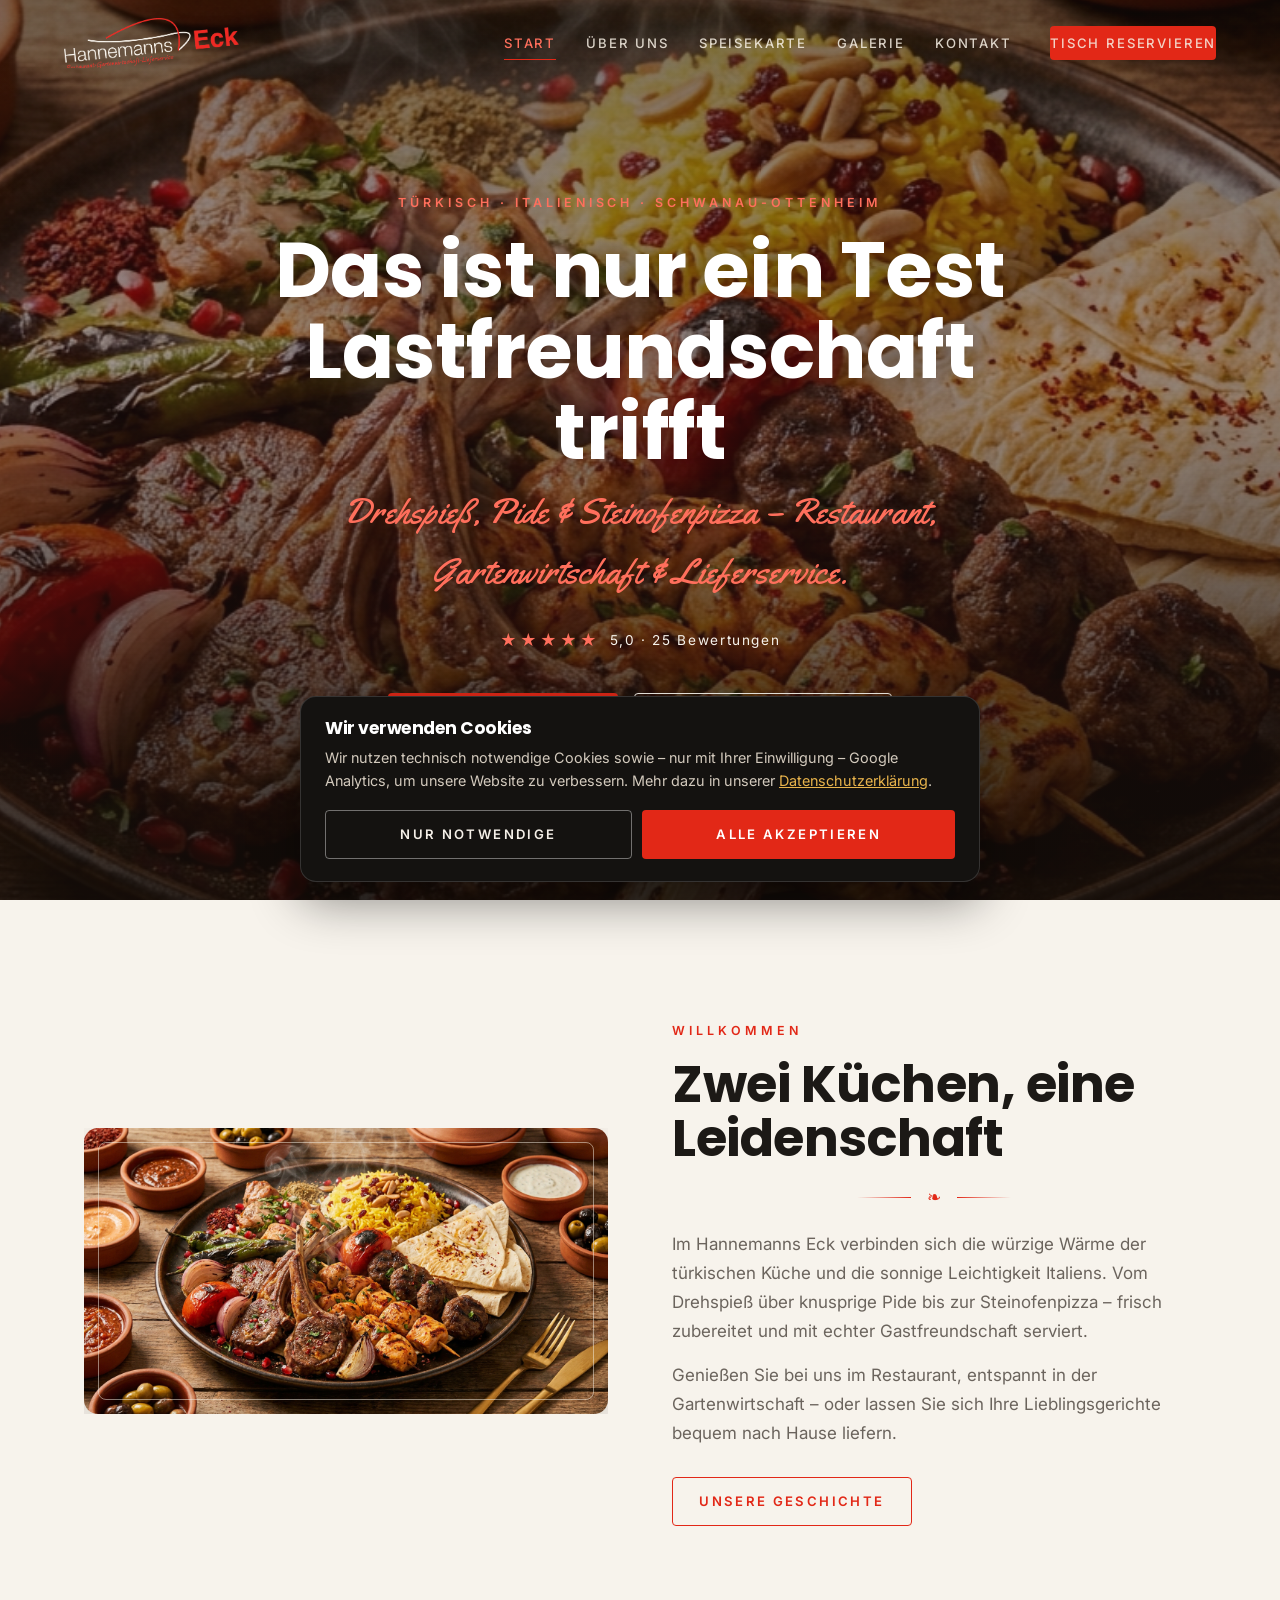
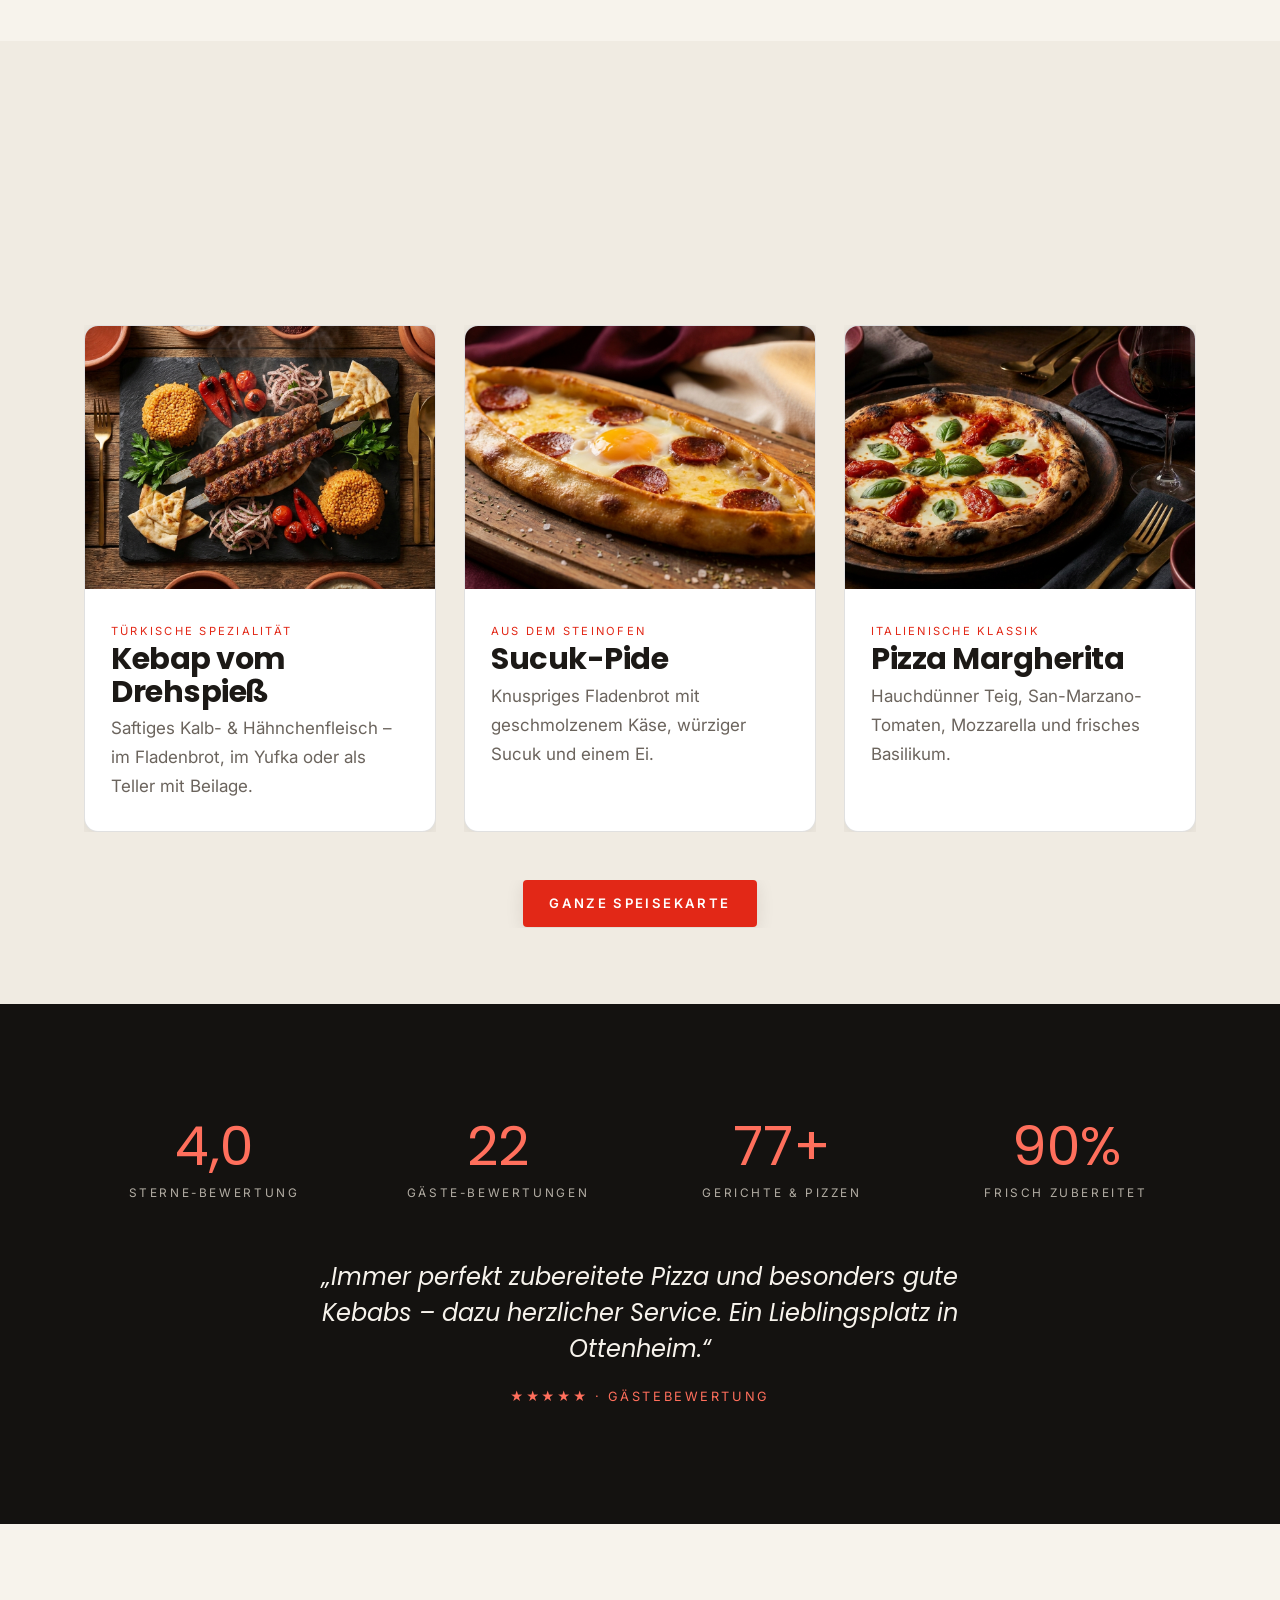
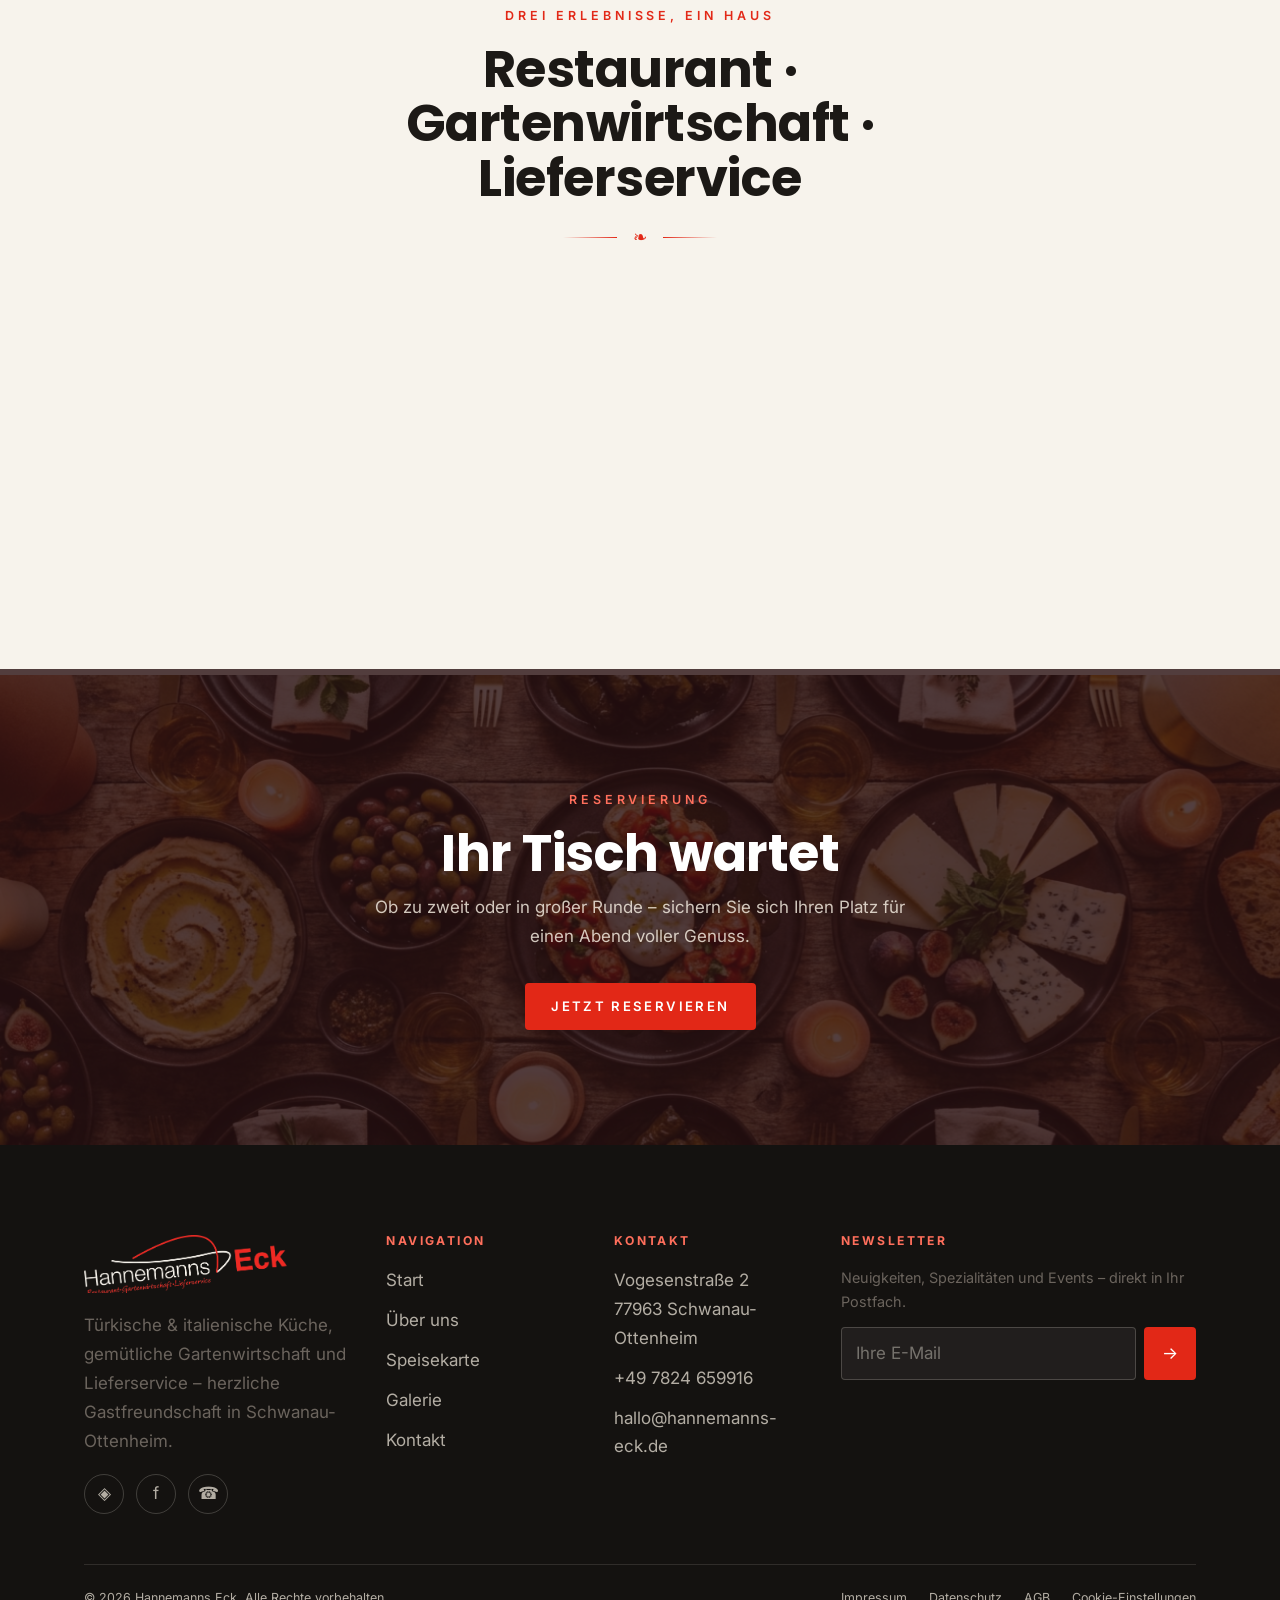
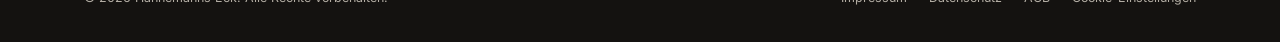
<file: index.html>
<!DOCTYPE html>
<html lang="de">
<head>
  <meta charset="UTF-8" />
  <script>document.documentElement.className += ' js';</script>
  <meta name="viewport" content="width=device-width, initial-scale=1.0" />
  <title>Hannemanns Eck – Türkische & Italienische Küche in Schwanau</title>
  <meta name="description" content="Hannemanns Eck in Schwanau-Ottenheim – türkische & italienische Küche: Kebap vom Drehspieß, Pide, Pizza aus dem Steinofen. Restaurant, Gartenwirtschaft & Lieferservice. 5,0/5 Sterne. Jetzt Tisch reservieren." />
  <link rel="canonical" href="https://www.hannemanns-eck.de/" />
  <meta name="theme-color" content="#141210" />
  <!-- Open Graph -->
  <meta property="og:type" content="restaurant" />
  <meta property="og:title" content="Hannemanns Eck – Türkische & Italienische Küche" />
  <meta property="og:description" content="Mediterrane Gastfreundschaft in Schwanau – vom Holzkohlegrill bis zur Steinofenpizza." />
  <meta property="og:locale" content="de_DE" />
  <meta property="og:image" content="assets/img/kebap.png" />
  <link rel="icon" href="data:image/svg+xml,%3Csvg xmlns='http://www.w3.org/2000/svg' viewBox='0 0 32 32'%3E%3Crect width='32' height='32' rx='6' fill='%23141210'/%3E%3Ctext x='16' y='23' font-size='18' text-anchor='middle' fill='%23e22817' font-family='Georgia'%3EH%3C/text%3E%3C/svg%3E" />
  <link rel="stylesheet" href="assets/css/style.css" />
  <!-- Strukturierte Daten: lokale Gastronomie -->
  <script type="application/ld+json">
  {
    "@context": "https://schema.org",
    "@type": "Restaurant",
    "name": "Hannemanns Eck",
    "servesCuisine": ["Türkisch"],
    "priceRange": "€€",
    "telephone": "+497824659916",
    "address": {
      "@type": "PostalAddress",
      "streetAddress": "Vogesenstraße 2",
      "postalCode": "77963",
      "addressLocality": "Schwanau",
      "addressCountry": "DE"
    },
    "image": "assets/img/kebap.png",
    "aggregateRating": { "@type": "AggregateRating", "ratingValue": "5", "bestRating": "5", "ratingCount": "25" },
    "openingHours": ["Tu-Th 11:00-22:00", "Fr-Sa 11:00-23:00", "Su 12:00-22:00"],
    "acceptsReservations": "True"
  }
  </script>
</head>
<body>
  <a class="skip-link" href="#main">Zum Inhalt springen</a>

  <!-- ============ Navigation ============ -->
  <header class="nav" id="nav">
    <a class="nav__brand" href="index.html" aria-label="Hannemanns Eck – Startseite"><img src="assets/img/logo-light.png" alt="Hannemanns Eck" /></a>
    <nav class="nav__links" aria-label="Hauptnavigation">
      <a href="index.html" aria-current="page">Start</a>
      <a href="ueber-uns.html">Über uns</a>
      <a href="speisekarte.html">Speisekarte</a>
      <a href="galerie.html">Galerie</a>
      <a href="kontakt.html">Kontakt</a>
      <a class="btn btn--gold nav__cta" href="reservierung.html">Tisch reservieren</a>
    </nav>
    <button class="nav__toggle" aria-label="Menü öffnen" aria-expanded="false" aria-controls="nav">
      <span></span><span></span><span></span>
    </button>
  </header>

  <main id="main">
    <!-- ============ Hero ============ -->
    <section class="hero">
      <div class="hero__bg" data-parallax="0.18"><img src="assets/img/grill.png" alt="Üppige gemischte Grillplatte mit Spezialitäten vom Drehspieß" fetchpriority="high" /></div>
      <div class="hero__inner">
        <span class="eyebrow on-dark" data-anim="1">Türkisch · Italienisch · Schwanau-Ottenheim</span>
        <h1 data-anim="2">Das ist nur ein Test<br>Lastfreundschaft trifft</h1>
        <p class="hero__sub" data-anim="3">Drehspieß, Pide & Steinofenpizza – Restaurant, Gartenwirtschaft & Lieferservice.</p>
        <div class="hero__rating" data-anim="3"><span class="stars">★★★★★</span> 5,0 · 25 Bewertungen</div>
        <div class="hero__actions" data-anim="4">
          <a class="btn btn--gold" href="reservierung.html">Tisch reservieren</a>
          <a class="btn btn--ghost" href="speisekarte.html">Speisekarte ansehen</a>
        </div>
      </div>
      <span class="scroll-cue">Entdecken</span>
    </section>

    <!-- ============ Intro / Philosophie ============ -->
    <section class="section">
      <div class="container split">
        <div class="split__media" data-reveal>
          <img src="assets/img/grill.png" alt="Üppige gemischte Grillplatte mit Lammkoteletts, Köfte und Hähnchenspießen" loading="lazy" />
          <span class="frame"></span>
        </div>
        <div data-reveal data-reveal-delay="1">
          <span class="eyebrow">Willkommen</span>
          <h2>Zwei Küchen, eine Leidenschaft</h2>
          <div class="script-divider">❧</div>
          <p>Im Hannemanns Eck verbinden sich die würzige Wärme der türkischen Küche und die sonnige Leichtigkeit Italiens. Vom Drehspieß über knusprige Pide bis zur Steinofenpizza – frisch zubereitet und mit echter Gastfreundschaft serviert.</p>
          <p style="margin-top:1rem">Genießen Sie bei uns im Restaurant, entspannt in der Gartenwirtschaft – oder lassen Sie sich Ihre Lieblingsgerichte bequem nach Hause liefern.</p>
          <a class="btn btn--outline" style="margin-top:1.8rem" href="ueber-uns.html">Unsere Geschichte</a>
        </div>
      </div>
    </section>

    <!-- ============ Signature-Gerichte ============ -->
    <section class="section section--tight" style="background:var(--bg-alt)">
      <div class="container">
        <div class="section-head" data-reveal>
          <span class="eyebrow">Signature-Gerichte</span>
          <h2>Aus Feuer & Tradition</h2>
          <div class="script-divider">❧</div>
        </div>
        <div class="cards">
          <article class="card" data-reveal>
            <div class="card__img"><img src="assets/img/kebap.png" alt="Kebap vom Drehspieß mit Salat und Fladenbrot" loading="lazy" /></div>
            <div class="card__body"><span class="card__tag">Türkische Spezialität</span><h3>Kebap vom Drehspieß</h3><p>Saftiges Kalb- & Hähnchenfleisch – im Fladenbrot, im Yufka oder als Teller mit Beilage.</p></div>
          </article>
          <article class="card" data-reveal data-reveal-delay="1">
            <div class="card__img"><img src="assets/img/pide.png" alt="Goldene Pide mit Sucuk, Käse und Ei" loading="lazy" /></div>
            <div class="card__body"><span class="card__tag">Aus dem Steinofen</span><h3>Sucuk-Pide</h3><p>Knuspriges Fladenbrot mit geschmolzenem Käse, würziger Sucuk und einem Ei.</p></div>
          </article>
          <article class="card" data-reveal data-reveal-delay="2">
            <div class="card__img"><img src="assets/img/pizza.png" alt="Holzofenpizza Margherita mit Mozzarella und frischem Basilikum" loading="lazy" /></div>
            <div class="card__body"><span class="card__tag">Italienische Klassik</span><h3>Pizza Margherita</h3><p>Hauchdünner Teig, San-Marzano-Tomaten, Mozzarella und frisches Basilikum.</p></div>
          </article>
        </div>
        <div class="text-center" style="margin-top:3rem" data-reveal><a class="btn btn--primary" href="speisekarte.html">Ganze Speisekarte</a></div>
      </div>
    </section>

    <!-- ============ Bewertungen / Stats ============ -->
    <section class="section section--dark">
      <div class="container">
        <div class="stats">
          <div class="stat" data-reveal><div class="stat__num"><span data-count="5" data-suffix=",0">5,0</span></div><div class="stat__label">Sterne-Bewertung</div></div>
          <div class="stat" data-reveal data-reveal-delay="1"><div class="stat__num"><span data-count="25" data-suffix="">25</span></div><div class="stat__label">Gäste-Bewertungen</div></div>
          <div class="stat" data-reveal data-reveal-delay="2"><div class="stat__num"><span data-count="85" data-suffix="+">85+</span></div><div class="stat__label">Gerichte & Pizzen</div></div>
          <div class="stat" data-reveal data-reveal-delay="3"><div class="stat__num"><span data-count="100" data-suffix="%">100%</span></div><div class="stat__label">Frisch zubereitet</div></div>
        </div>
        <blockquote class="text-center" style="max-width:720px;margin:3.5rem auto 0" data-reveal>
          <p style="font-family:var(--font-serif);font-style:italic;font-size:1.5rem;color:var(--cream);line-height:1.5">„Immer perfekt zubereitete Pizza und besonders gute Kebabs – dazu herzlicher Service. Ein Lieblingsplatz in Ottenheim.“</p>
          <span style="display:block;margin-top:1.2rem;color:var(--gold-bright);letter-spacing:0.2em;font-size:0.8rem;text-transform:uppercase">★★★★★ · Gästebewertung</span>
        </blockquote>
      </div>
    </section>

    <!-- ============ Konzept ============ -->
    <section class="section section--tight">
      <div class="container">
        <div class="section-head" data-reveal>
          <span class="eyebrow">Drei Erlebnisse, ein Haus</span>
          <h2>Restaurant · Gartenwirtschaft · Lieferservice</h2>
          <div class="script-divider">❧</div>
        </div>
        <div class="concept">
          <div class="concept__item" data-reveal><div class="concept__ic">🍽️</div><h3>Restaurant</h3><p>Gemütlich speisen im Hannemanns Eck – türkische Spezialitäten und italienische Klassiker, frisch zubereitet.</p></div>
          <div class="concept__item" data-reveal data-reveal-delay="1"><div class="concept__ic">🌿</div><h3>Gartenwirtschaft</h3><p>An schönen Tagen draußen genießen – entspannt unter freiem Himmel in unserer Gartenwirtschaft.</p></div>
          <div class="concept__item" data-reveal data-reveal-delay="2"><div class="concept__ic">🛵</div><h3>Lieferservice</h3><p>Lieber zu Hause? Wir liefern Ihre Lieblingsgerichte frisch und warm – in Schwanau und Umgebung.</p></div>
        </div>
      </div>
    </section>

    <!-- ============ CTA-Band ============ -->
    <section class="section cta-band">
      <div class="cta-band__bg" data-parallax="0.12"><img src="assets/img/mezze.png" alt="Reich gedeckte Tafel mit Mezze und Antipasti" loading="lazy" /></div>
      <div class="container" data-reveal>
        <span class="eyebrow on-dark">Reservierung</span>
        <h2>Ihr Tisch wartet</h2>
        <p>Ob zu zweit oder in großer Runde – sichern Sie sich Ihren Platz für einen Abend voller Genuss.</p>
        <a class="btn btn--gold" href="reservierung.html">Jetzt reservieren</a>
      </div>
    </section>
  </main>

  <!-- ============ Footer (FOOTER_PLACEHOLDER) ============ -->
  <footer class="footer">
    <div class="container">
      <div class="footer__grid">
        <div class="footer__brand">
          <img src="assets/img/logo-light.png" alt="Hannemanns Eck" style="height:58px;width:auto" />
          <p style="margin-top:18px;max-width:280px">Türkische & italienische Küche, gemütliche Gartenwirtschaft und Lieferservice – herzliche Gastfreundschaft in Schwanau-Ottenheim.</p>
          <div class="socials" style="margin-top:18px">
            <a href="#" aria-label="Instagram">◈</a>
            <a href="#" aria-label="Facebook">f</a>
            <a href="https://wa.me/497824659916" aria-label="WhatsApp">☎</a>
          </div>
        </div>
        <div>
          <h4>Navigation</h4>
          <ul class="footer__links">
            <li><a href="index.html">Start</a></li>
            <li><a href="ueber-uns.html">Über uns</a></li>
            <li><a href="speisekarte.html">Speisekarte</a></li>
            <li><a href="galerie.html">Galerie</a></li>
            <li><a href="kontakt.html">Kontakt</a></li>
          </ul>
        </div>
        <div>
          <h4>Kontakt</h4>
          <ul class="footer__links">
            <li><a href="https://www.openstreetmap.org/search?query=Vogesenstraße%202%2077963%20Schwanau" target="_blank" rel="noopener">Vogesenstraße 2<br>77963 Schwanau-Ottenheim</a></li>
            <li><a href="tel:+497824659916">+49 7824 659916</a></li>
            <li><a href="mailto:hallo@hannemanns-eck.de">hallo@hannemanns-eck.de</a></li>
          </ul>
        </div>
        <div>
          <h4>Newsletter</h4>
          <p style="font-size:0.9rem">Neuigkeiten, Spezialitäten und Events – direkt in Ihr Postfach.</p>
          <form class="newsletter" data-confirm="news-success" novalidate>
      <!-- Spamschutz (Honeypot) - von Menschen unsichtbar -->
      <input type="text" name="_gotcha" tabindex="-1" autocomplete="off" aria-hidden="true" style="position:absolute;left:-9999px;width:1px;height:1px;opacity:0" />
            <input type="email" name="email" required placeholder="Ihre E-Mail" aria-label="E-Mail für Newsletter" />
            <button type="submit" aria-label="Abonnieren">→</button>
          </form>
          <div class="form-success" id="news-success" role="status" aria-live="polite" style="margin-top:12px;font-size:0.86rem"><strong>Willkommen!</strong> Bitte bestätigen Sie Ihre Anmeldung.</div>
        </div>
      </div>
      <div class="footer__bottom">
        <span>© <span data-year>2026</span> Hannemanns Eck. Alle Rechte vorbehalten.</span>
        <span>
          <a href="impressum.html">Impressum</a>
          <a href="datenschutz.html">Datenschutz</a>
          <a href="agb.html">AGB</a>
          <a href="#" data-cookie-settings>Cookie-Einstellungen</a>
        </span>
      </div>
    </div>
  </footer>

  <script src="assets/js/main.js" defer></script>
</body>
</html>
</file>
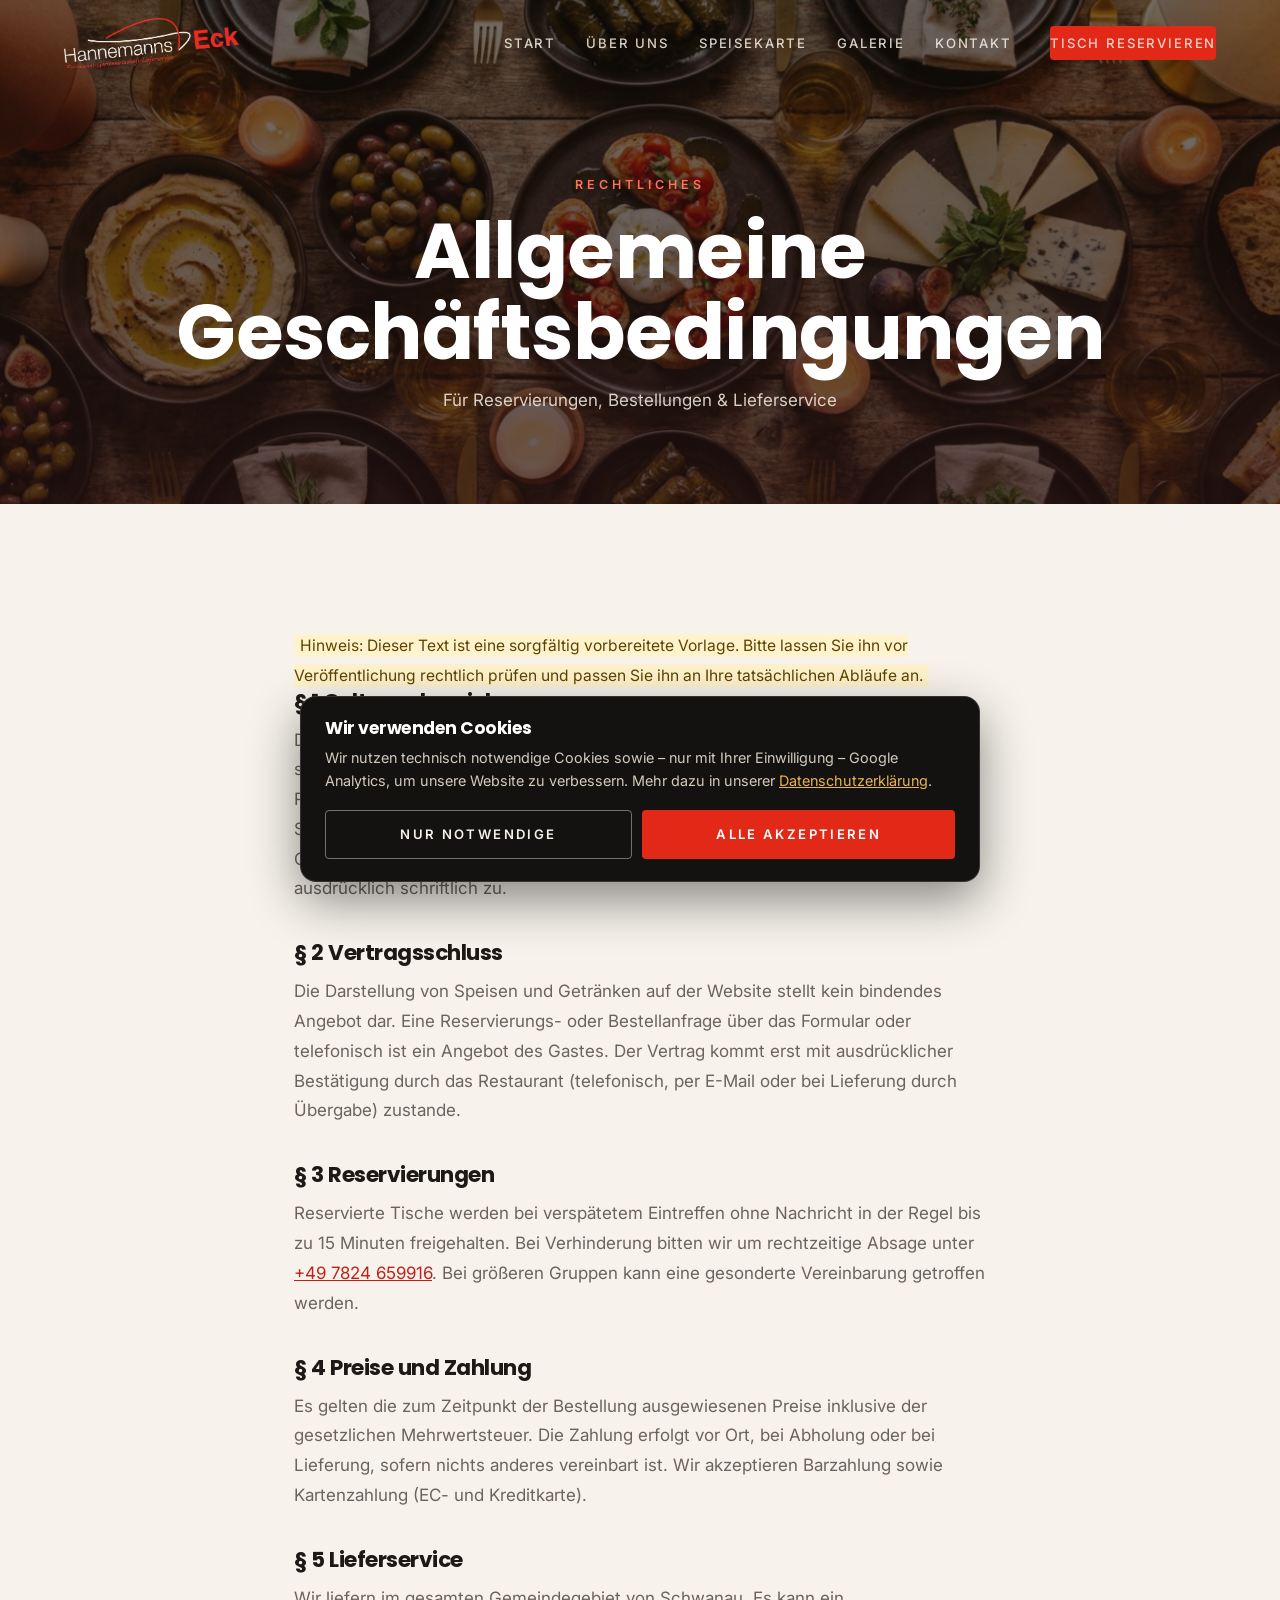
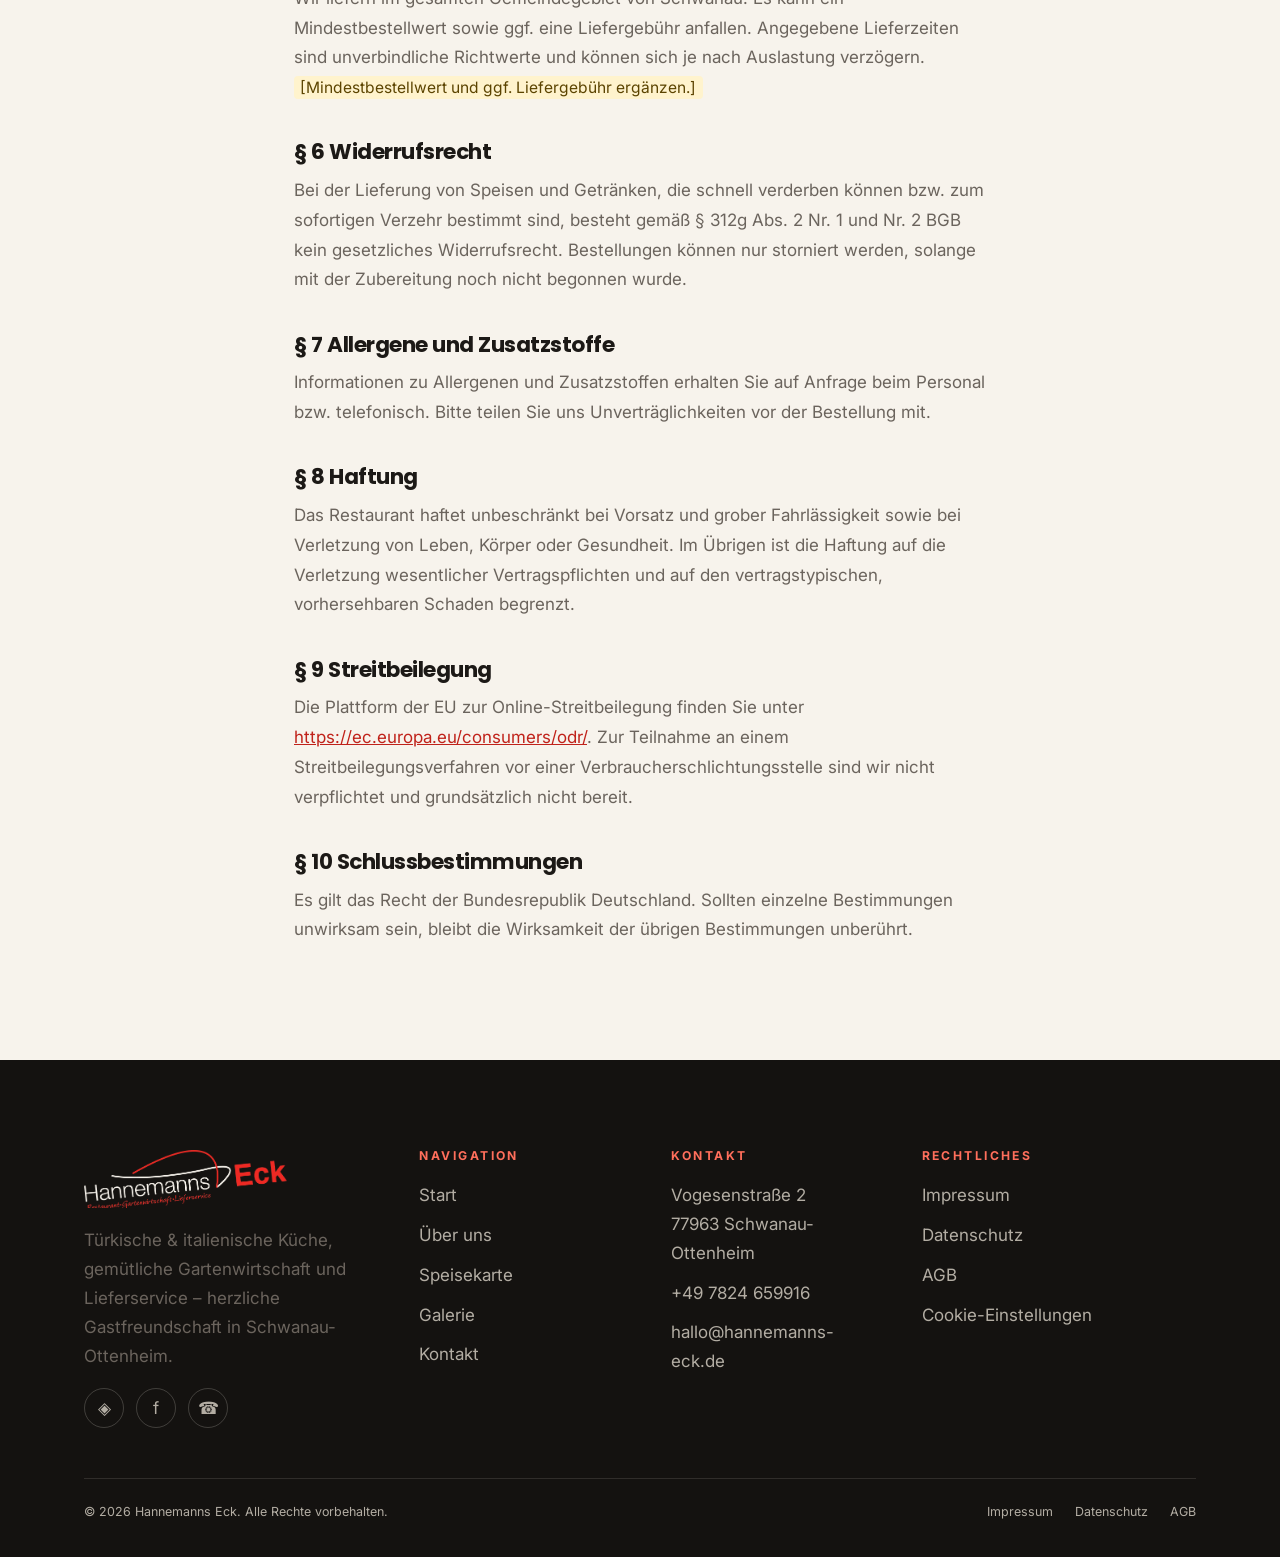
<file: agb.html>
<!DOCTYPE html>
<html lang="de">
<head>
  <meta charset="UTF-8" />
  <script>document.documentElement.className += ' js';</script>
  <meta name="viewport" content="width=device-width, initial-scale=1.0" />
  <title>AGB – Hannemanns Eck, Schwanau</title>
  <meta name="description" content="Allgemeine Geschäftsbedingungen des Hannemanns Eck für Reservierungen, Bestellungen und Lieferservice." />
  <link rel="canonical" href="https://www.hannemanns-eck.de/agb.html" />
  <meta name="theme-color" content="#141210" />
  <link rel="icon" href="data:image/svg+xml,%3Csvg xmlns='http://www.w3.org/2000/svg' viewBox='0 0 32 32'%3E%3Crect width='32' height='32' rx='6' fill='%23141210'/%3E%3Ctext x='16' y='23' font-size='18' text-anchor='middle' fill='%23e22817' font-family='Georgia'%3EH%3C/text%3E%3C/svg%3E" />
  <link rel="stylesheet" href="assets/css/style.css" />
</head>
<body>
  <a class="skip-link" href="#main">Zum Inhalt springen</a>
  <header class="nav" id="nav">
    <a class="nav__brand" href="index.html" aria-label="Hannemanns Eck – Startseite"><img src="assets/img/logo-light.png" alt="Hannemanns Eck" /></a>
    <nav class="nav__links" aria-label="Hauptnavigation">
      <a href="index.html">Start</a>
      <a href="ueber-uns.html">Über uns</a>
      <a href="speisekarte.html">Speisekarte</a>
      <a href="galerie.html">Galerie</a>
      <a href="kontakt.html">Kontakt</a>
      <a class="btn btn--gold nav__cta" href="reservierung.html">Tisch reservieren</a>
    </nav>
    <button class="nav__toggle" aria-label="Menü öffnen" aria-expanded="false" aria-controls="nav"><span></span><span></span><span></span></button>
  </header>

  <main id="main">
    <section class="pagehero">
      <div class="pagehero__bg" data-parallax="0.16"><img src="assets/img/mezze.png" alt="" fetchpriority="high" /></div>
      <div class="pagehero__inner"><span class="eyebrow on-dark">Rechtliches</span><h1>Allgemeine Geschäftsbedingungen</h1><p>Für Reservierungen, Bestellungen & Lieferservice</p></div>
    </section>

    <section class="section">
      <div class="container legal" style="max-width:820px">
        <p><mark>Hinweis: Dieser Text ist eine sorgfältig vorbereitete Vorlage. Bitte lassen Sie ihn vor Veröffentlichung rechtlich prüfen und passen Sie ihn an Ihre tatsächlichen Abläufe an.</mark></p>

        <h2>§ 1 Geltungsbereich</h2>
        <p>
          Diese Allgemeinen Geschäftsbedingungen (AGB) gelten für Tischreservierungen sowie für Bestellungen von
          Speisen und Getränken zur Abholung oder Lieferung beim Restaurant Hannemanns Eck, Inhaberin Aliye Gorur,
          Vogesenstraße 2, 77963 Schwanau-Ottenheim (nachfolgend „Restaurant“). Abweichende Bedingungen des Gastes
          werden nicht anerkannt, es sei denn, das Restaurant stimmt ihrer Geltung ausdrücklich schriftlich zu.
        </p>

        <h2>§ 2 Vertragsschluss</h2>
        <p>
          Die Darstellung von Speisen und Getränken auf der Website stellt kein bindendes Angebot dar. Eine
          Reservierungs- oder Bestellanfrage über das Formular oder telefonisch ist ein Angebot des Gastes. Der Vertrag
          kommt erst mit ausdrücklicher Bestätigung durch das Restaurant (telefonisch, per E-Mail oder bei Lieferung
          durch Übergabe) zustande.
        </p>

        <h2>§ 3 Reservierungen</h2>
        <p>
          Reservierte Tische werden bei verspätetem Eintreffen ohne Nachricht in der Regel bis zu 15 Minuten
          freigehalten. Bei Verhinderung bitten wir um rechtzeitige Absage unter <a href="tel:+497824659916">+49 7824 659916</a>.
          Bei größeren Gruppen kann eine gesonderte Vereinbarung getroffen werden.
        </p>

        <h2>§ 4 Preise und Zahlung</h2>
        <p>
          Es gelten die zum Zeitpunkt der Bestellung ausgewiesenen Preise inklusive der gesetzlichen Mehrwertsteuer.
          Die Zahlung erfolgt vor Ort, bei Abholung oder bei Lieferung, sofern nichts anderes vereinbart ist.
          Wir akzeptieren Barzahlung sowie Kartenzahlung (EC- und Kreditkarte).
        </p>

        <h2>§ 5 Lieferservice</h2>
        <p>
          Wir liefern im gesamten Gemeindegebiet von Schwanau. Es kann ein Mindestbestellwert sowie ggf. eine
          Liefergebühr anfallen. Angegebene Lieferzeiten sind unverbindliche Richtwerte und können sich je nach
          Auslastung verzögern.<br>
          <mark>[Mindestbestellwert und ggf. Liefergebühr ergänzen.]</mark>
        </p>

        <h2>§ 6 Widerrufsrecht</h2>
        <p>
          Bei der Lieferung von Speisen und Getränken, die schnell verderben können bzw. zum sofortigen Verzehr
          bestimmt sind, besteht gemäß § 312g Abs. 2 Nr. 1 und Nr. 2 BGB kein gesetzliches Widerrufsrecht. Bestellungen
          können nur storniert werden, solange mit der Zubereitung noch nicht begonnen wurde.
        </p>

        <h2>§ 7 Allergene und Zusatzstoffe</h2>
        <p>
          Informationen zu Allergenen und Zusatzstoffen erhalten Sie auf Anfrage beim Personal bzw. telefonisch.
          Bitte teilen Sie uns Unverträglichkeiten vor der Bestellung mit.
        </p>

        <h2>§ 8 Haftung</h2>
        <p>
          Das Restaurant haftet unbeschränkt bei Vorsatz und grober Fahrlässigkeit sowie bei Verletzung von Leben,
          Körper oder Gesundheit. Im Übrigen ist die Haftung auf die Verletzung wesentlicher Vertragspflichten und auf
          den vertragstypischen, vorhersehbaren Schaden begrenzt.
        </p>

        <h2>§ 9 Streitbeilegung</h2>
        <p>
          Die Plattform der EU zur Online-Streitbeilegung finden Sie unter
          <a href="https://ec.europa.eu/consumers/odr/" target="_blank" rel="noopener">https://ec.europa.eu/consumers/odr/</a>.
          Zur Teilnahme an einem Streitbeilegungsverfahren vor einer Verbraucherschlichtungsstelle sind wir nicht
          verpflichtet und grundsätzlich nicht bereit.
        </p>

        <h2>§ 10 Schlussbestimmungen</h2>
        <p>
          Es gilt das Recht der Bundesrepublik Deutschland. Sollten einzelne Bestimmungen unwirksam sein, bleibt die
          Wirksamkeit der übrigen Bestimmungen unberührt.
        </p>
      </div>
    </section>
  </main>

  <!-- ============ Footer (FOOTER_PLACEHOLDER) ============ -->
  <footer class="footer">
    <div class="container">
      <div class="footer__grid">
        <div class="footer__brand">
          <img src="assets/img/logo-light.png" alt="Hannemanns Eck" style="height:58px;width:auto" />
          <p style="margin-top:18px;max-width:280px">Türkische & italienische Küche, gemütliche Gartenwirtschaft und Lieferservice – herzliche Gastfreundschaft in Schwanau-Ottenheim.</p>
          <div class="socials" style="margin-top:18px">
            <a href="#" aria-label="Instagram">◈</a>
            <a href="#" aria-label="Facebook">f</a>
            <a href="https://wa.me/497824659916" aria-label="WhatsApp">☎</a>
          </div>
        </div>
        <div>
          <h4>Navigation</h4>
          <ul class="footer__links">
            <li><a href="index.html">Start</a></li>
            <li><a href="ueber-uns.html">Über uns</a></li>
            <li><a href="speisekarte.html">Speisekarte</a></li>
            <li><a href="galerie.html">Galerie</a></li>
            <li><a href="kontakt.html">Kontakt</a></li>
          </ul>
        </div>
        <div>
          <h4>Kontakt</h4>
          <ul class="footer__links">
            <li><a href="https://www.openstreetmap.org/search?query=Vogesenstraße%202%2077963%20Schwanau" target="_blank" rel="noopener">Vogesenstraße 2<br>77963 Schwanau-Ottenheim</a></li>
            <li><a href="tel:+497824659916">+49 7824 659916</a></li>
            <li><a href="mailto:hallo@hannemanns-eck.de">hallo@hannemanns-eck.de</a></li>
          </ul>
        </div>
        <div>
          <h4>Rechtliches</h4>
          <ul class="footer__links">
            <li><a href="impressum.html">Impressum</a></li>
            <li><a href="datenschutz.html">Datenschutz</a></li>
            <li><a href="agb.html">AGB</a></li>
            <li><a href="#" data-cookie-settings>Cookie-Einstellungen</a></li>
          </ul>
        </div>
      </div>
      <div class="footer__bottom">
        <span>© <span data-year>2026</span> Hannemanns Eck. Alle Rechte vorbehalten.</span>
        <span>
          <a href="impressum.html">Impressum</a>
          <a href="datenschutz.html">Datenschutz</a>
          <a href="agb.html">AGB</a>
        </span>
      </div>
    </div>
  </footer>

  <script src="assets/js/main.js" defer></script>
</body>
</html>
</file>
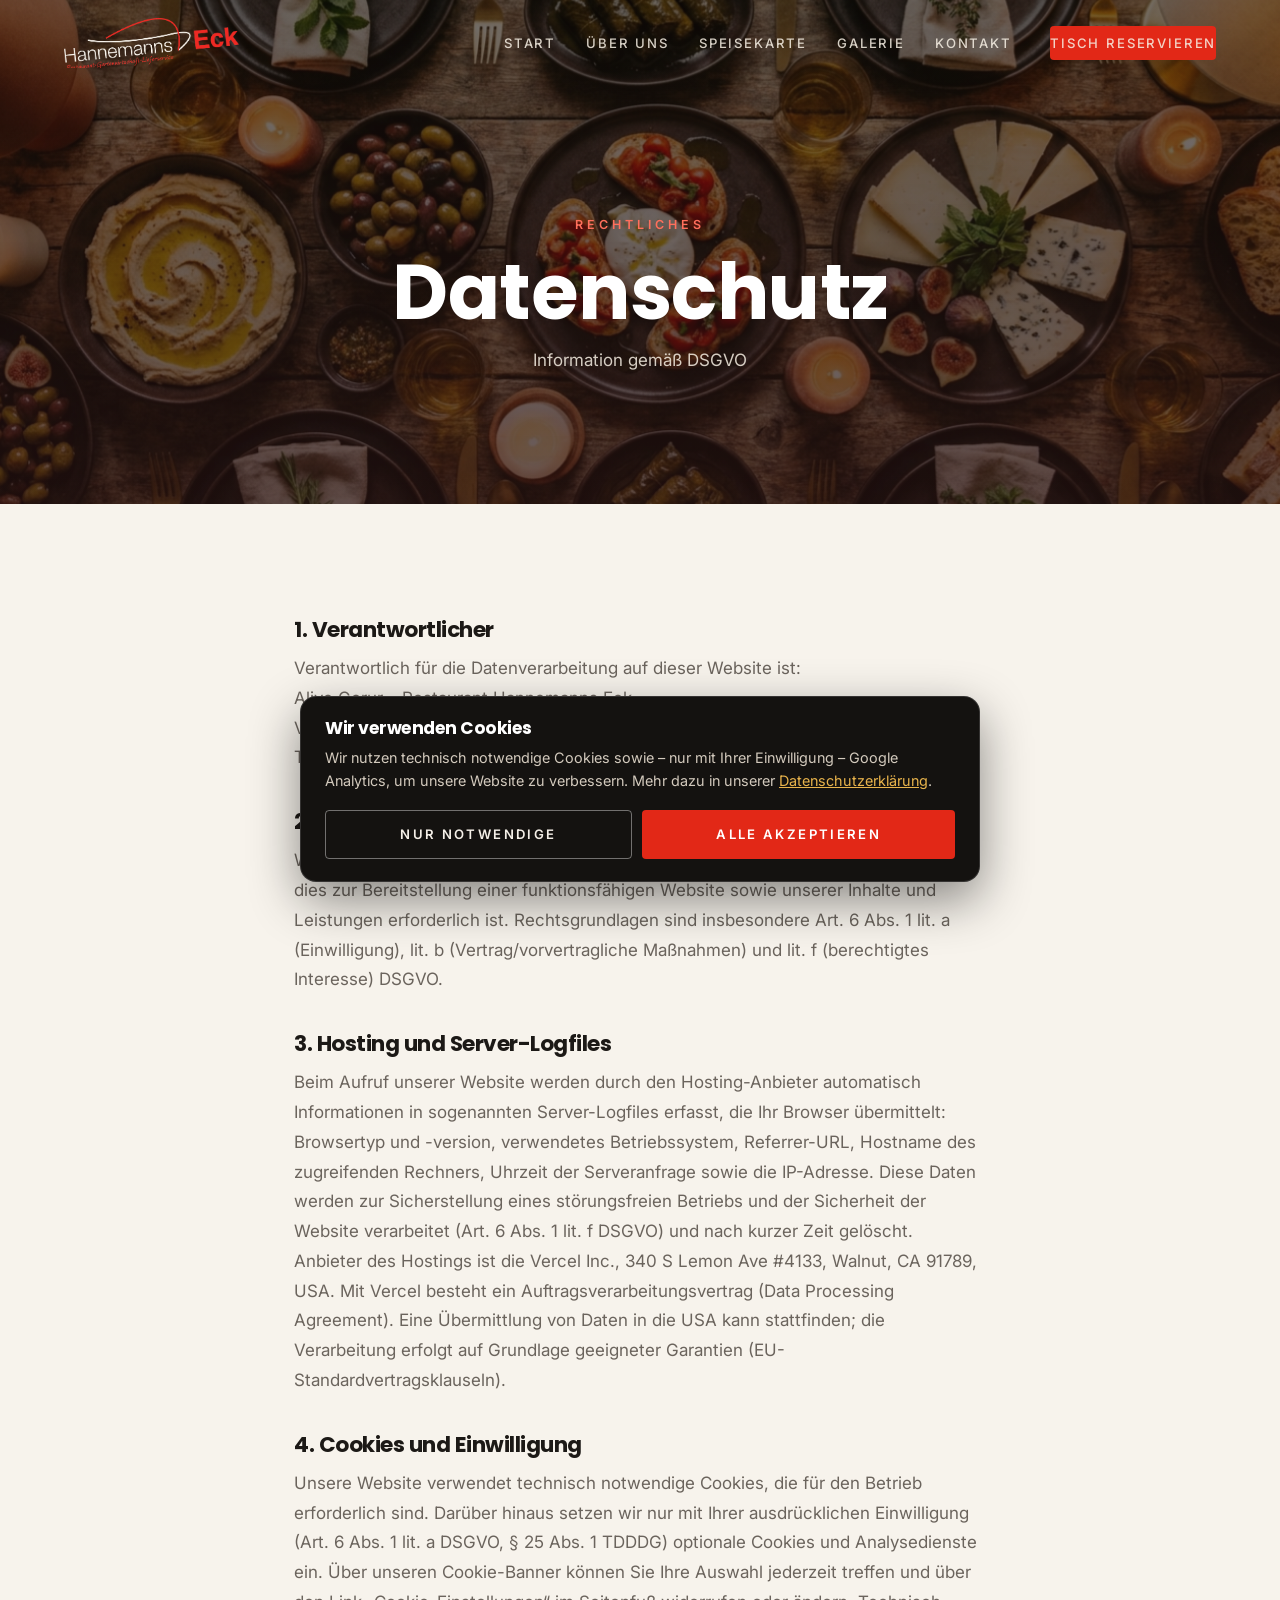
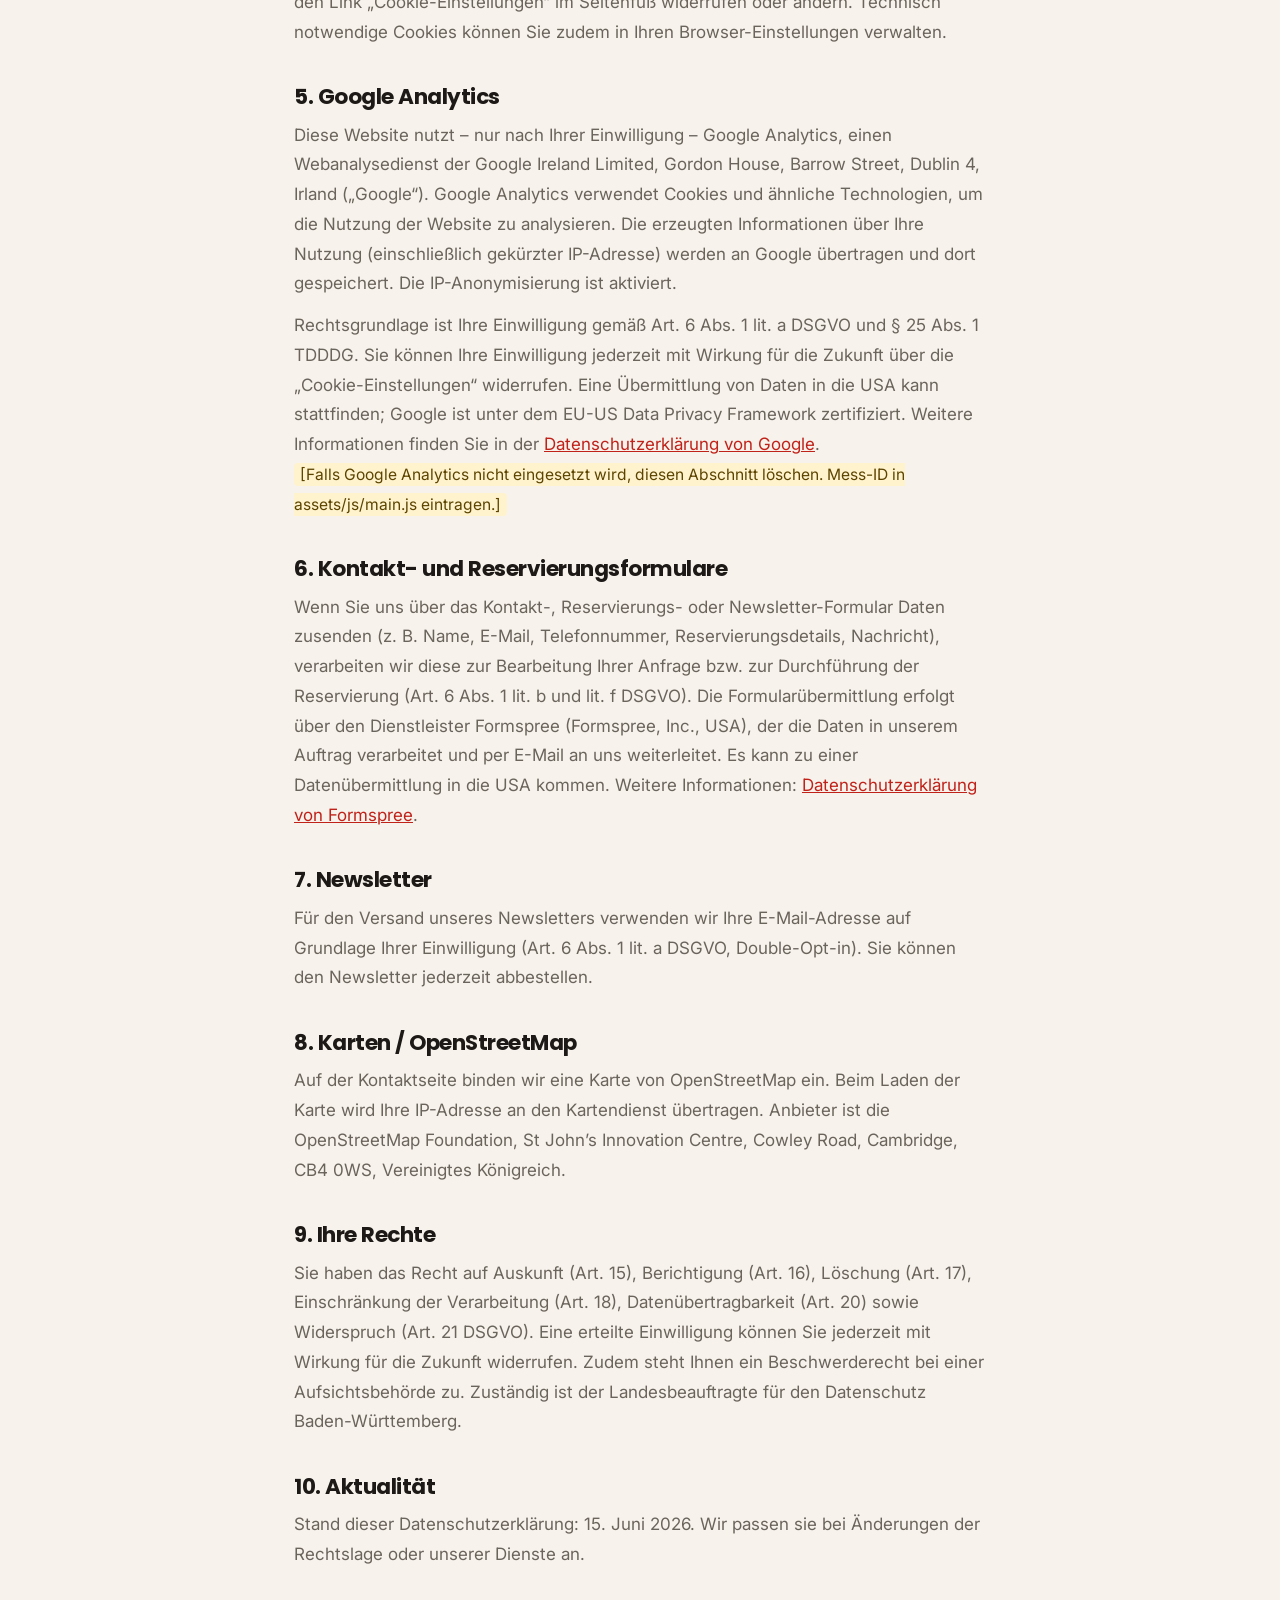
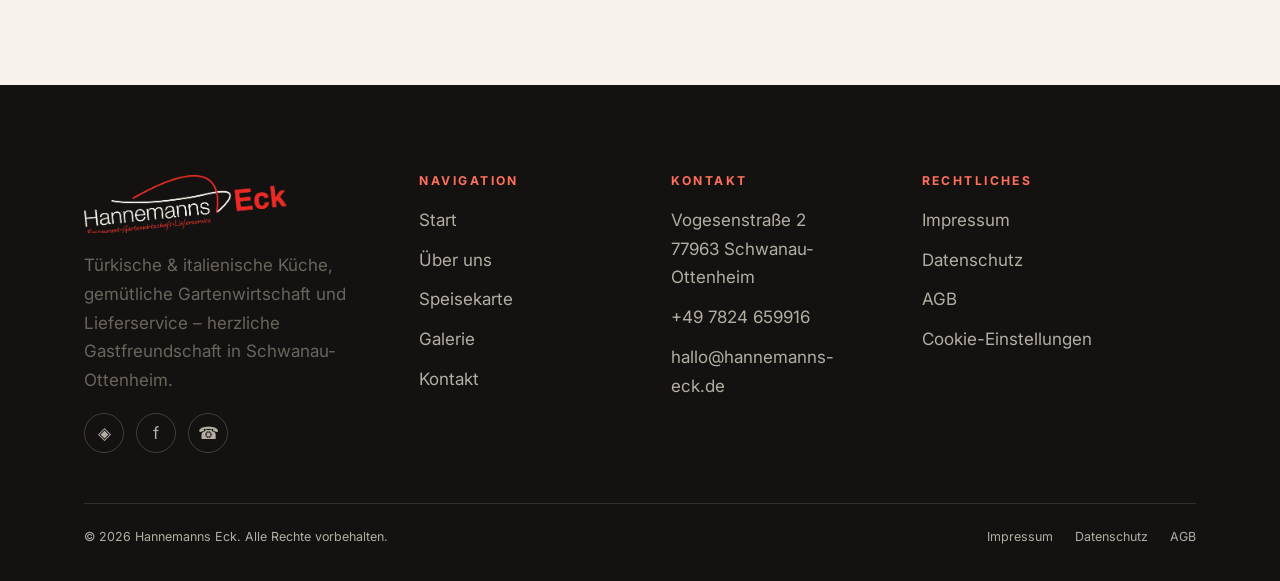
<file: datenschutz.html>
<!DOCTYPE html>
<html lang="de">
<head>
  <meta charset="UTF-8" />
  <script>document.documentElement.className += ' js';</script>
  <meta name="viewport" content="width=device-width, initial-scale=1.0" />
  <title>Datenschutzerklärung – Hannemanns Eck, Schwanau</title>
  <meta name="description" content="Datenschutzerklärung des Hannemanns Eck – Informationen zur Verarbeitung personenbezogener Daten gemäß DSGVO." />
  <link rel="canonical" href="https://www.hannemanns-eck.de/datenschutz.html" />
  <meta name="theme-color" content="#141210" />
  <link rel="icon" href="data:image/svg+xml,%3Csvg xmlns='http://www.w3.org/2000/svg' viewBox='0 0 32 32'%3E%3Crect width='32' height='32' rx='6' fill='%23141210'/%3E%3Ctext x='16' y='23' font-size='18' text-anchor='middle' fill='%23e22817' font-family='Georgia'%3EH%3C/text%3E%3C/svg%3E" />
  <link rel="stylesheet" href="assets/css/style.css" />
</head>
<body>
  <a class="skip-link" href="#main">Zum Inhalt springen</a>
  <header class="nav" id="nav">
    <a class="nav__brand" href="index.html" aria-label="Hannemanns Eck – Startseite"><img src="assets/img/logo-light.png" alt="Hannemanns Eck" /></a>
    <nav class="nav__links" aria-label="Hauptnavigation">
      <a href="index.html">Start</a>
      <a href="ueber-uns.html">Über uns</a>
      <a href="speisekarte.html">Speisekarte</a>
      <a href="galerie.html">Galerie</a>
      <a href="kontakt.html">Kontakt</a>
      <a class="btn btn--gold nav__cta" href="reservierung.html">Tisch reservieren</a>
    </nav>
    <button class="nav__toggle" aria-label="Menü öffnen" aria-expanded="false" aria-controls="nav"><span></span><span></span><span></span></button>
  </header>

  <main id="main">
    <section class="pagehero">
      <div class="pagehero__bg" data-parallax="0.16"><img src="assets/img/mezze.png" alt="" fetchpriority="high" /></div>
      <div class="pagehero__inner"><span class="eyebrow on-dark">Rechtliches</span><h1>Datenschutz</h1><p>Information gemäß DSGVO</p></div>
    </section>

    <section class="section">
      <div class="container legal" style="max-width:820px">
        <h2>1. Verantwortlicher</h2>
        <p>
          Verantwortlich für die Datenverarbeitung auf dieser Website ist:<br>
          Aliye Gorur – Restaurant Hannemanns Eck<br>
          Vogesenstraße 2, 77963 Schwanau-Ottenheim<br>
          Telefon: <a href="tel:+497824659916">+49 7824 659916</a> · E-Mail: <a href="mailto:hallo@hannemanns-eck.de">hallo@hannemanns-eck.de</a>
        </p>

        <h2>2. Allgemeines zur Datenverarbeitung</h2>
        <p>
          Wir verarbeiten personenbezogene Daten unserer Nutzer grundsätzlich nur, soweit dies zur Bereitstellung
          einer funktionsfähigen Website sowie unserer Inhalte und Leistungen erforderlich ist. Rechtsgrundlagen sind
          insbesondere Art. 6 Abs. 1 lit. a (Einwilligung), lit. b (Vertrag/vorvertragliche Maßnahmen) und lit. f
          (berechtigtes Interesse) DSGVO.
        </p>

        <h2>3. Hosting und Server-Logfiles</h2>
        <p>
          Beim Aufruf unserer Website werden durch den Hosting-Anbieter automatisch Informationen in sogenannten
          Server-Logfiles erfasst, die Ihr Browser übermittelt: Browsertyp und -version, verwendetes Betriebssystem,
          Referrer-URL, Hostname des zugreifenden Rechners, Uhrzeit der Serveranfrage sowie die IP-Adresse. Diese Daten
          werden zur Sicherstellung eines störungsfreien Betriebs und der Sicherheit der Website verarbeitet
          (Art. 6 Abs. 1 lit. f DSGVO) und nach kurzer Zeit gelöscht.<br>
          Anbieter des Hostings ist die Vercel Inc., 340 S Lemon Ave #4133, Walnut, CA 91789, USA. Mit Vercel besteht ein
          Auftragsverarbeitungsvertrag (Data Processing Agreement). Eine Übermittlung von Daten in die USA kann
          stattfinden; die Verarbeitung erfolgt auf Grundlage geeigneter Garantien (EU-Standardvertragsklauseln).
        </p>

        <h2>4. Cookies und Einwilligung</h2>
        <p>
          Unsere Website verwendet technisch notwendige Cookies, die für den Betrieb erforderlich sind. Darüber hinaus
          setzen wir nur mit Ihrer ausdrücklichen Einwilligung (Art. 6 Abs. 1 lit. a DSGVO, § 25 Abs. 1 TDDDG) optionale
          Cookies und Analysedienste ein. Über unseren Cookie-Banner können Sie Ihre Auswahl jederzeit treffen und
          über den Link „Cookie-Einstellungen“ im Seitenfuß widerrufen oder ändern. Technisch notwendige Cookies
          können Sie zudem in Ihren Browser-Einstellungen verwalten.
        </p>

        <h2>5. Google Analytics</h2>
        <p>
          Diese Website nutzt – nur nach Ihrer Einwilligung – Google Analytics, einen Webanalysedienst der Google
          Ireland Limited, Gordon House, Barrow Street, Dublin 4, Irland („Google“). Google Analytics verwendet Cookies
          und ähnliche Technologien, um die Nutzung der Website zu analysieren. Die erzeugten Informationen über Ihre
          Nutzung (einschließlich gekürzter IP-Adresse) werden an Google übertragen und dort gespeichert. Die
          IP-Anonymisierung ist aktiviert.
        </p>
        <p>
          Rechtsgrundlage ist Ihre Einwilligung gemäß Art. 6 Abs. 1 lit. a DSGVO und § 25 Abs. 1 TDDDG. Sie können
          Ihre Einwilligung jederzeit mit Wirkung für die Zukunft über die „Cookie-Einstellungen“ widerrufen. Eine
          Übermittlung von Daten in die USA kann stattfinden; Google ist unter dem EU-US Data Privacy Framework
          zertifiziert. Weitere Informationen finden Sie in der
          <a href="https://policies.google.com/privacy" target="_blank" rel="noopener">Datenschutzerklärung von Google</a>.<br>
          <mark>[Falls Google Analytics nicht eingesetzt wird, diesen Abschnitt löschen. Mess-ID in assets/js/main.js eintragen.]</mark>
        </p>

        <h2>6. Kontakt- und Reservierungsformulare</h2>
        <p>
          Wenn Sie uns über das Kontakt-, Reservierungs- oder Newsletter-Formular Daten zusenden (z. B. Name, E-Mail,
          Telefonnummer, Reservierungsdetails, Nachricht), verarbeiten wir diese zur Bearbeitung Ihrer Anfrage bzw. zur
          Durchführung der Reservierung (Art. 6 Abs. 1 lit. b und lit. f DSGVO). Die Formularübermittlung erfolgt über
          den Dienstleister Formspree (Formspree, Inc., USA), der die Daten in unserem Auftrag verarbeitet und per
          E-Mail an uns weiterleitet. Es kann zu einer Datenübermittlung in die USA kommen. Weitere Informationen:
          <a href="https://formspree.io/legal/privacy-policy/" target="_blank" rel="noopener">Datenschutzerklärung von Formspree</a>.
        </p>

        <h2>7. Newsletter</h2>
        <p>
          Für den Versand unseres Newsletters verwenden wir Ihre E-Mail-Adresse auf Grundlage Ihrer Einwilligung
          (Art. 6 Abs. 1 lit. a DSGVO, Double-Opt-in). Sie können den Newsletter jederzeit abbestellen.
        </p>

        <h2>8. Karten / OpenStreetMap</h2>
        <p>
          Auf der Kontaktseite binden wir eine Karte von OpenStreetMap ein. Beim Laden der Karte wird Ihre IP-Adresse
          an den Kartendienst übertragen. Anbieter ist die OpenStreetMap Foundation, St John’s Innovation Centre,
          Cowley Road, Cambridge, CB4 0WS, Vereinigtes Königreich.
        </p>

        <h2>9. Ihre Rechte</h2>
        <p>
          Sie haben das Recht auf Auskunft (Art. 15), Berichtigung (Art. 16), Löschung (Art. 17), Einschränkung der
          Verarbeitung (Art. 18), Datenübertragbarkeit (Art. 20) sowie Widerspruch (Art. 21 DSGVO). Eine erteilte
          Einwilligung können Sie jederzeit mit Wirkung für die Zukunft widerrufen. Zudem steht Ihnen ein
          Beschwerderecht bei einer Aufsichtsbehörde zu. Zuständig ist der Landesbeauftragte für den Datenschutz
          Baden-Württemberg.
        </p>

        <h2>10. Aktualität</h2>
        <p>Stand dieser Datenschutzerklärung: 15. Juni 2026. Wir passen sie bei Änderungen der Rechtslage oder unserer Dienste an.</p>
      </div>
    </section>
  </main>

  <!-- ============ Footer (FOOTER_PLACEHOLDER) ============ -->
  <footer class="footer">
    <div class="container">
      <div class="footer__grid">
        <div class="footer__brand">
          <img src="assets/img/logo-light.png" alt="Hannemanns Eck" style="height:58px;width:auto" />
          <p style="margin-top:18px;max-width:280px">Türkische & italienische Küche, gemütliche Gartenwirtschaft und Lieferservice – herzliche Gastfreundschaft in Schwanau-Ottenheim.</p>
          <div class="socials" style="margin-top:18px">
            <a href="#" aria-label="Instagram">◈</a>
            <a href="#" aria-label="Facebook">f</a>
            <a href="https://wa.me/497824659916" aria-label="WhatsApp">☎</a>
          </div>
        </div>
        <div>
          <h4>Navigation</h4>
          <ul class="footer__links">
            <li><a href="index.html">Start</a></li>
            <li><a href="ueber-uns.html">Über uns</a></li>
            <li><a href="speisekarte.html">Speisekarte</a></li>
            <li><a href="galerie.html">Galerie</a></li>
            <li><a href="kontakt.html">Kontakt</a></li>
          </ul>
        </div>
        <div>
          <h4>Kontakt</h4>
          <ul class="footer__links">
            <li><a href="https://www.openstreetmap.org/search?query=Vogesenstraße%202%2077963%20Schwanau" target="_blank" rel="noopener">Vogesenstraße 2<br>77963 Schwanau-Ottenheim</a></li>
            <li><a href="tel:+497824659916">+49 7824 659916</a></li>
            <li><a href="mailto:hallo@hannemanns-eck.de">hallo@hannemanns-eck.de</a></li>
          </ul>
        </div>
        <div>
          <h4>Rechtliches</h4>
          <ul class="footer__links">
            <li><a href="impressum.html">Impressum</a></li>
            <li><a href="datenschutz.html">Datenschutz</a></li>
            <li><a href="agb.html">AGB</a></li>
            <li><a href="#" data-cookie-settings>Cookie-Einstellungen</a></li>
          </ul>
        </div>
      </div>
      <div class="footer__bottom">
        <span>© <span data-year>2026</span> Hannemanns Eck. Alle Rechte vorbehalten.</span>
        <span>
          <a href="impressum.html">Impressum</a>
          <a href="datenschutz.html">Datenschutz</a>
          <a href="agb.html">AGB</a>
        </span>
      </div>
    </div>
  </footer>

  <script src="assets/js/main.js" defer></script>
</body>
</html>
</file>
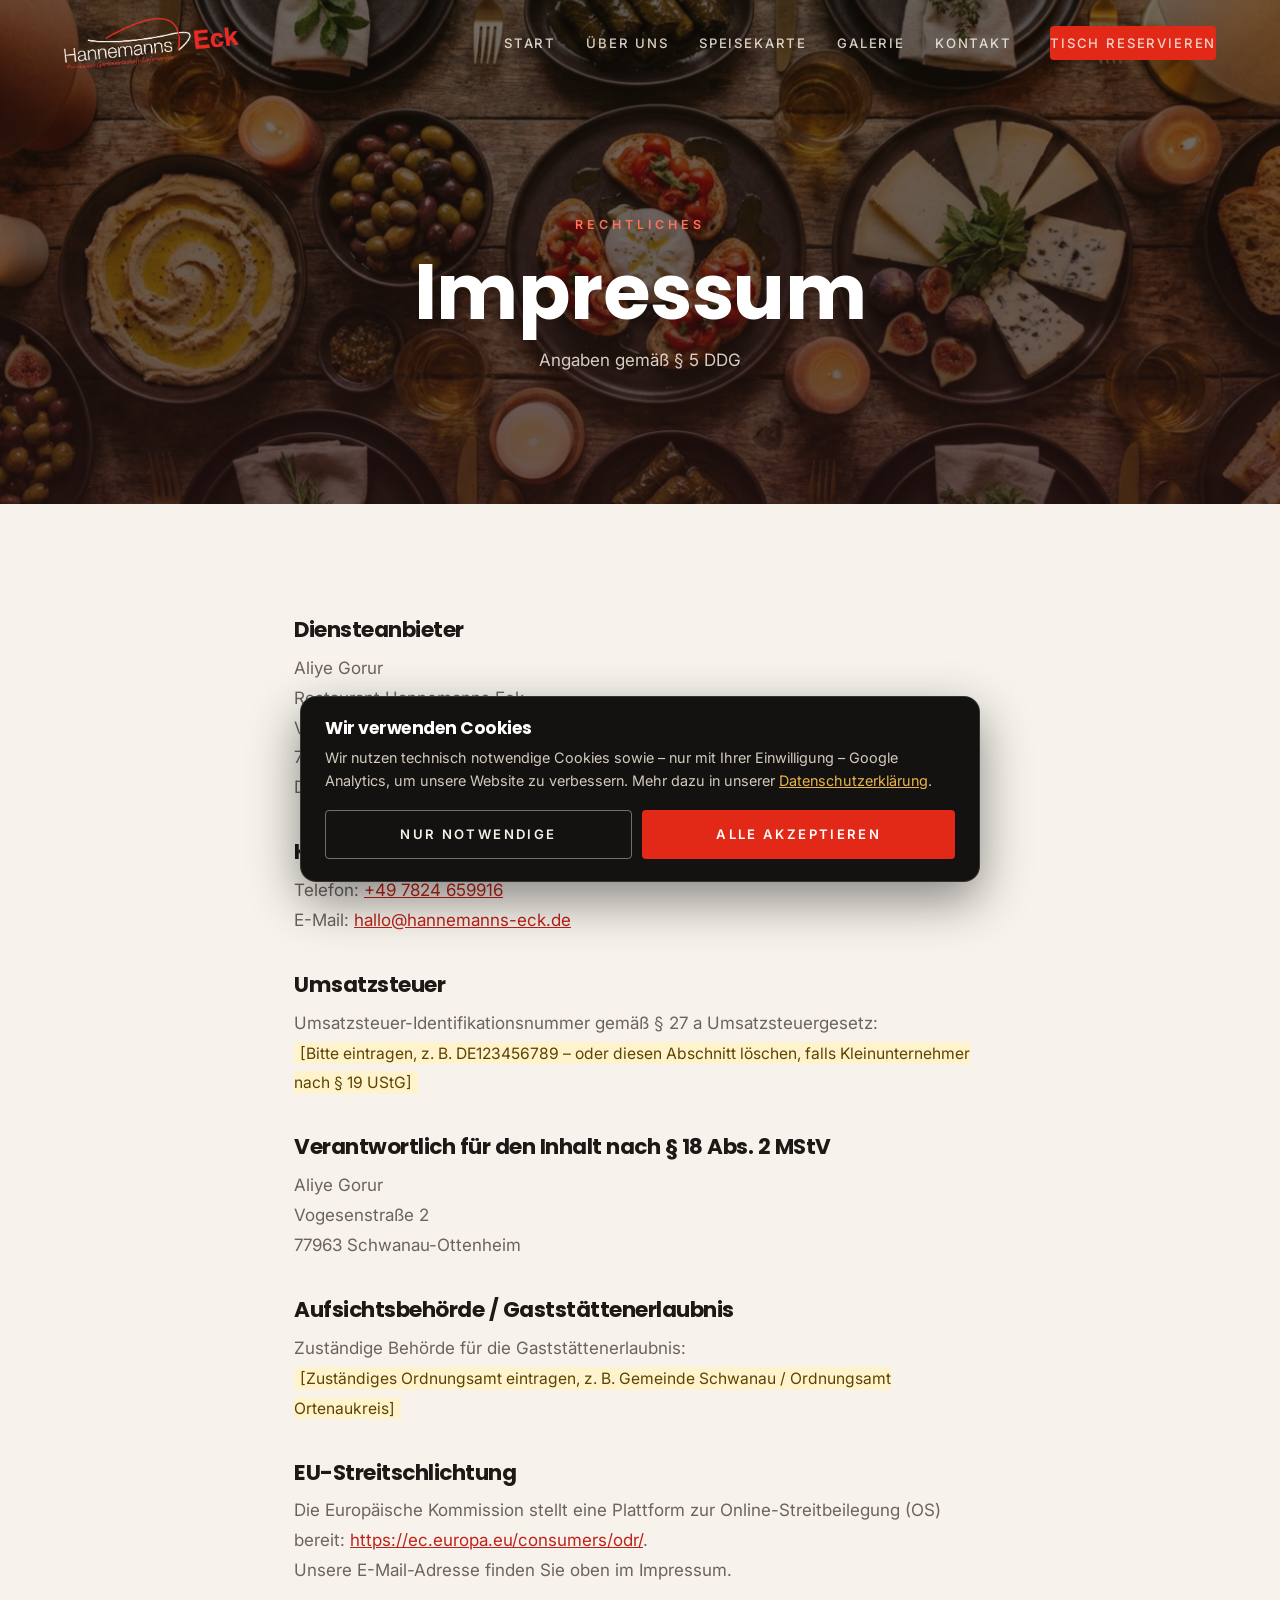
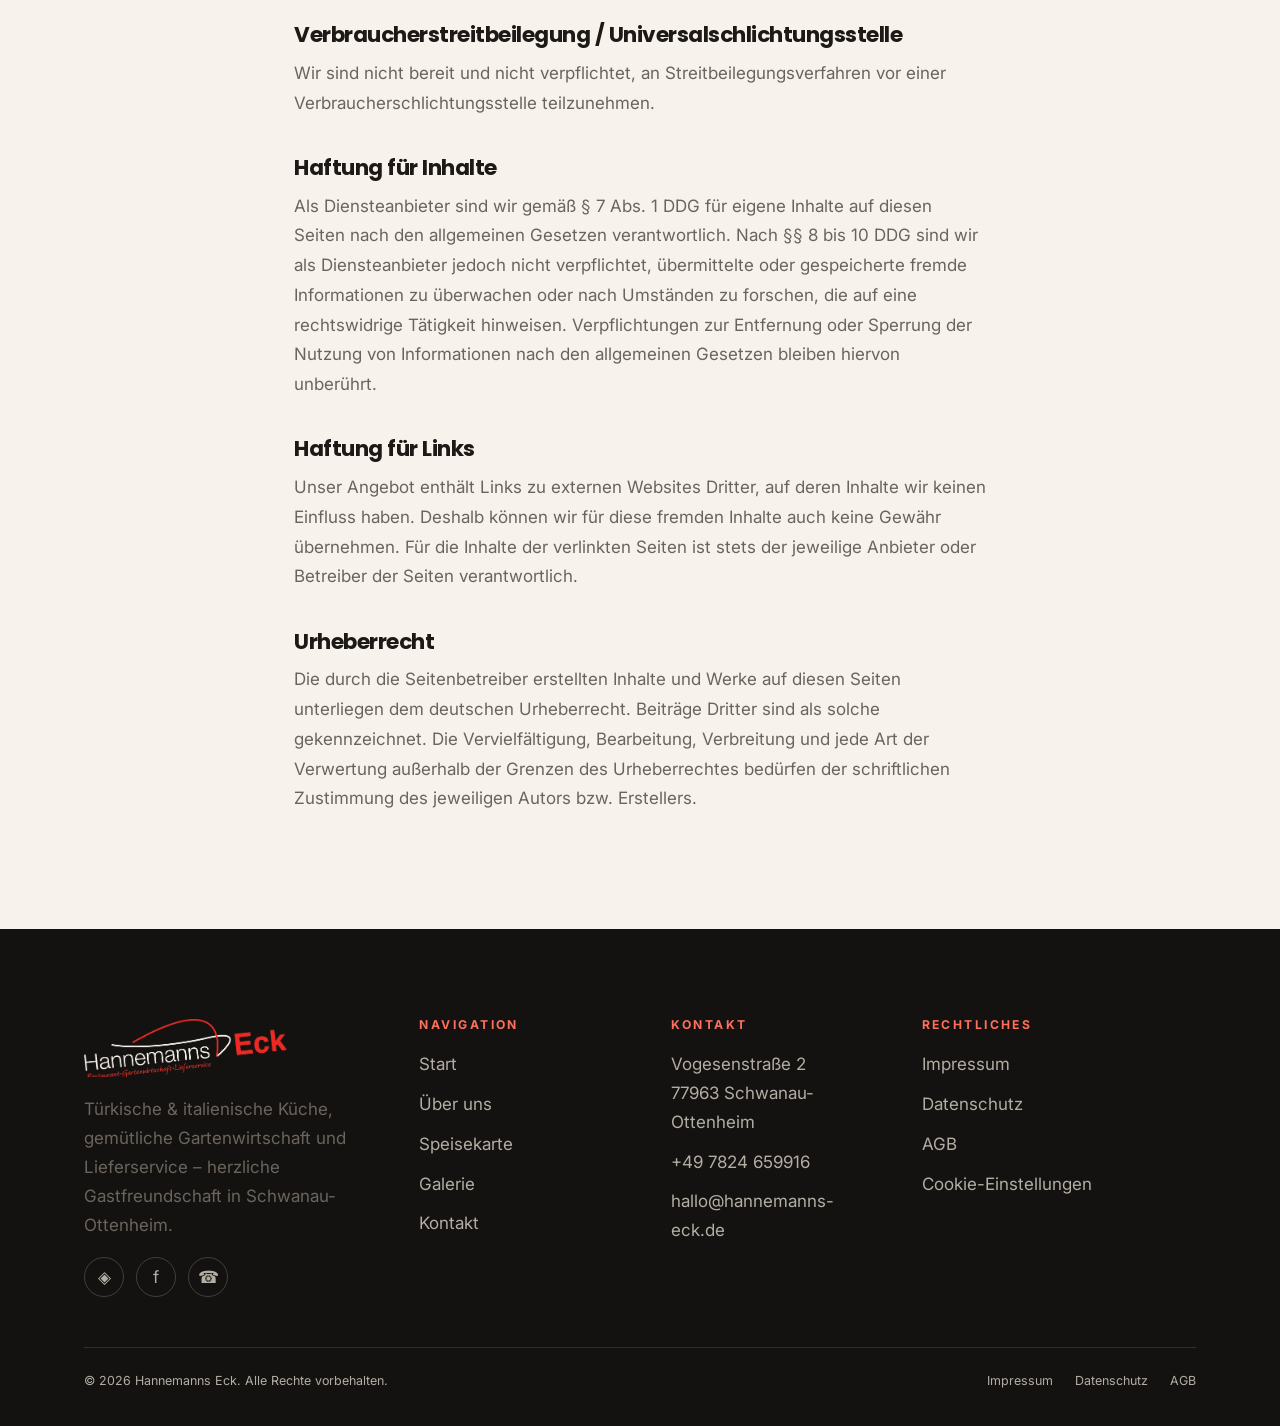
<file: impressum.html>
<!DOCTYPE html>
<html lang="de">
<head>
  <meta charset="UTF-8" />
  <script>document.documentElement.className += ' js';</script>
  <meta name="viewport" content="width=device-width, initial-scale=1.0" />
  <title>Impressum – Hannemanns Eck, Schwanau</title>
  <meta name="description" content="Impressum und Anbieterkennzeichnung des Hannemanns Eck, Vogesenstraße 2, 77963 Schwanau-Ottenheim." />
  <link rel="canonical" href="https://www.hannemanns-eck.de/impressum.html" />
  <meta name="theme-color" content="#141210" />
  <link rel="icon" href="data:image/svg+xml,%3Csvg xmlns='http://www.w3.org/2000/svg' viewBox='0 0 32 32'%3E%3Crect width='32' height='32' rx='6' fill='%23141210'/%3E%3Ctext x='16' y='23' font-size='18' text-anchor='middle' fill='%23e22817' font-family='Georgia'%3EH%3C/text%3E%3C/svg%3E" />
  <link rel="stylesheet" href="assets/css/style.css" />
</head>
<body>
  <a class="skip-link" href="#main">Zum Inhalt springen</a>
  <header class="nav" id="nav">
    <a class="nav__brand" href="index.html" aria-label="Hannemanns Eck – Startseite"><img src="assets/img/logo-light.png" alt="Hannemanns Eck" /></a>
    <nav class="nav__links" aria-label="Hauptnavigation">
      <a href="index.html">Start</a>
      <a href="ueber-uns.html">Über uns</a>
      <a href="speisekarte.html">Speisekarte</a>
      <a href="galerie.html">Galerie</a>
      <a href="kontakt.html">Kontakt</a>
      <a class="btn btn--gold nav__cta" href="reservierung.html">Tisch reservieren</a>
    </nav>
    <button class="nav__toggle" aria-label="Menü öffnen" aria-expanded="false" aria-controls="nav"><span></span><span></span><span></span></button>
  </header>

  <main id="main">
    <section class="pagehero">
      <div class="pagehero__bg" data-parallax="0.16"><img src="assets/img/mezze.png" alt="" fetchpriority="high" /></div>
      <div class="pagehero__inner"><span class="eyebrow on-dark">Rechtliches</span><h1>Impressum</h1><p>Angaben gemäß § 5 DDG</p></div>
    </section>

    <section class="section">
      <div class="container legal" style="max-width:820px">
        <h2>Diensteanbieter</h2>
        <p>
          Aliye Gorur<br>
          Restaurant Hannemanns Eck<br>
          Vogesenstraße 2<br>
          77963 Schwanau-Ottenheim<br>
          Deutschland
        </p>

        <h2>Kontakt</h2>
        <p>
          Telefon: <a href="tel:+497824659916">+49 7824 659916</a><br>
          E-Mail: <a href="mailto:hallo@hannemanns-eck.de">hallo@hannemanns-eck.de</a>
        </p>

        <h2>Umsatzsteuer</h2>
        <p>
          Umsatzsteuer-Identifikationsnummer gemäß § 27 a Umsatzsteuergesetz:<br>
          <mark>[Bitte eintragen, z. B. DE123456789 – oder diesen Abschnitt löschen, falls Kleinunternehmer nach § 19 UStG]</mark>
        </p>

        <h2>Verantwortlich für den Inhalt nach § 18 Abs. 2 MStV</h2>
        <p>
          Aliye Gorur<br>
          Vogesenstraße 2<br>
          77963 Schwanau-Ottenheim
        </p>

        <h2>Aufsichtsbehörde / Gaststättenerlaubnis</h2>
        <p>
          Zuständige Behörde für die Gaststättenerlaubnis:<br>
          <mark>[Zuständiges Ordnungsamt eintragen, z. B. Gemeinde Schwanau / Ordnungsamt Ortenaukreis]</mark>
        </p>

        <h2>EU-Streitschlichtung</h2>
        <p>
          Die Europäische Kommission stellt eine Plattform zur Online-Streitbeilegung (OS) bereit:
          <a href="https://ec.europa.eu/consumers/odr/" target="_blank" rel="noopener">https://ec.europa.eu/consumers/odr/</a>.<br>
          Unsere E-Mail-Adresse finden Sie oben im Impressum.
        </p>

        <h2>Verbraucherstreitbeilegung / Universalschlichtungsstelle</h2>
        <p>
          Wir sind nicht bereit und nicht verpflichtet, an Streitbeilegungsverfahren vor einer
          Verbraucherschlichtungsstelle teilzunehmen.
        </p>

        <h2>Haftung für Inhalte</h2>
        <p>
          Als Diensteanbieter sind wir gemäß § 7 Abs. 1 DDG für eigene Inhalte auf diesen Seiten nach den
          allgemeinen Gesetzen verantwortlich. Nach §§ 8 bis 10 DDG sind wir als Diensteanbieter jedoch nicht
          verpflichtet, übermittelte oder gespeicherte fremde Informationen zu überwachen oder nach Umständen zu
          forschen, die auf eine rechtswidrige Tätigkeit hinweisen. Verpflichtungen zur Entfernung oder Sperrung der
          Nutzung von Informationen nach den allgemeinen Gesetzen bleiben hiervon unberührt.
        </p>

        <h2>Haftung für Links</h2>
        <p>
          Unser Angebot enthält Links zu externen Websites Dritter, auf deren Inhalte wir keinen Einfluss haben.
          Deshalb können wir für diese fremden Inhalte auch keine Gewähr übernehmen. Für die Inhalte der verlinkten
          Seiten ist stets der jeweilige Anbieter oder Betreiber der Seiten verantwortlich.
        </p>

        <h2>Urheberrecht</h2>
        <p>
          Die durch die Seitenbetreiber erstellten Inhalte und Werke auf diesen Seiten unterliegen dem deutschen
          Urheberrecht. Beiträge Dritter sind als solche gekennzeichnet. Die Vervielfältigung, Bearbeitung,
          Verbreitung und jede Art der Verwertung außerhalb der Grenzen des Urheberrechtes bedürfen der
          schriftlichen Zustimmung des jeweiligen Autors bzw. Erstellers.
        </p>
      </div>
    </section>
  </main>

  <!-- ============ Footer (FOOTER_PLACEHOLDER) ============ -->
  <footer class="footer">
    <div class="container">
      <div class="footer__grid">
        <div class="footer__brand">
          <img src="assets/img/logo-light.png" alt="Hannemanns Eck" style="height:58px;width:auto" />
          <p style="margin-top:18px;max-width:280px">Türkische & italienische Küche, gemütliche Gartenwirtschaft und Lieferservice – herzliche Gastfreundschaft in Schwanau-Ottenheim.</p>
          <div class="socials" style="margin-top:18px">
            <a href="#" aria-label="Instagram">◈</a>
            <a href="#" aria-label="Facebook">f</a>
            <a href="https://wa.me/497824659916" aria-label="WhatsApp">☎</a>
          </div>
        </div>
        <div>
          <h4>Navigation</h4>
          <ul class="footer__links">
            <li><a href="index.html">Start</a></li>
            <li><a href="ueber-uns.html">Über uns</a></li>
            <li><a href="speisekarte.html">Speisekarte</a></li>
            <li><a href="galerie.html">Galerie</a></li>
            <li><a href="kontakt.html">Kontakt</a></li>
          </ul>
        </div>
        <div>
          <h4>Kontakt</h4>
          <ul class="footer__links">
            <li><a href="https://www.openstreetmap.org/search?query=Vogesenstraße%202%2077963%20Schwanau" target="_blank" rel="noopener">Vogesenstraße 2<br>77963 Schwanau-Ottenheim</a></li>
            <li><a href="tel:+497824659916">+49 7824 659916</a></li>
            <li><a href="mailto:hallo@hannemanns-eck.de">hallo@hannemanns-eck.de</a></li>
          </ul>
        </div>
        <div>
          <h4>Rechtliches</h4>
          <ul class="footer__links">
            <li><a href="impressum.html">Impressum</a></li>
            <li><a href="datenschutz.html">Datenschutz</a></li>
            <li><a href="agb.html">AGB</a></li>
            <li><a href="#" data-cookie-settings>Cookie-Einstellungen</a></li>
          </ul>
        </div>
      </div>
      <div class="footer__bottom">
        <span>© <span data-year>2026</span> Hannemanns Eck. Alle Rechte vorbehalten.</span>
        <span>
          <a href="impressum.html">Impressum</a>
          <a href="datenschutz.html">Datenschutz</a>
          <a href="agb.html">AGB</a>
        </span>
      </div>
    </div>
  </footer>

  <script src="assets/js/main.js" defer></script>
</body>
</html>
</file>
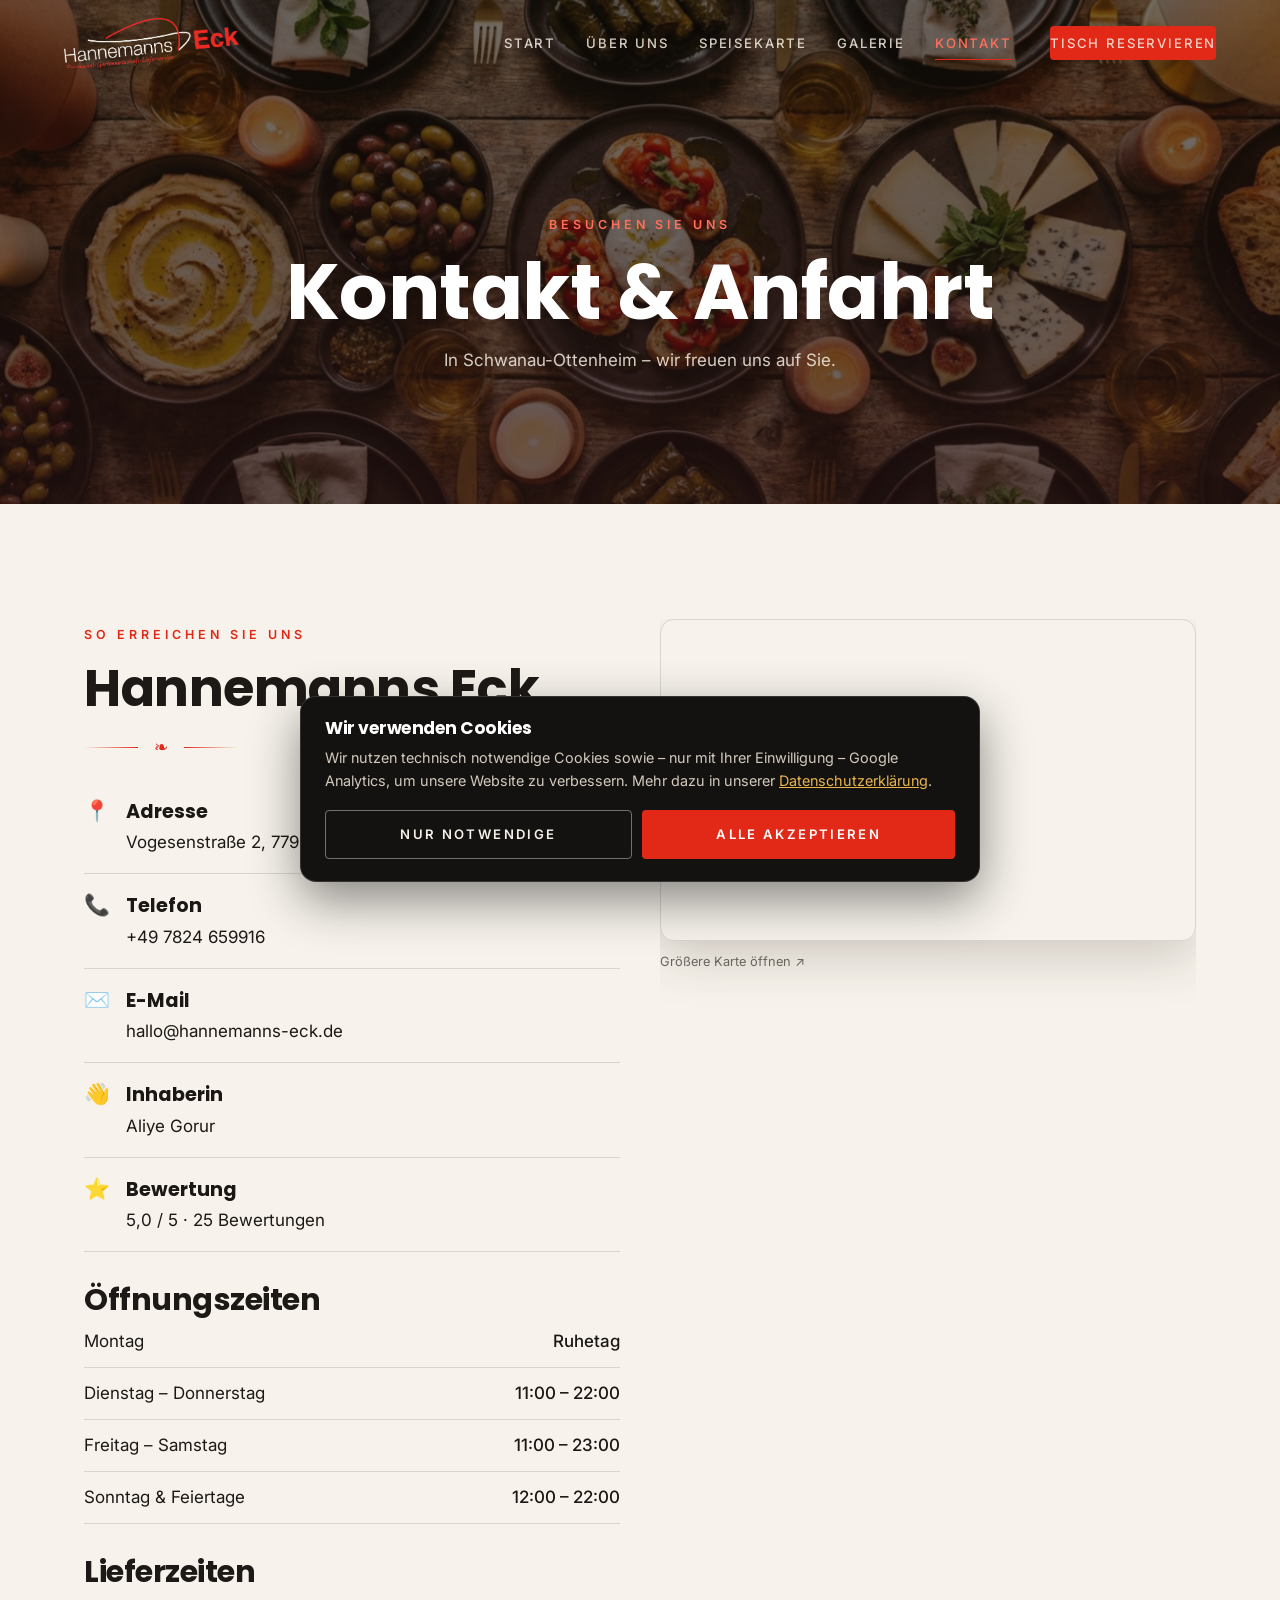
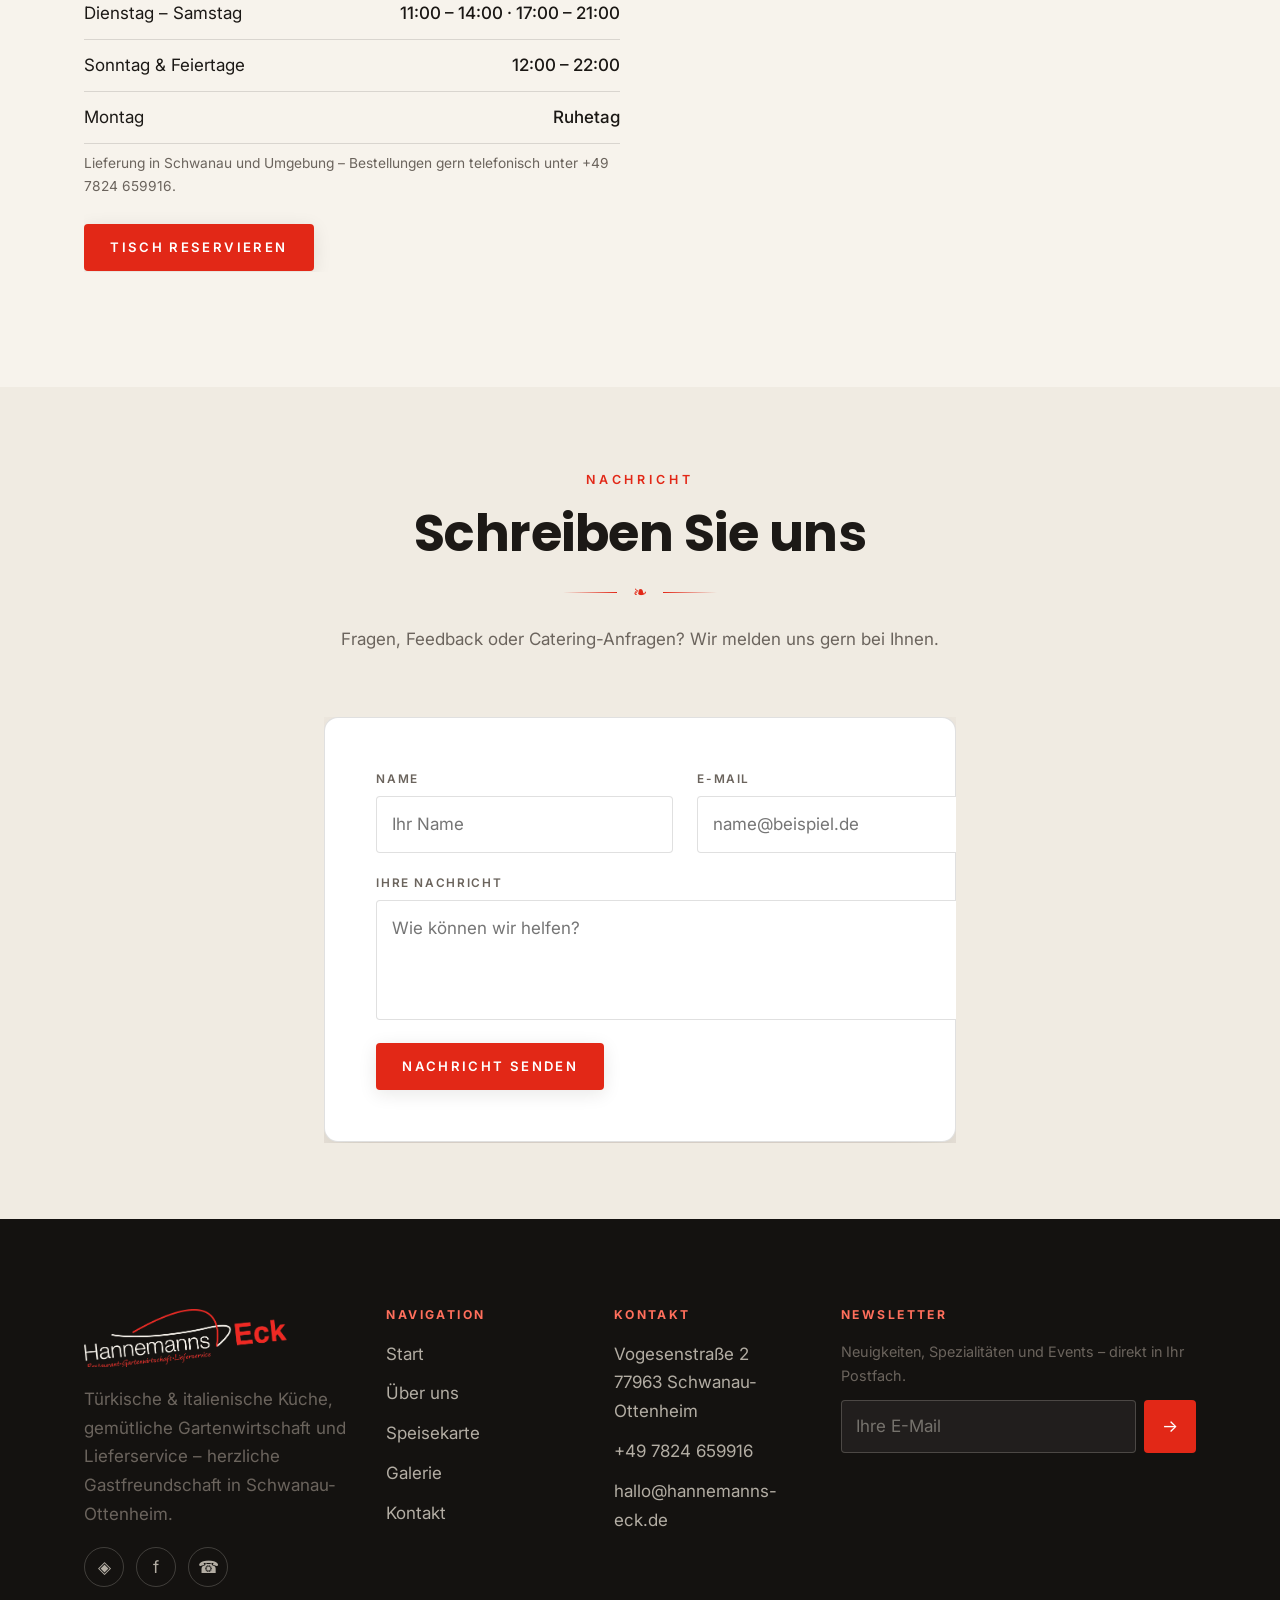
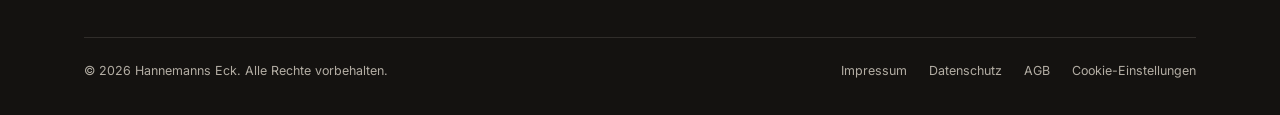
<file: kontakt.html>
<!DOCTYPE html>
<html lang="de">
<head>
  <meta charset="UTF-8" />
  <script>document.documentElement.className += ' js';</script>
  <meta name="viewport" content="width=device-width, initial-scale=1.0" />
  <title>Kontakt & Anfahrt – Hannemanns Eck, Schwanau</title>
  <meta name="description" content="Kontakt und Anfahrt zum Hannemanns Eck, Vogesenstraße 2, 77963 Schwanau-Ottenheim. Telefon +49 7824 659916, Öffnungszeiten, Karte und Kontaktformular." />
  <link rel="canonical" href="https://www.hannemanns-eck.de/kontakt.html" />
  <meta name="theme-color" content="#141210" />
  <meta property="og:title" content="Kontakt & Anfahrt – Hannemanns Eck" />
  <meta property="og:image" content="assets/img/kebap.png" />
  <link rel="icon" href="data:image/svg+xml,%3Csvg xmlns='http://www.w3.org/2000/svg' viewBox='0 0 32 32'%3E%3Crect width='32' height='32' rx='6' fill='%23141210'/%3E%3Ctext x='16' y='23' font-size='18' text-anchor='middle' fill='%23e22817' font-family='Georgia'%3EH%3C/text%3E%3C/svg%3E" />
  <link rel="stylesheet" href="assets/css/style.css" />
  <script type="application/ld+json">
  { "@context": "https://schema.org", "@type": "Restaurant", "name": "Hannemanns Eck", "telephone": "+497824659916", "address": { "@type": "PostalAddress", "streetAddress": "Vogesenstraße 2", "postalCode": "77963", "addressLocality": "Schwanau", "addressCountry": "DE" }, "openingHours": ["Tu-Th 11:00-22:00", "Fr-Sa 11:00-23:00", "Su 12:00-22:00"] }
  </script>
</head>
<body>
  <a class="skip-link" href="#main">Zum Inhalt springen</a>
  <header class="nav" id="nav">
    <a class="nav__brand" href="index.html" aria-label="Hannemanns Eck – Startseite"><img src="assets/img/logo-light.png" alt="Hannemanns Eck" /></a>
    <nav class="nav__links" aria-label="Hauptnavigation">
      <a href="index.html">Start</a>
      <a href="ueber-uns.html">Über uns</a>
      <a href="speisekarte.html">Speisekarte</a>
      <a href="galerie.html">Galerie</a>
      <a href="kontakt.html" aria-current="page">Kontakt</a>
      <a class="btn btn--gold nav__cta" href="reservierung.html">Tisch reservieren</a>
    </nav>
    <button class="nav__toggle" aria-label="Menü öffnen" aria-expanded="false" aria-controls="nav"><span></span><span></span><span></span></button>
  </header>

  <main id="main">
    <section class="pagehero">
      <div class="pagehero__bg" data-parallax="0.16"><img src="assets/img/mezze.png" alt="Gedeckte Tafel im Hannemanns Eck" fetchpriority="high" /></div>
      <div class="pagehero__inner"><span class="eyebrow on-dark">Besuchen Sie uns</span><h1>Kontakt & Anfahrt</h1><p>In Schwanau-Ottenheim – wir freuen uns auf Sie.</p></div>
    </section>

    <section class="section">
      <div class="container info-grid">
        <div data-reveal>
          <span class="eyebrow">So erreichen Sie uns</span>
          <h2>Hannemanns Eck</h2>
          <div class="script-divider" style="justify-content:flex-start">❧</div>
          <ul class="info-list">
            <li><span class="ic">📍</span><span><b>Adresse</b><a href="https://www.openstreetmap.org/search?query=Vogesenstraße%202%2077963%20Schwanau" target="_blank" rel="noopener">Vogesenstraße 2, 77963 Schwanau-Ottenheim</a></span></li>
            <li><span class="ic">📞</span><span><b>Telefon</b><a href="tel:+497824659916">+49 7824 659916</a></span></li>
            <li><span class="ic">✉️</span><span><b>E-Mail</b><a href="mailto:hallo@hannemanns-eck.de">hallo@hannemanns-eck.de</a></span></li>
            <li><span class="ic">👋</span><span><b>Inhaberin</b>Aliye Gorur</span></li>
            <li><span class="ic">⭐</span><span><b>Bewertung</b>5,0 / 5 · 25 Bewertungen</span></li>
          </ul>
          <h3 style="margin-top:2rem">Öffnungszeiten</h3>
          <table class="hours">
            <tr><td>Montag</td><td>Ruhetag</td></tr>
            <tr><td>Dienstag – Donnerstag</td><td>11:00 – 22:00</td></tr>
            <tr><td>Freitag – Samstag</td><td>11:00 – 23:00</td></tr>
            <tr><td>Sonntag & Feiertage</td><td>12:00 – 22:00</td></tr>
          </table>
          <h3 style="margin-top:2rem">Lieferzeiten</h3>
          <table class="hours">
            <tr><td>Dienstag – Samstag</td><td>11:00 – 14:00 · 17:00 – 21:00</td></tr>
            <tr><td>Sonntag & Feiertage</td><td>12:00 – 22:00</td></tr>
            <tr><td>Montag</td><td>Ruhetag</td></tr>
          </table>
          <p style="font-size:0.86rem;margin-top:8px">Lieferung in Schwanau und Umgebung – Bestellungen gern telefonisch unter <a href="tel:+497824659916">+49 7824 659916</a>.</p>
          <a class="btn btn--primary" style="margin-top:1.6rem" href="reservierung.html">Tisch reservieren</a>
        </div>
        <div data-reveal data-reveal-delay="1">
          <div class="map-embed">
            <iframe title="Karte: Hannemanns Eck, Vogesenstraße 2, 77963 Schwanau" loading="lazy" referrerpolicy="no-referrer-when-downgrade" src="https://www.openstreetmap.org/export/embed.html?bbox=7.78%2C48.39%2C7.86%2C48.43&amp;layer=mapnik&amp;marker=48.41%2C7.82"></iframe>
          </div>
          <p class="form-note" style="margin-top:10px"><a href="https://www.openstreetmap.org/?mlat=48.41&amp;mlon=7.82#map=15/48.41/7.82" target="_blank" rel="noopener">Größere Karte öffnen ↗</a></p>
        </div>
      </div>
    </section>

    <section class="section section--tight" style="background:var(--bg-alt)">
      <div class="container" style="max-width:760px">
        <div class="section-head" data-reveal><span class="eyebrow">Nachricht</span><h2>Schreiben Sie uns</h2><div class="script-divider">❧</div><p>Fragen, Feedback oder Catering-Anfragen? Wir melden uns gern bei Ihnen.</p></div>
        <form class="form-card" data-confirm="contact-success" data-reveal novalidate>
      <!-- Spamschutz (Honeypot) - von Menschen unsichtbar -->
      <input type="text" name="_gotcha" tabindex="-1" autocomplete="off" aria-hidden="true" style="position:absolute;left:-9999px;width:1px;height:1px;opacity:0" />
          <div class="form-grid">
            <div class="field"><label for="c-name">Name</label><input id="c-name" name="name" type="text" autocomplete="name" required placeholder="Ihr Name" /></div>
            <div class="field"><label for="c-email">E-Mail</label><input id="c-email" name="email" type="email" autocomplete="email" required placeholder="name@beispiel.de" /></div>
            <div class="field full"><label for="c-msg">Ihre Nachricht</label><textarea id="c-msg" name="message" required placeholder="Wie können wir helfen?"></textarea></div>
          </div>
          <button class="btn btn--primary" style="margin-top:1.4rem" type="submit">Nachricht senden</button>
          <div class="form-success" id="contact-success" role="status" aria-live="polite"><strong>Danke für Ihre Nachricht!</strong> Wir melden uns so schnell wie möglich bei Ihnen.</div>
        </form>
      </div>
    </section>
  </main>

  <!-- ============ Footer (FOOTER_PLACEHOLDER) ============ -->
  <footer class="footer">
    <div class="container">
      <div class="footer__grid">
        <div class="footer__brand">
          <img src="assets/img/logo-light.png" alt="Hannemanns Eck" style="height:58px;width:auto" />
          <p style="margin-top:18px;max-width:280px">Türkische & italienische Küche, gemütliche Gartenwirtschaft und Lieferservice – herzliche Gastfreundschaft in Schwanau-Ottenheim.</p>
          <div class="socials" style="margin-top:18px">
            <a href="#" aria-label="Instagram">◈</a>
            <a href="#" aria-label="Facebook">f</a>
            <a href="https://wa.me/497824659916" aria-label="WhatsApp">☎</a>
          </div>
        </div>
        <div>
          <h4>Navigation</h4>
          <ul class="footer__links">
            <li><a href="index.html">Start</a></li>
            <li><a href="ueber-uns.html">Über uns</a></li>
            <li><a href="speisekarte.html">Speisekarte</a></li>
            <li><a href="galerie.html">Galerie</a></li>
            <li><a href="kontakt.html">Kontakt</a></li>
          </ul>
        </div>
        <div>
          <h4>Kontakt</h4>
          <ul class="footer__links">
            <li><a href="https://www.openstreetmap.org/search?query=Vogesenstraße%202%2077963%20Schwanau" target="_blank" rel="noopener">Vogesenstraße 2<br>77963 Schwanau-Ottenheim</a></li>
            <li><a href="tel:+497824659916">+49 7824 659916</a></li>
            <li><a href="mailto:hallo@hannemanns-eck.de">hallo@hannemanns-eck.de</a></li>
          </ul>
        </div>
        <div>
          <h4>Newsletter</h4>
          <p style="font-size:0.9rem">Neuigkeiten, Spezialitäten und Events – direkt in Ihr Postfach.</p>
          <form class="newsletter" data-confirm="news-success" novalidate>
      <!-- Spamschutz (Honeypot) - von Menschen unsichtbar -->
      <input type="text" name="_gotcha" tabindex="-1" autocomplete="off" aria-hidden="true" style="position:absolute;left:-9999px;width:1px;height:1px;opacity:0" />
            <input type="email" name="email" required placeholder="Ihre E-Mail" aria-label="E-Mail für Newsletter" />
            <button type="submit" aria-label="Abonnieren">→</button>
          </form>
          <div class="form-success" id="news-success" role="status" aria-live="polite" style="margin-top:12px;font-size:0.86rem"><strong>Willkommen!</strong> Bitte bestätigen Sie Ihre Anmeldung.</div>
        </div>
      </div>
      <div class="footer__bottom">
        <span>© <span data-year>2026</span> Hannemanns Eck. Alle Rechte vorbehalten.</span>
        <span>
          <a href="impressum.html">Impressum</a>
          <a href="datenschutz.html">Datenschutz</a>
          <a href="agb.html">AGB</a>
          <a href="#" data-cookie-settings>Cookie-Einstellungen</a>
        </span>
      </div>
    </div>
  </footer>

  <script src="assets/js/main.js" defer></script>
</body>
</html>
</file>
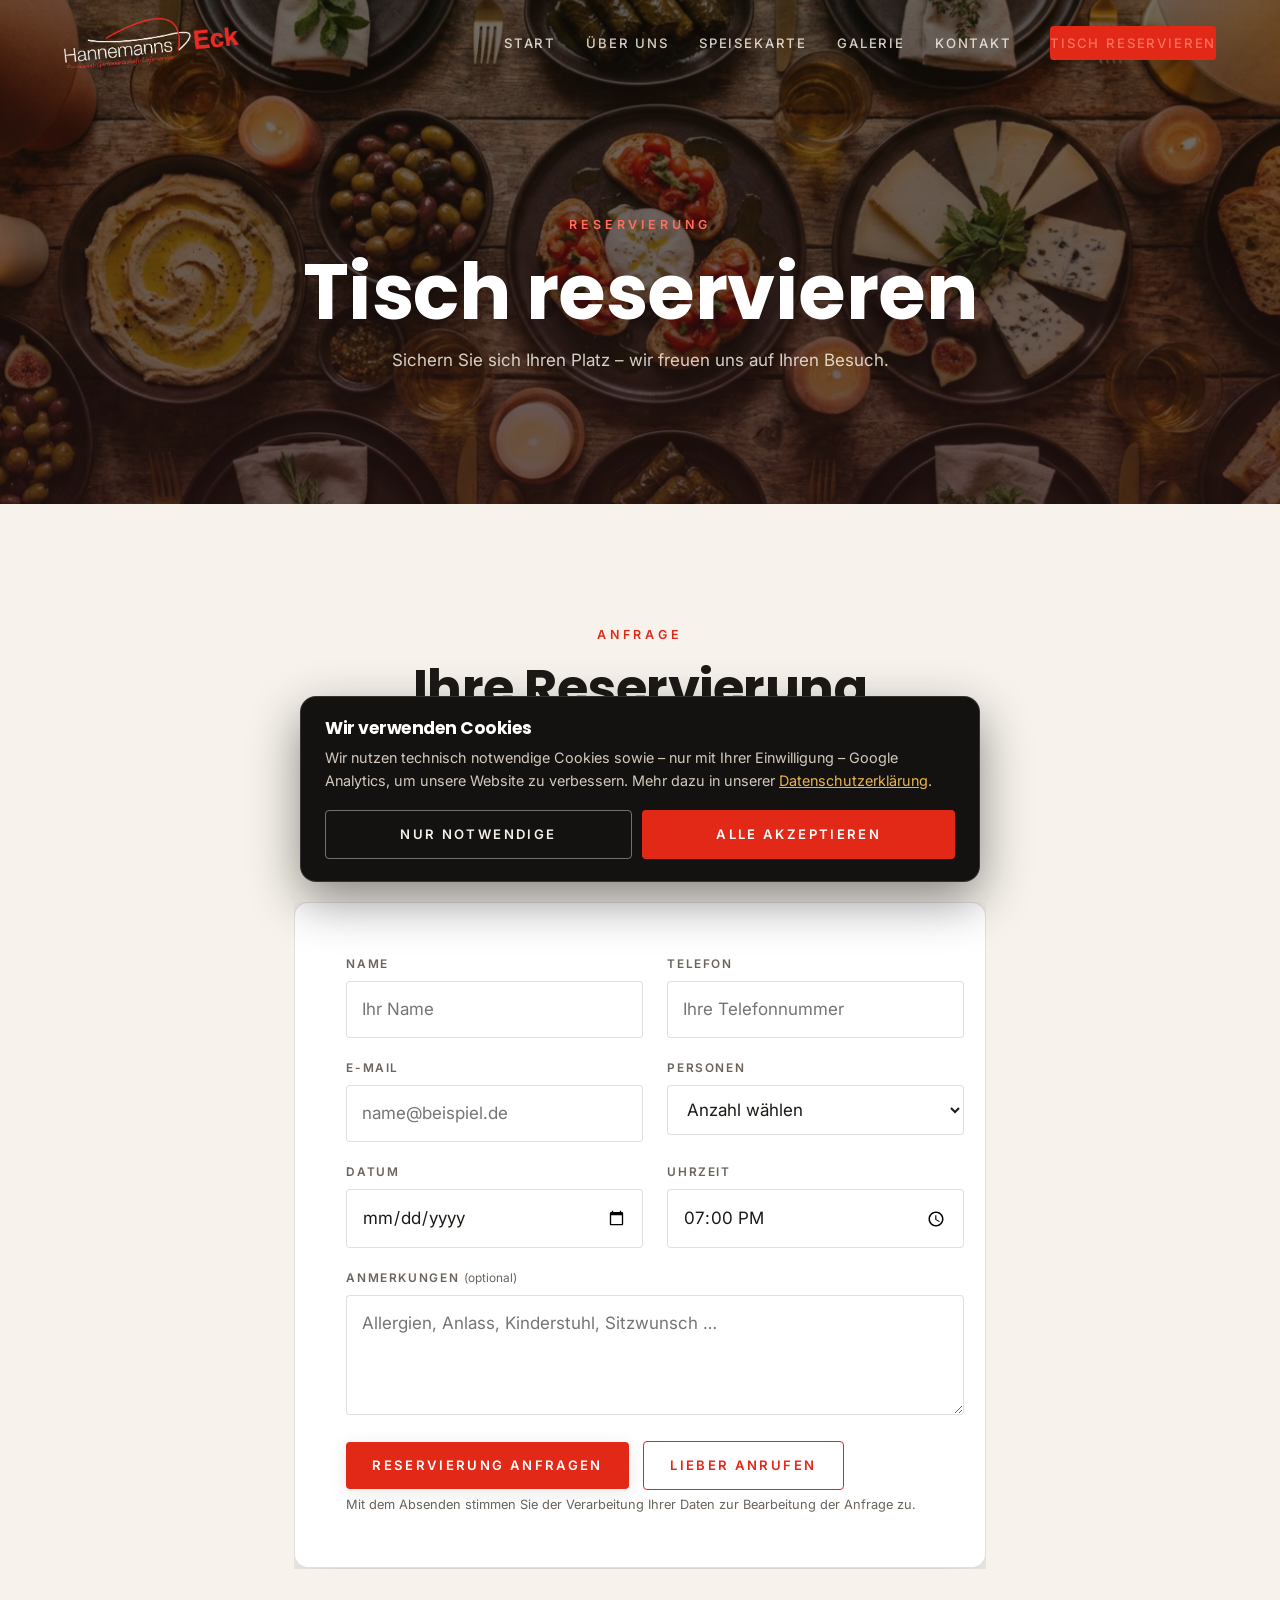
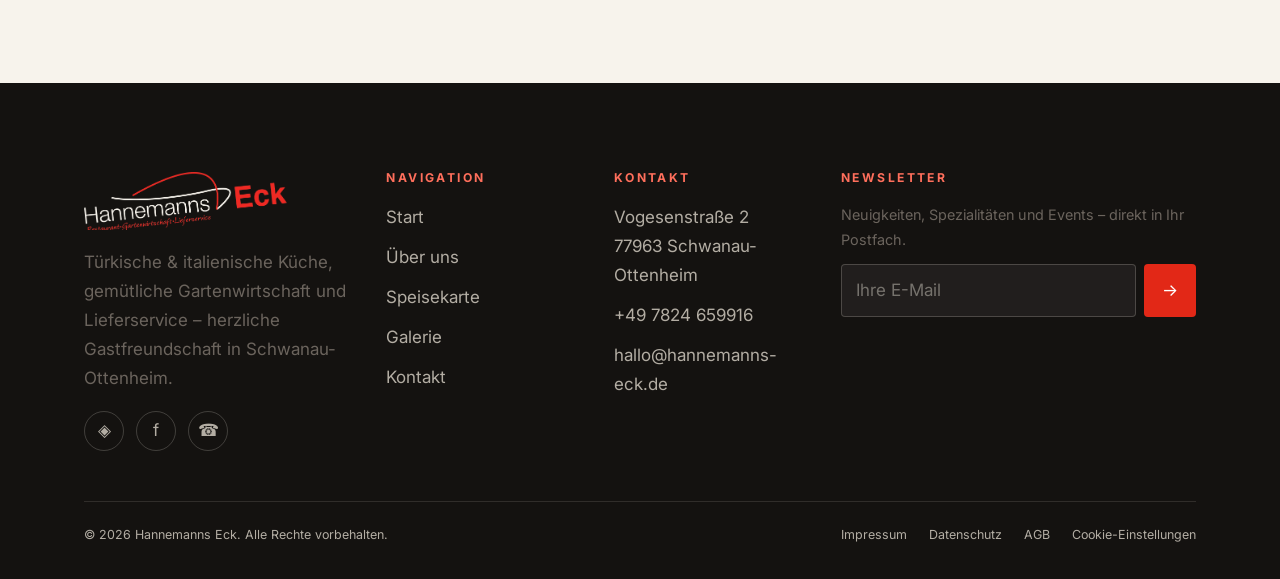
<file: reservierung.html>
<!DOCTYPE html>
<html lang="de">
<head>
  <meta charset="UTF-8" />
  <script>document.documentElement.className += ' js';</script>
  <meta name="viewport" content="width=device-width, initial-scale=1.0" />
  <title>Reservierung – Hannemanns Eck, Schwanau</title>
  <meta name="description" content="Reservieren Sie Ihren Tisch im Hannemanns Eck in Schwanau – wählen Sie Datum, Uhrzeit und Personenzahl. Wir bestätigen Ihre Anfrage zeitnah." />
  <link rel="canonical" href="https://www.hannemanns-eck.de/reservierung.html" />
  <meta name="theme-color" content="#141210" />
  <meta property="og:title" content="Reservierung – Hannemanns Eck" />
  <meta property="og:image" content="assets/img/kebap.png" />
  <link rel="icon" href="data:image/svg+xml,%3Csvg xmlns='http://www.w3.org/2000/svg' viewBox='0 0 32 32'%3E%3Crect width='32' height='32' rx='6' fill='%23141210'/%3E%3Ctext x='16' y='23' font-size='18' text-anchor='middle' fill='%23e22817' font-family='Georgia'%3EH%3C/text%3E%3C/svg%3E" />
  <link rel="stylesheet" href="assets/css/style.css" />
</head>
<body>
  <a class="skip-link" href="#main">Zum Inhalt springen</a>
  <header class="nav" id="nav">
    <a class="nav__brand" href="index.html" aria-label="Hannemanns Eck – Startseite"><img src="assets/img/logo-light.png" alt="Hannemanns Eck" /></a>
    <nav class="nav__links" aria-label="Hauptnavigation">
      <a href="index.html">Start</a>
      <a href="ueber-uns.html">Über uns</a>
      <a href="speisekarte.html">Speisekarte</a>
      <a href="galerie.html">Galerie</a>
      <a href="kontakt.html">Kontakt</a>
      <a class="btn btn--gold nav__cta" href="reservierung.html" aria-current="page">Tisch reservieren</a>
    </nav>
    <button class="nav__toggle" aria-label="Menü öffnen" aria-expanded="false" aria-controls="nav"><span></span><span></span><span></span></button>
  </header>

  <main id="main">
    <section class="pagehero">
      <div class="pagehero__bg" data-parallax="0.16"><img src="assets/img/mezze.png" alt="Gedeckte Tafel im Hannemanns Eck" fetchpriority="high" /></div>
      <div class="pagehero__inner"><span class="eyebrow on-dark">Reservierung</span><h1>Tisch reservieren</h1><p>Sichern Sie sich Ihren Platz – wir freuen uns auf Ihren Besuch.</p></div>
    </section>

    <section class="section">
      <div class="container" style="max-width:820px">
        <div class="section-head" data-reveal><span class="eyebrow">Anfrage</span><h2>Ihre Reservierung</h2><div class="script-divider">❧</div><p>Füllen Sie das Formular aus – wir bestätigen Ihren Tisch zeitnah telefonisch oder per E-Mail. Für Gruppen ab 8 Personen rufen Sie uns gern direkt an.</p></div>
        <form class="form-card" id="reservation-form" data-reveal novalidate>
      <!-- Spamschutz (Honeypot) - von Menschen unsichtbar -->
      <input type="text" name="_gotcha" tabindex="-1" autocomplete="off" aria-hidden="true" style="position:absolute;left:-9999px;width:1px;height:1px;opacity:0" />
          <div class="form-grid">
            <div class="field"><label for="r-name">Name</label><input id="r-name" name="name" type="text" autocomplete="name" required placeholder="Ihr Name" /></div>
            <div class="field"><label for="r-phone">Telefon</label><input id="r-phone" name="phone" type="tel" autocomplete="tel" required placeholder="Ihre Telefonnummer" /></div>
            <div class="field"><label for="r-email">E-Mail</label><input id="r-email" name="email" type="email" autocomplete="email" required placeholder="name@beispiel.de" /></div>
            <div class="field"><label for="r-guests">Personen</label><select id="r-guests" name="guests" required><option value="" disabled selected>Anzahl wählen</option><option>1</option><option>2</option><option>3</option><option>4</option><option>5</option><option>6</option><option>7</option><option>8</option></select></div>
            <div class="field"><label for="r-date">Datum</label><input id="r-date" name="date" type="date" required /></div>
            <div class="field"><label for="r-time">Uhrzeit</label><input id="r-time" name="time" type="time" required value="19:00" min="11:00" max="23:00" /></div>
            <div class="field full"><label for="r-note">Anmerkungen <span style="text-transform:none;letter-spacing:0;font-weight:400">(optional)</span></label><textarea id="r-note" name="note" placeholder="Allergien, Anlass, Kinderstuhl, Sitzwunsch …"></textarea></div>
          </div>
          <div style="margin-top:1.6rem;display:flex;gap:14px;flex-wrap:wrap;align-items:center">
            <button class="btn btn--primary" type="submit">Reservierung anfragen</button>
            <a class="btn btn--outline" href="tel:+497824659916">Lieber anrufen</a>
          </div>
          <p class="form-note">Mit dem Absenden stimmen Sie der Verarbeitung Ihrer Daten zur Bearbeitung der Anfrage zu.</p>
          <div class="form-success" id="reservation-success" role="status" aria-live="polite"></div>
        </form>
      </div>
    </section>
  </main>

  <!-- ============ Footer (FOOTER_PLACEHOLDER) ============ -->
  <footer class="footer">
    <div class="container">
      <div class="footer__grid">
        <div class="footer__brand">
          <img src="assets/img/logo-light.png" alt="Hannemanns Eck" style="height:58px;width:auto" />
          <p style="margin-top:18px;max-width:280px">Türkische & italienische Küche, gemütliche Gartenwirtschaft und Lieferservice – herzliche Gastfreundschaft in Schwanau-Ottenheim.</p>
          <div class="socials" style="margin-top:18px">
            <a href="#" aria-label="Instagram">◈</a>
            <a href="#" aria-label="Facebook">f</a>
            <a href="https://wa.me/497824659916" aria-label="WhatsApp">☎</a>
          </div>
        </div>
        <div>
          <h4>Navigation</h4>
          <ul class="footer__links">
            <li><a href="index.html">Start</a></li>
            <li><a href="ueber-uns.html">Über uns</a></li>
            <li><a href="speisekarte.html">Speisekarte</a></li>
            <li><a href="galerie.html">Galerie</a></li>
            <li><a href="kontakt.html">Kontakt</a></li>
          </ul>
        </div>
        <div>
          <h4>Kontakt</h4>
          <ul class="footer__links">
            <li><a href="https://www.openstreetmap.org/search?query=Vogesenstraße%202%2077963%20Schwanau" target="_blank" rel="noopener">Vogesenstraße 2<br>77963 Schwanau-Ottenheim</a></li>
            <li><a href="tel:+497824659916">+49 7824 659916</a></li>
            <li><a href="mailto:hallo@hannemanns-eck.de">hallo@hannemanns-eck.de</a></li>
          </ul>
        </div>
        <div>
          <h4>Newsletter</h4>
          <p style="font-size:0.9rem">Neuigkeiten, Spezialitäten und Events – direkt in Ihr Postfach.</p>
          <form class="newsletter" data-confirm="news-success" novalidate>
      <!-- Spamschutz (Honeypot) - von Menschen unsichtbar -->
      <input type="text" name="_gotcha" tabindex="-1" autocomplete="off" aria-hidden="true" style="position:absolute;left:-9999px;width:1px;height:1px;opacity:0" />
            <input type="email" name="email" required placeholder="Ihre E-Mail" aria-label="E-Mail für Newsletter" />
            <button type="submit" aria-label="Abonnieren">→</button>
          </form>
          <div class="form-success" id="news-success" role="status" aria-live="polite" style="margin-top:12px;font-size:0.86rem"><strong>Willkommen!</strong> Bitte bestätigen Sie Ihre Anmeldung.</div>
        </div>
      </div>
      <div class="footer__bottom">
        <span>© <span data-year>2026</span> Hannemanns Eck. Alle Rechte vorbehalten.</span>
        <span>
          <a href="impressum.html">Impressum</a>
          <a href="datenschutz.html">Datenschutz</a>
          <a href="agb.html">AGB</a>
          <a href="#" data-cookie-settings>Cookie-Einstellungen</a>
        </span>
      </div>
    </div>
  </footer>

  <script src="assets/js/main.js" defer></script>
</body>
</html>
</file>
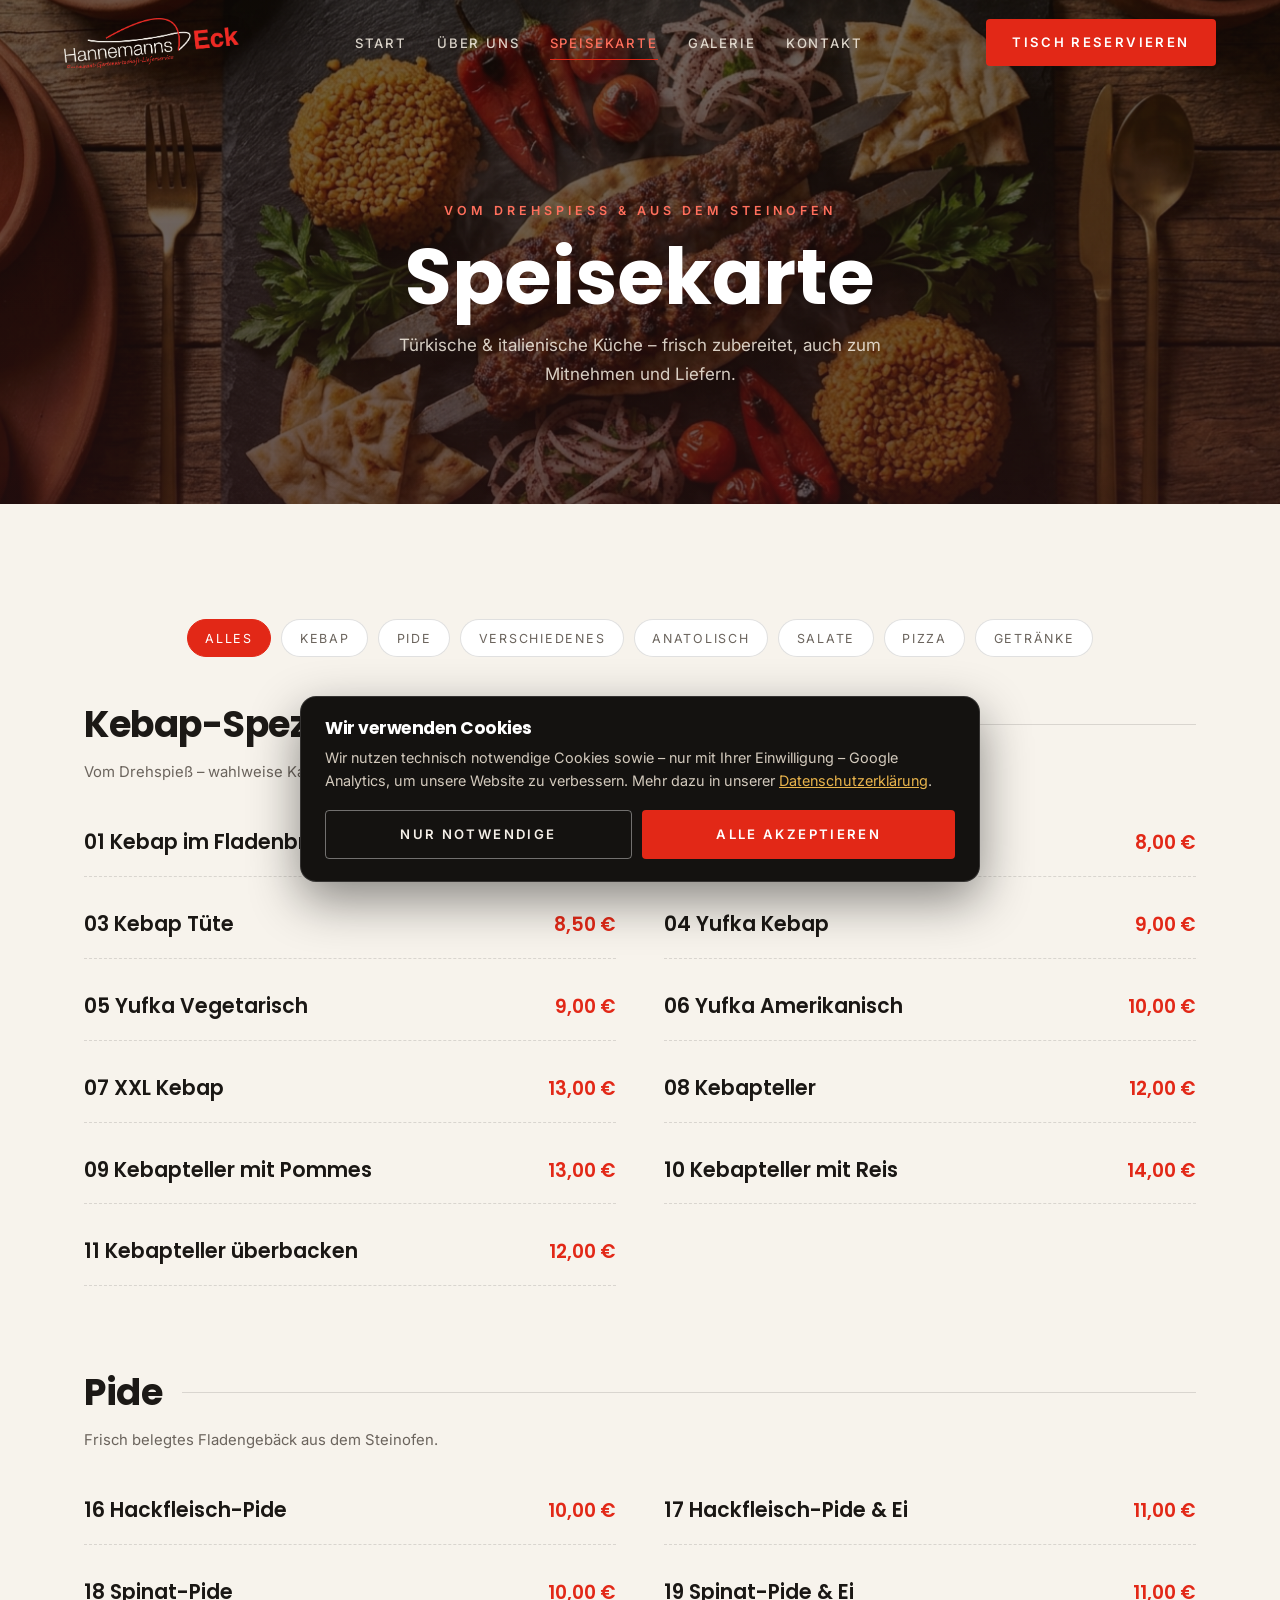
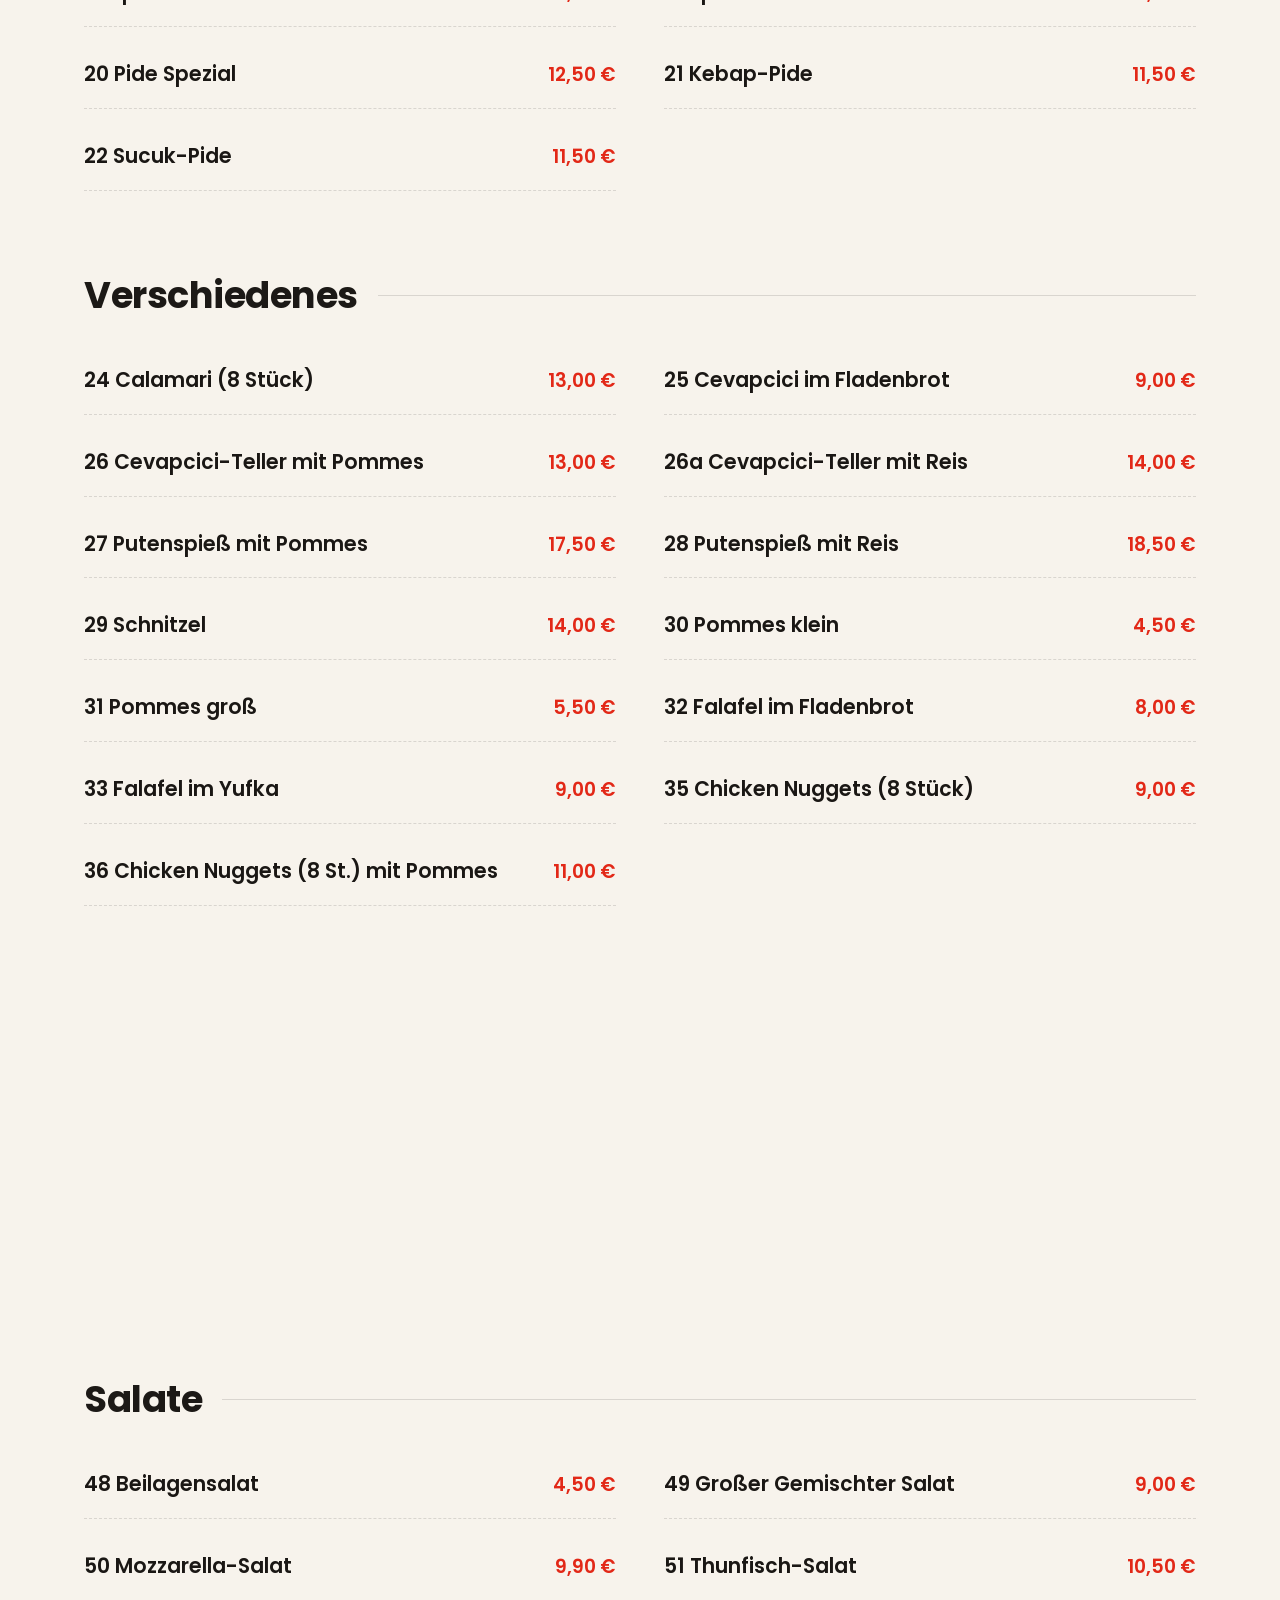
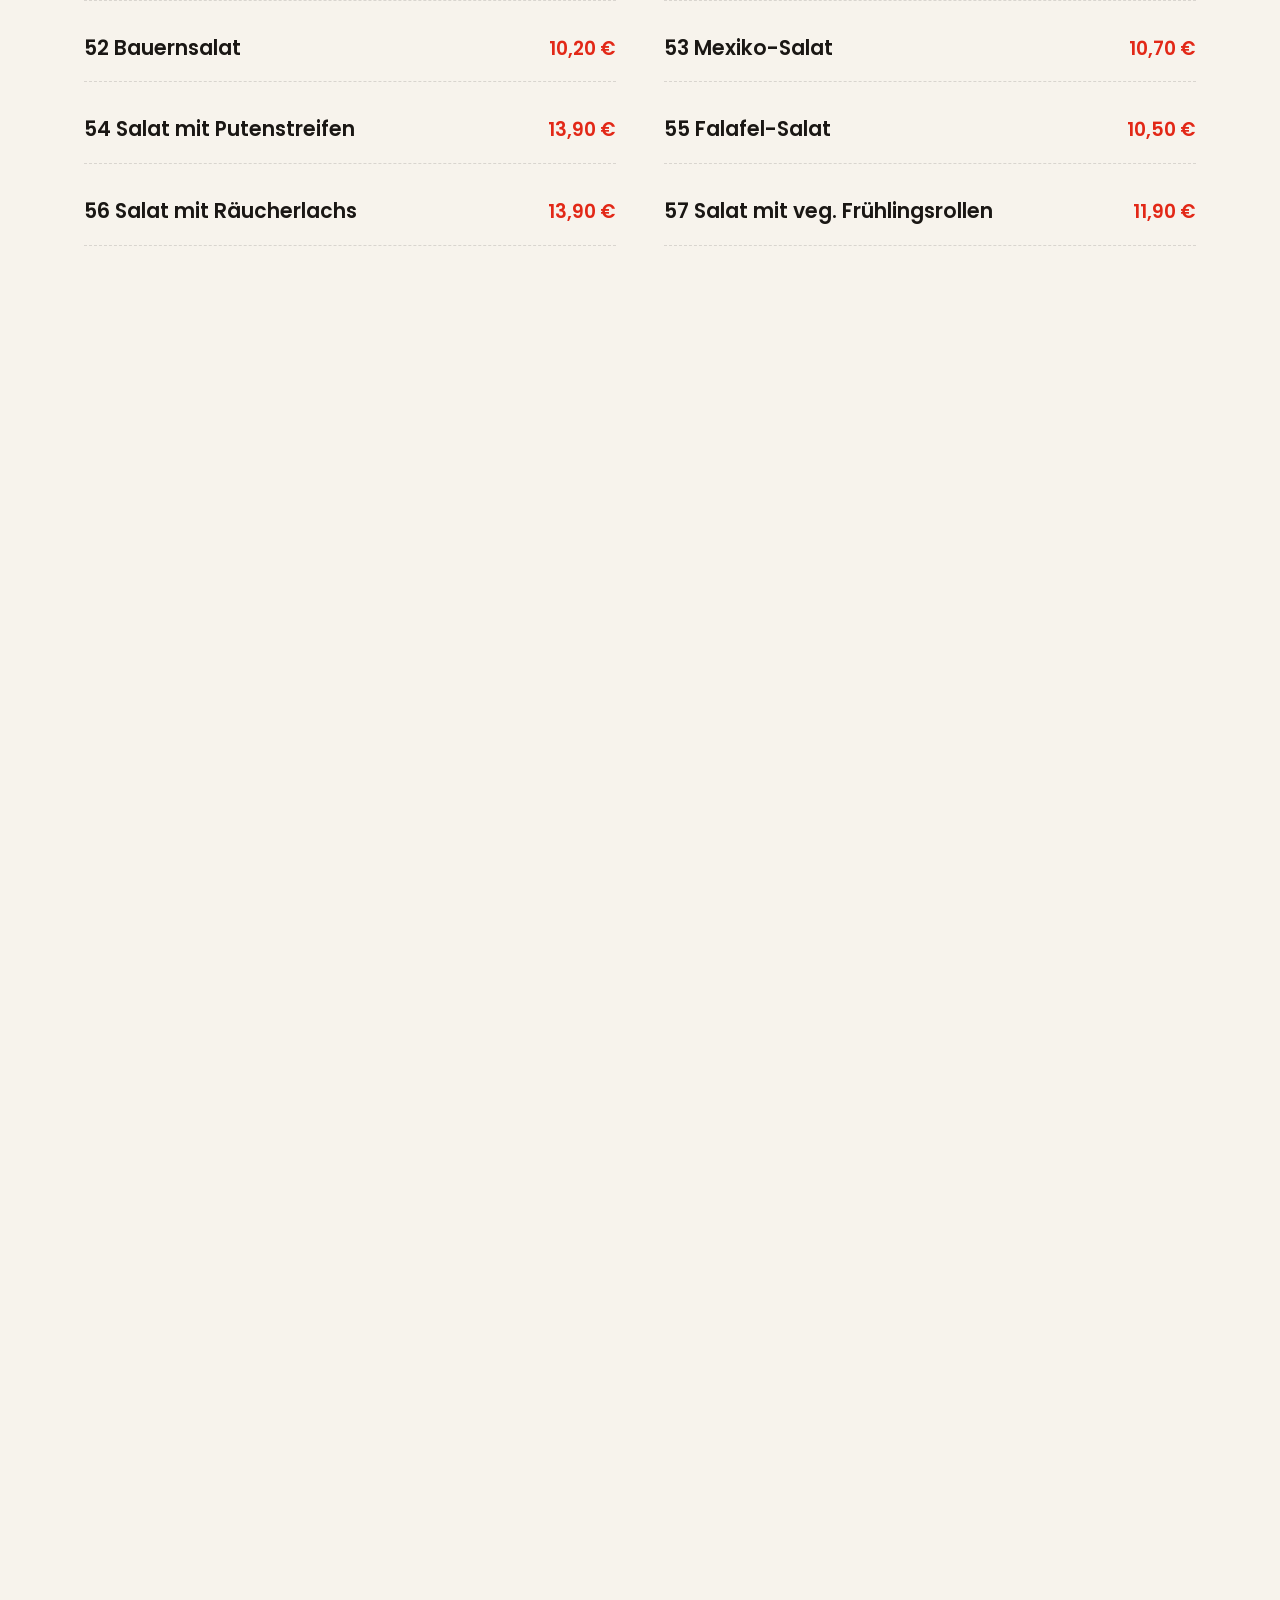
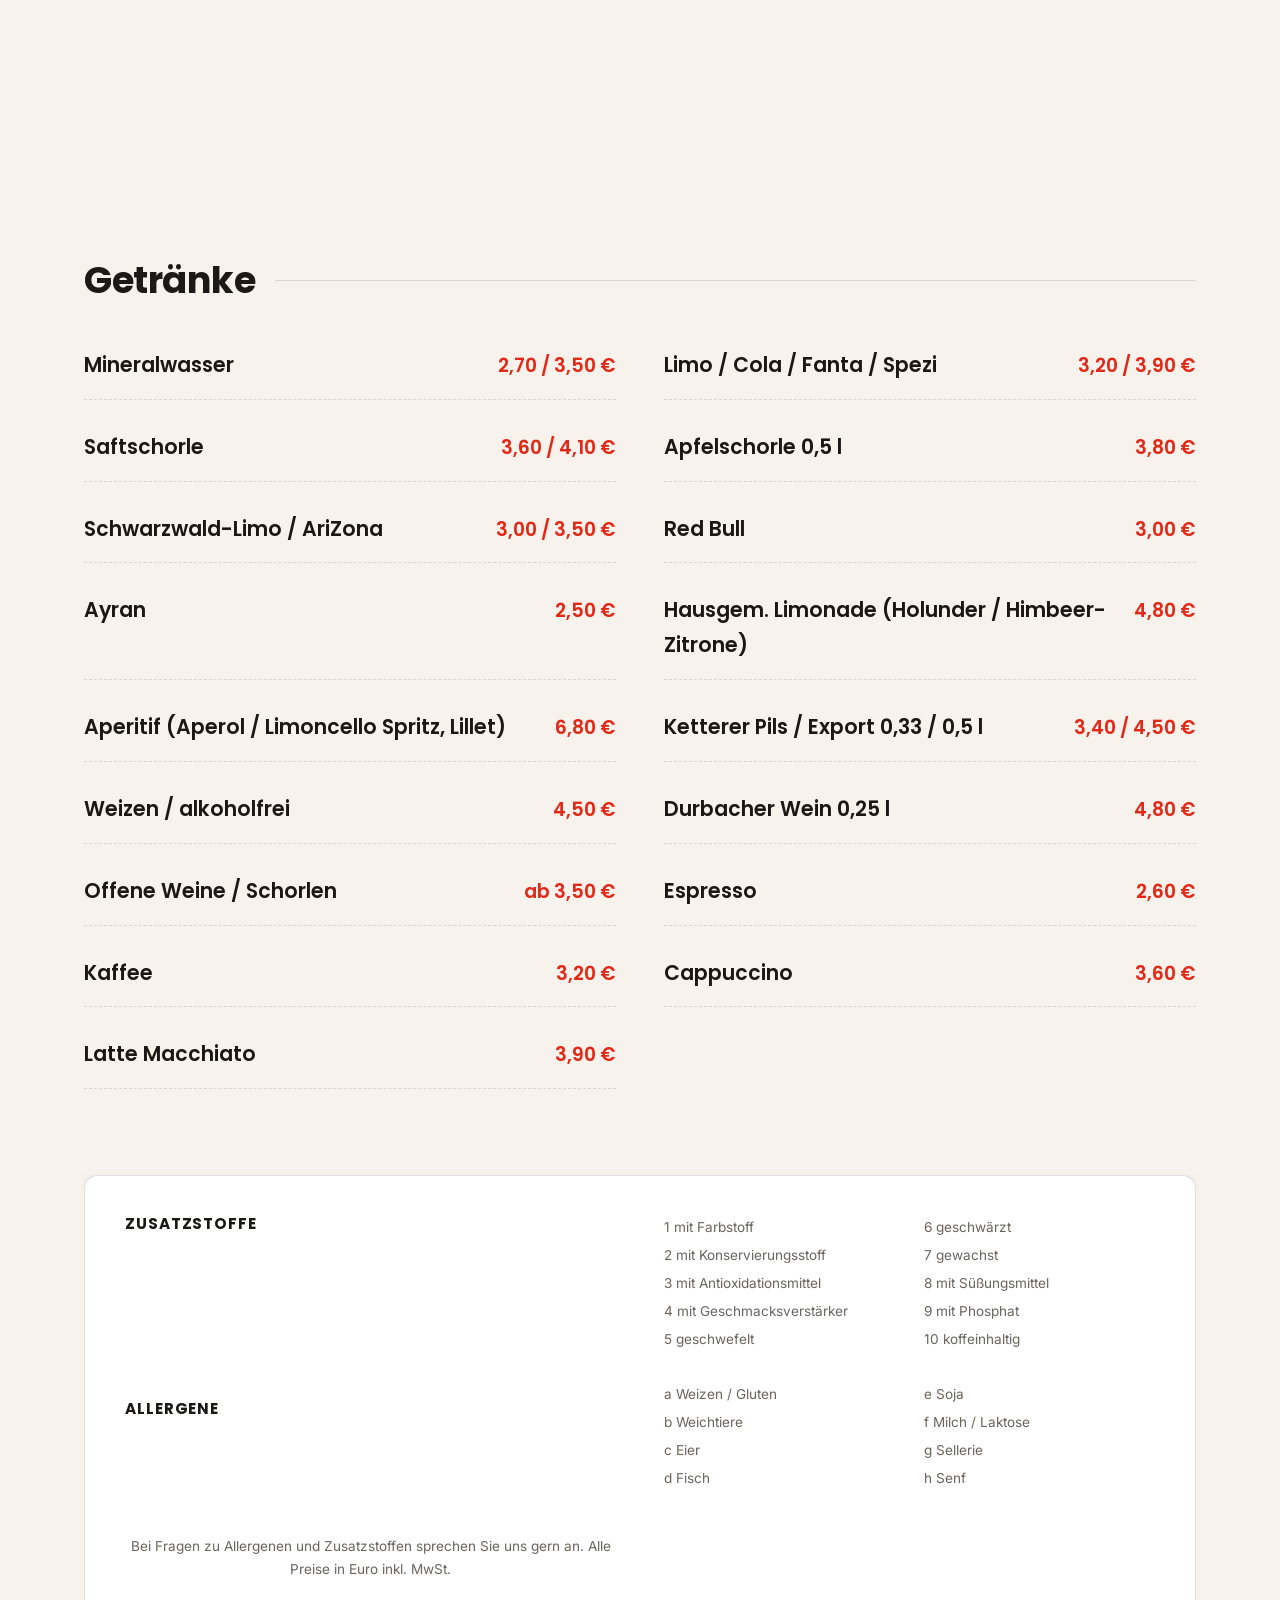
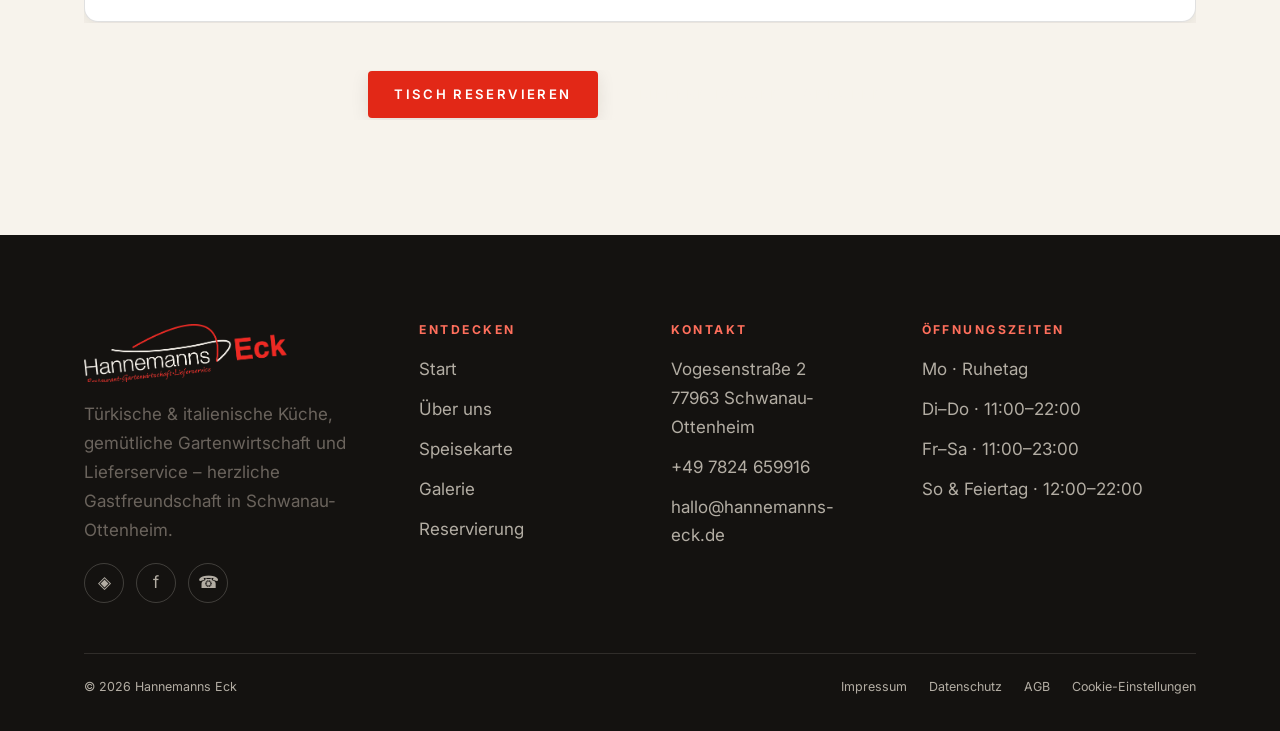
<file: speisekarte.html>
<!DOCTYPE html>
<html lang="de">
<head>
  <meta charset="UTF-8" />
  <script>document.documentElement.className += ' js';</script>
  <meta name="viewport" content="width=device-width, initial-scale=1.0" />
  <title>Speisekarte – Hannemanns Eck, Schwanau-Ottenheim</title>
  <meta name="description" content="Die Speisekarte vom Hannemanns Eck in Schwanau-Ottenheim: Kebap vom Drehspieß, Pide, anatolische Spezialitäten, Salate, Pizza aus dem Steinofen und Getränke. Auch zum Liefern." />
  <link rel="canonical" href="https://www.hannemanns-eck.de/speisekarte.html" />
  <meta name="theme-color" content="#141210" />
  <meta property="og:title" content="Speisekarte – Hannemanns Eck" />
  <meta property="og:description" content="Kebap vom Drehspieß, Pide, Pizza aus dem Steinofen und mehr – türkisch & italienisch in Schwanau-Ottenheim." />
  <meta property="og:image" content="assets/img/kebap.png" />
  <link rel="icon" href="data:image/svg+xml,%3Csvg xmlns='http://www.w3.org/2000/svg' viewBox='0 0 32 32'%3E%3Crect width='32' height='32' rx='6' fill='%23141210'/%3E%3Ctext x='16' y='23' font-size='18' text-anchor='middle' fill='%23e22817' font-family='Georgia'%3EH%3C/text%3E%3C/svg%3E" />
  <link rel="stylesheet" href="assets/css/style.css" />
  <script type="application/ld+json">
  { "@context": "https://schema.org", "@type": "Restaurant", "name": "Hannemanns Eck", "servesCuisine": ["Türkisch", "Italienisch"], "priceRange": "€–€€", "telephone": "+497824659916", "address": { "@type": "PostalAddress", "streetAddress": "Vogesenstraße 2", "postalCode": "77963", "addressLocality": "Schwanau-Ottenheim", "addressCountry": "DE" }, "hasMenu": "https://www.hannemanns-eck.de/speisekarte.html" }
  </script>
</head>
<body>
  <a class="skip-link" href="#main">Zum Inhalt springen</a>
  <header class="nav" id="nav">
    <a class="nav__brand" href="index.html" aria-label="Hannemanns Eck – Startseite"><img src="assets/img/logo-light.png" alt="Hannemanns Eck" /></a>
    <nav class="nav__links" aria-label="Hauptnavigation">
      <a href="index.html">Start</a>
      <a href="ueber-uns.html">Über uns</a>
      <a href="speisekarte.html" aria-current="page">Speisekarte</a>
      <a href="galerie.html">Galerie</a>
      <a href="kontakt.html">Kontakt</a>
    </nav>
    <a class="btn btn--gold nav__cta" href="reservierung.html">Tisch reservieren</a>
    <button class="nav__toggle" aria-label="Menü öffnen" aria-expanded="false"><span></span><span></span><span></span></button>
  </header>

  <main id="main">
    <section class="pagehero">
      <div class="pagehero__bg" data-parallax="0.16"><img src="assets/img/kebap.png" alt="Kebap vom Drehspieß mit Beilagen" fetchpriority="high" /></div>
      <div class="pagehero__inner"><span class="eyebrow on-dark">Vom Drehspieß & aus dem Steinofen</span><h1>Speisekarte</h1><p>Türkische & italienische Küche – frisch zubereitet, auch zum Mitnehmen und Liefern.</p></div>
    </section>

    <section class="section">
      <div class="container">
        <div class="menu-filter" role="tablist" aria-label="Speisekarte filtern">
          <button data-filter="all" class="active">Alles</button>
          <button data-filter="kebap">Kebap</button>
          <button data-filter="pide">Pide</button>
          <button data-filter="verschiedenes">Verschiedenes</button>
          <button data-filter="anatolisch">Anatolisch</button>
          <button data-filter="salate">Salate</button>
          <button data-filter="pizza">Pizza</button>
          <button data-filter="getraenke">Getränke</button>
        </div>

        <section class="menu-cat" data-cat="kebap" data-reveal>
          <div class="menu-cat__head"><h3>Kebap-Spezialitäten</h3><span class="rule"></span></div>
          <p class="dish__desc" style="margin:-16px 0 24px">Vom Drehspieß – wahlweise Kalb oder Hähnchen.</p>
          <div class="menu-grid">
            <div class="dish"><span class="dish__name">01 Kebap im Fladenbrot</span><span class="dish__price">8,00 €</span></div>
            <div class="dish"><span class="dish__name">02 Vegetarisch im Fladenbrot</span><span class="dish__price">8,00 €</span></div>
            <div class="dish"><span class="dish__name">03 Kebap Tüte</span><span class="dish__price">8,50 €</span></div>
            <div class="dish"><span class="dish__name">04 Yufka Kebap</span><span class="dish__price">9,00 €</span></div>
            <div class="dish"><span class="dish__name">05 Yufka Vegetarisch</span><span class="dish__price">9,00 €</span></div>
            <div class="dish"><span class="dish__name">06 Yufka Amerikanisch</span><span class="dish__price">10,00 €</span></div>
            <div class="dish"><span class="dish__name">07 XXL Kebap</span><span class="dish__price">13,00 €</span></div>
            <div class="dish"><span class="dish__name">08 Kebapteller</span><span class="dish__price">12,00 €</span></div>
            <div class="dish"><span class="dish__name">09 Kebapteller mit Pommes</span><span class="dish__price">13,00 €</span></div>
            <div class="dish"><span class="dish__name">10 Kebapteller mit Reis</span><span class="dish__price">14,00 €</span></div>
            <div class="dish"><span class="dish__name">11 Kebapteller überbacken</span><span class="dish__price">12,00 €</span></div>
          </div>
        </section>

        <section class="menu-cat" data-cat="pide" data-reveal>
          <div class="menu-cat__head"><h3>Pide</h3><span class="rule"></span></div>
          <p class="dish__desc" style="margin:-16px 0 24px">Frisch belegtes Fladengebäck aus dem Steinofen.</p>
          <div class="menu-grid">
            <div class="dish"><span class="dish__name">16 Hackfleisch-Pide</span><span class="dish__price">10,00 €</span></div>
            <div class="dish"><span class="dish__name">17 Hackfleisch-Pide & Ei</span><span class="dish__price">11,00 €</span></div>
            <div class="dish"><span class="dish__name">18 Spinat-Pide</span><span class="dish__price">10,00 €</span></div>
            <div class="dish"><span class="dish__name">19 Spinat-Pide & Ei</span><span class="dish__price">11,00 €</span></div>
            <div class="dish"><span class="dish__name">20 Pide Spezial</span><span class="dish__price">12,50 €</span></div>
            <div class="dish"><span class="dish__name">21 Kebap-Pide</span><span class="dish__price">11,50 €</span></div>
            <div class="dish"><span class="dish__name">22 Sucuk-Pide</span><span class="dish__price">11,50 €</span></div>
          </div>
        </section>

        <section class="menu-cat" data-cat="verschiedenes" data-reveal>
          <div class="menu-cat__head"><h3>Verschiedenes</h3><span class="rule"></span></div>
          <div class="menu-grid">
            <div class="dish"><span class="dish__name">24 Calamari (8 Stück)</span><span class="dish__price">13,00 €</span></div>
            <div class="dish"><span class="dish__name">25 Cevapcici im Fladenbrot</span><span class="dish__price">9,00 €</span></div>
            <div class="dish"><span class="dish__name">26 Cevapcici-Teller mit Pommes</span><span class="dish__price">13,00 €</span></div>
            <div class="dish"><span class="dish__name">26a Cevapcici-Teller mit Reis</span><span class="dish__price">14,00 €</span></div>
            <div class="dish"><span class="dish__name">27 Putenspieß mit Pommes</span><span class="dish__price">17,50 €</span></div>
            <div class="dish"><span class="dish__name">28 Putenspieß mit Reis</span><span class="dish__price">18,50 €</span></div>
            <div class="dish"><span class="dish__name">29 Schnitzel</span><span class="dish__price">14,00 €</span></div>
            <div class="dish"><span class="dish__name">30 Pommes klein</span><span class="dish__price">4,50 €</span></div>
            <div class="dish"><span class="dish__name">31 Pommes groß</span><span class="dish__price">5,50 €</span></div>
            <div class="dish"><span class="dish__name">32 Falafel im Fladenbrot</span><span class="dish__price">8,00 €</span></div>
            <div class="dish"><span class="dish__name">33 Falafel im Yufka</span><span class="dish__price">9,00 €</span></div>
            <div class="dish"><span class="dish__name">35 Chicken Nuggets (8 Stück)</span><span class="dish__price">9,00 €</span></div>
            <div class="dish"><span class="dish__name">36 Chicken Nuggets (8 St.) mit Pommes</span><span class="dish__price">11,00 €</span></div>
          </div>
        </section>

        <section class="menu-cat" data-cat="anatolisch" data-reveal>
          <div class="menu-cat__head"><h3>Anatolische Spezialitäten</h3><span class="rule"></span></div>
          <div class="menu-grid">
            <div class="dish"><span class="dish__name">37 Lahmacun</span><span class="dish__price">10,00 €</span></div>
            <div class="dish"><span class="dish__name">38 Lahmacun Spezial</span><span class="dish__price">12,00 €</span></div>
            <div class="dish"><span class="dish__name">39 Lammspieß mit Pommes</span><span class="dish__price">18,50 €</span></div>
            <div class="dish"><span class="dish__name">40 Lammspieß mit Reis</span><span class="dish__price">19,50 €</span></div>
            <div class="dish"><span class="dish__name">41 Gemischter Grillteller<span class="dish__badge">für 2</span></span><span class="dish__price">26,00 €</span></div>
            <div class="dish"><span class="dish__name">42 Sigara Börek (6 St., vegetarisch)</span><span class="dish__price">12,00 €</span></div>
          </div>
        </section>

        <section class="menu-cat" data-cat="salate" data-reveal>
          <div class="menu-cat__head"><h3>Salate</h3><span class="rule"></span></div>
          <div class="menu-grid">
            <div class="dish"><span class="dish__name">48 Beilagensalat</span><span class="dish__price">4,50 €</span></div>
            <div class="dish"><span class="dish__name">49 Großer Gemischter Salat</span><span class="dish__price">9,00 €</span></div>
            <div class="dish"><span class="dish__name">50 Mozzarella-Salat</span><span class="dish__price">9,90 €</span></div>
            <div class="dish"><span class="dish__name">51 Thunfisch-Salat</span><span class="dish__price">10,50 €</span></div>
            <div class="dish"><span class="dish__name">52 Bauernsalat</span><span class="dish__price">10,20 €</span></div>
            <div class="dish"><span class="dish__name">53 Mexiko-Salat</span><span class="dish__price">10,70 €</span></div>
            <div class="dish"><span class="dish__name">54 Salat mit Putenstreifen</span><span class="dish__price">13,90 €</span></div>
            <div class="dish"><span class="dish__name">55 Falafel-Salat</span><span class="dish__price">10,50 €</span></div>
            <div class="dish"><span class="dish__name">56 Salat mit Räucherlachs</span><span class="dish__price">13,90 €</span></div>
            <div class="dish"><span class="dish__name">57 Salat mit veg. Frühlingsrollen</span><span class="dish__price">11,90 €</span></div>
          </div>
        </section>

        <section class="menu-cat" data-cat="pizza" data-reveal>
          <div class="menu-cat__head"><h3>Pizza</h3><span class="rule"></span></div>
          <p class="dish__desc" style="margin:-16px 0 24px">Aus dem Steinofen. Als Party-Pizza (40×60 cm): Nr. 58–63 für 29,00 €, Nr. 64–87 für 33,00 €.</p>
          <div class="menu-grid">
            <div class="dish"><span class="dish__name">58 Margherita</span><span class="dish__price">8,50 €</span></div>
            <div class="dish"><span class="dish__name">59 Salami</span><span class="dish__price">10,00 €</span></div>
            <div class="dish"><span class="dish__name">60 Flammkuchen</span><span class="dish__price">11,00 €</span></div>
            <div class="dish"><span class="dish__name">61 Gemüse</span><span class="dish__price">12,00 €</span></div>
            <div class="dish"><span class="dish__name">62 Prosciutto</span><span class="dish__price">10,00 €</span></div>
            <div class="dish"><span class="dish__name">63 Artischocken</span><span class="dish__price">9,00 €</span></div>
            <div class="dish"><span class="dish__name">64 Hawaii</span><span class="dish__price">10,50 €</span></div>
            <div class="dish"><span class="dish__name">65 Napoli</span><span class="dish__price">12,00 €</span></div>
            <div class="dish"><span class="dish__name">66 Quattro Formaggi</span><span class="dish__price">11,00 €</span></div>
            <div class="dish"><span class="dish__name">67 Tonno</span><span class="dish__price">12,00 €</span></div>
            <div class="dish"><span class="dish__name">68 Vegetarisch</span><span class="dish__price">12,00 €</span></div>
            <div class="dish"><span class="dish__name">69 Scampi</span><span class="dish__price">13,00 €</span></div>
            <div class="dish"><span class="dish__name">70 Frutti di Mare</span><span class="dish__price">12,50 €</span></div>
            <div class="dish"><span class="dish__name">71 Diavolo</span><span class="dish__price">11,50 €</span></div>
            <div class="dish"><span class="dish__name">72 Schwarzwald</span><span class="dish__price">12,00 €</span></div>
            <div class="dish"><span class="dish__name">73 Spinat</span><span class="dish__price">11,00 €</span></div>
            <div class="dish"><span class="dish__name">74 Rustikal</span><span class="dish__price">14,00 €</span></div>
            <div class="dish"><span class="dish__name">75 Sucuk</span><span class="dish__price">11,50 €</span></div>
            <div class="dish"><span class="dish__name">76 Kebap-Pizza</span><span class="dish__price">11,50 €</span></div>
            <div class="dish"><span class="dish__name">77 Hannemanns Eck<span class="dish__badge">Haus</span></span><span class="dish__price">13,00 €</span></div>
            <div class="dish"><span class="dish__name">78 Calzone</span><span class="dish__price">11,50 €</span></div>
            <div class="dish"><span class="dish__name">79 Calzone nach Wunsch</span><span class="dish__price">12,50 €</span></div>
            <div class="dish"><span class="dish__name">80 Dickmann</span><span class="dish__price">11,50 €</span></div>
            <div class="dish"><span class="dish__name">81 Quattro Stagioni</span><span class="dish__price">12,50 €</span></div>
            <div class="dish"><span class="dish__name">82 Milano</span><span class="dish__price">11,00 €</span></div>
            <div class="dish"><span class="dish__name">82a Romana</span><span class="dish__price">11,00 €</span></div>
            <div class="dish"><span class="dish__name">83 Regina</span><span class="dish__price">11,50 €</span></div>
            <div class="dish"><span class="dish__name">84 CeCiCe</span><span class="dish__price">11,00 €</span></div>
            <div class="dish"><span class="dish__name">85 Oehler</span><span class="dish__price">12,00 €</span></div>
            <div class="dish"><span class="dish__name">87 Räucherlachs</span><span class="dish__price">13,50 €</span></div>
            <div class="dish"><span class="dish__name">88 Pizzabrot</span><span class="dish__price">8,00 €</span></div>
          </div>
          <p class="dish__desc" style="margin-top:18px"><strong>Extras:</strong> Extra-Zutat ab 2,00 € · Soße klein 1,50 € / groß 2,50 € · Weichkäse 1,00 € · Parmesan 1,50 €</p>
        </section>

        <section class="menu-cat" data-cat="getraenke" data-reveal>
          <div class="menu-cat__head"><h3>Getränke</h3><span class="rule"></span></div>
          <div class="menu-grid">
            <div class="dish"><span class="dish__name">Mineralwasser</span><span class="dish__price">2,70 / 3,50 €</span></div>
            <div class="dish"><span class="dish__name">Limo / Cola / Fanta / Spezi</span><span class="dish__price">3,20 / 3,90 €</span></div>
            <div class="dish"><span class="dish__name">Saftschorle</span><span class="dish__price">3,60 / 4,10 €</span></div>
            <div class="dish"><span class="dish__name">Apfelschorle 0,5 l</span><span class="dish__price">3,80 €</span></div>
            <div class="dish"><span class="dish__name">Schwarzwald-Limo / AriZona</span><span class="dish__price">3,00 / 3,50 €</span></div>
            <div class="dish"><span class="dish__name">Red Bull</span><span class="dish__price">3,00 €</span></div>
            <div class="dish"><span class="dish__name">Ayran</span><span class="dish__price">2,50 €</span></div>
            <div class="dish"><span class="dish__name">Hausgem. Limonade (Holunder / Himbeer-Zitrone)</span><span class="dish__price">4,80 €</span></div>
            <div class="dish"><span class="dish__name">Aperitif (Aperol / Limoncello Spritz, Lillet)</span><span class="dish__price">6,80 €</span></div>
            <div class="dish"><span class="dish__name">Ketterer Pils / Export 0,33 / 0,5 l</span><span class="dish__price">3,40 / 4,50 €</span></div>
            <div class="dish"><span class="dish__name">Weizen / alkoholfrei</span><span class="dish__price">4,50 €</span></div>
            <div class="dish"><span class="dish__name">Durbacher Wein 0,25 l</span><span class="dish__price">4,80 €</span></div>
            <div class="dish"><span class="dish__name">Offene Weine / Schorlen</span><span class="dish__price">ab 3,50 €</span></div>
            <div class="dish"><span class="dish__name">Espresso</span><span class="dish__price">2,60 €</span></div>
            <div class="dish"><span class="dish__name">Kaffee</span><span class="dish__price">3,20 €</span></div>
            <div class="dish"><span class="dish__name">Cappuccino</span><span class="dish__price">3,60 €</span></div>
            <div class="dish"><span class="dish__name">Latte Macchiato</span><span class="dish__price">3,90 €</span></div>
          </div>
        </section>

        <div class="legend" data-reveal>
          <h4>Zusatzstoffe</h4>
          <ul>
            <li>1 mit Farbstoff</li>
            <li>2 mit Konservierungsstoff</li>
            <li>3 mit Antioxidationsmittel</li>
            <li>4 mit Geschmacksverstärker</li>
            <li>5 geschwefelt</li>
            <li>6 geschwärzt</li>
            <li>7 gewachst</li>
            <li>8 mit Süßungsmittel</li>
            <li>9 mit Phosphat</li>
            <li>10 koffeinhaltig</li>
          </ul>
          <h4 style="margin-top:18px">Allergene</h4>
          <ul>
            <li>a Weizen / Gluten</li>
            <li>b Weichtiere</li>
            <li>c Eier</li>
            <li>d Fisch</li>
            <li>e Soja</li>
            <li>f Milch / Laktose</li>
            <li>g Sellerie</li>
            <li>h Senf</li>
          </ul>
          <p class="menu-note">Bei Fragen zu Allergenen und Zusatzstoffen sprechen Sie uns gern an. Alle Preise in Euro inkl. MwSt.</p>
        </div>

        <div style="text-align:center;margin-top:48px" data-reveal>
          <a class="btn btn--primary" href="reservierung.html">Tisch reservieren</a>
          <a class="btn btn--ghost" href="tel:+497824659916" style="margin-left:10px">Liefern lassen – anrufen</a>
        </div>
      </div>
    </section>
  </main>

  <!-- ============ Footer (FOOTER_PLACEHOLDER) ============ -->
  <footer class="footer">
    <div class="container">
      <div class="footer__grid">
        <div class="footer__brand">
          <img src="assets/img/logo-light.png" alt="Hannemanns Eck" style="height:58px;width:auto" />
          <p style="margin-top:18px;max-width:280px">Türkische & italienische Küche, gemütliche Gartenwirtschaft und Lieferservice – herzliche Gastfreundschaft in Schwanau-Ottenheim.</p>
          <div class="socials" style="margin-top:18px">
            <a href="#" aria-label="Instagram">◈</a>
            <a href="#" aria-label="Facebook">f</a>
            <a href="https://wa.me/497824659916" aria-label="WhatsApp">☎</a>
          </div>
        </div>
        <div>
          <h4>Entdecken</h4>
          <ul class="footer__links">
            <li><a href="index.html">Start</a></li>
            <li><a href="ueber-uns.html">Über uns</a></li>
            <li><a href="speisekarte.html">Speisekarte</a></li>
            <li><a href="galerie.html">Galerie</a></li>
            <li><a href="reservierung.html">Reservierung</a></li>
          </ul>
        </div>
        <div>
          <h4>Kontakt</h4>
          <ul class="footer__links">
            <li><a href="https://www.openstreetmap.org/search?query=Vogesenstraße%202%2077963%20Schwanau" target="_blank" rel="noopener">Vogesenstraße 2<br>77963 Schwanau-Ottenheim</a></li>
            <li><a href="tel:+497824659916">+49 7824 659916</a></li>
            <li><a href="mailto:hallo@hannemanns-eck.de">hallo@hannemanns-eck.de</a></li>
          </ul>
        </div>
        <div>
          <h4>Öffnungszeiten</h4>
          <ul class="footer__links">
            <li>Mo · Ruhetag</li>
            <li>Di–Do · 11:00–22:00</li>
            <li>Fr–Sa · 11:00–23:00</li>
            <li>So & Feiertag · 12:00–22:00</li>
          </ul>
        </div>
      </div>
      <div class="footer__bottom">
        <span>© <span data-year>2026</span> Hannemanns Eck</span>
        <span><a href="impressum.html">Impressum</a> <a href="datenschutz.html">Datenschutz</a> <a href="agb.html">AGB</a> <a href="#" data-cookie-settings>Cookie-Einstellungen</a></span>
      </div>
    </div>
  </footer>

  <script src="assets/js/main.js"></script>
</body>
</html>
</file>
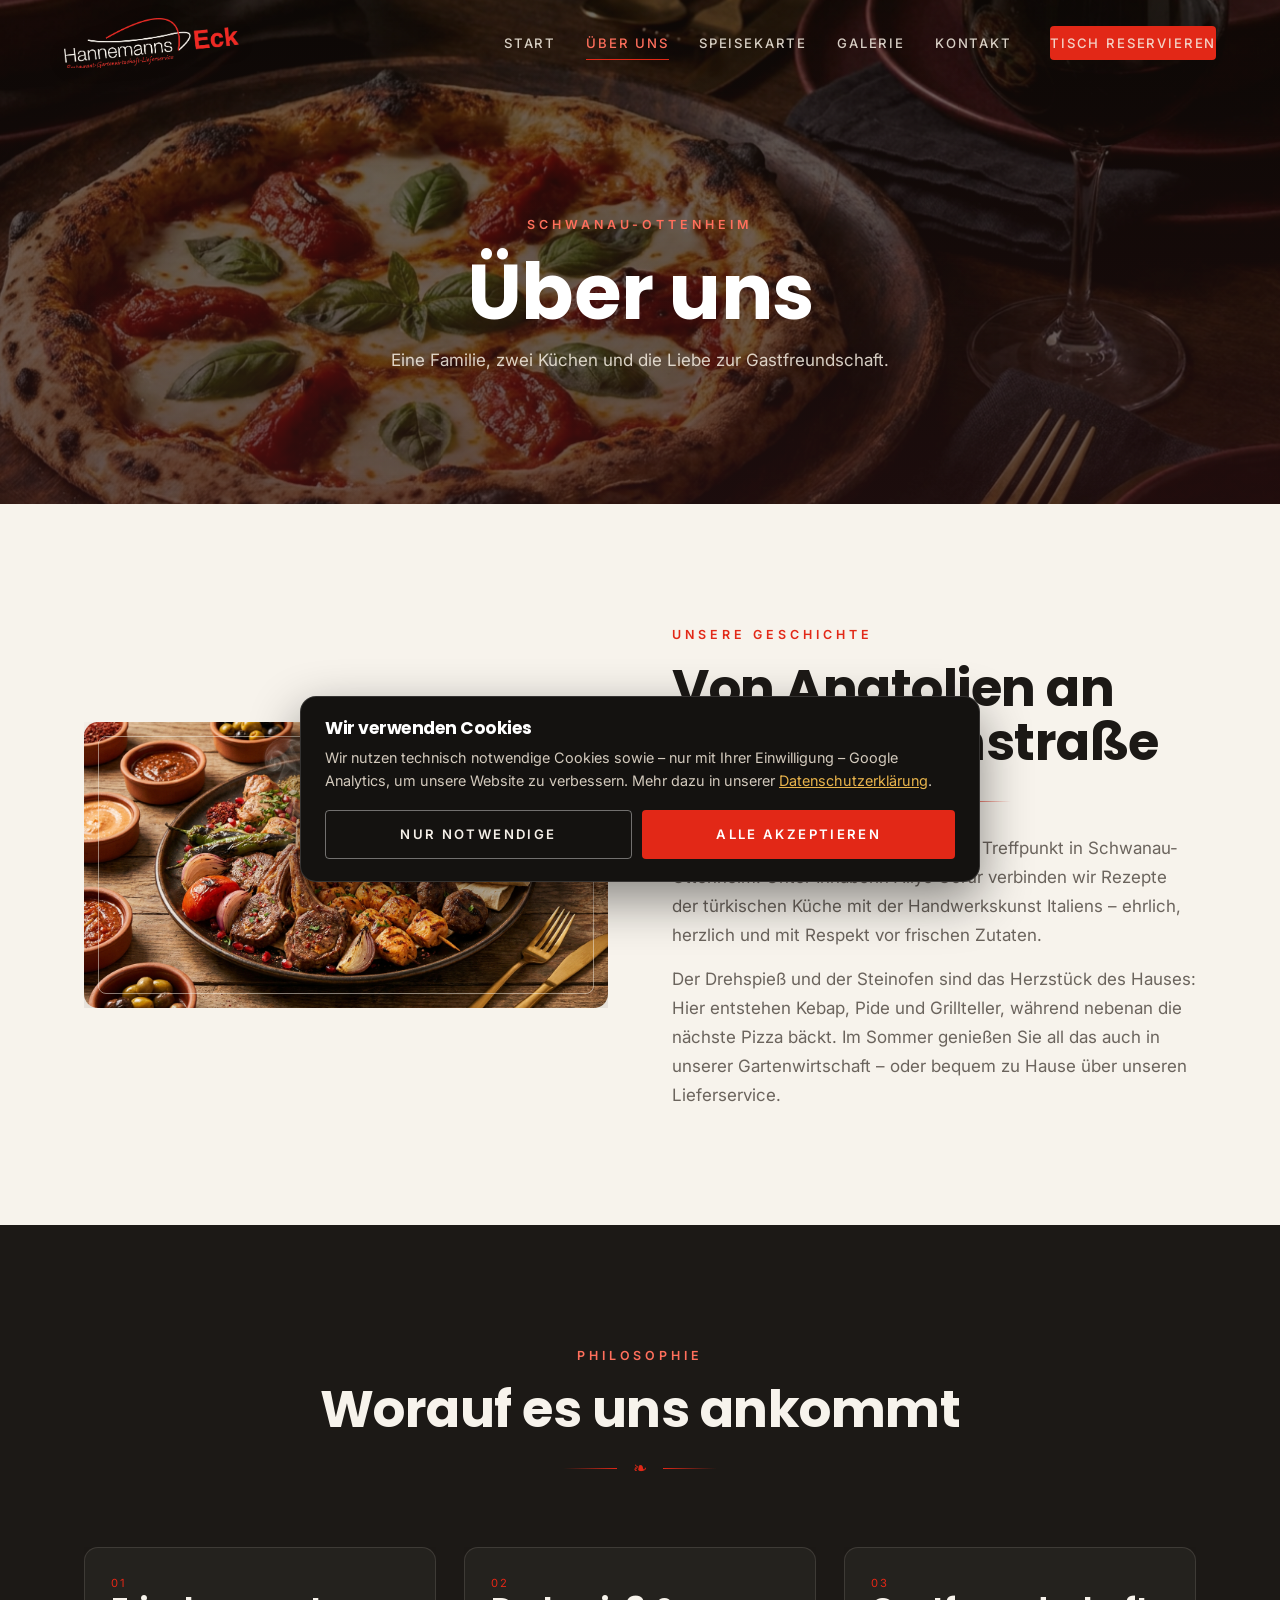
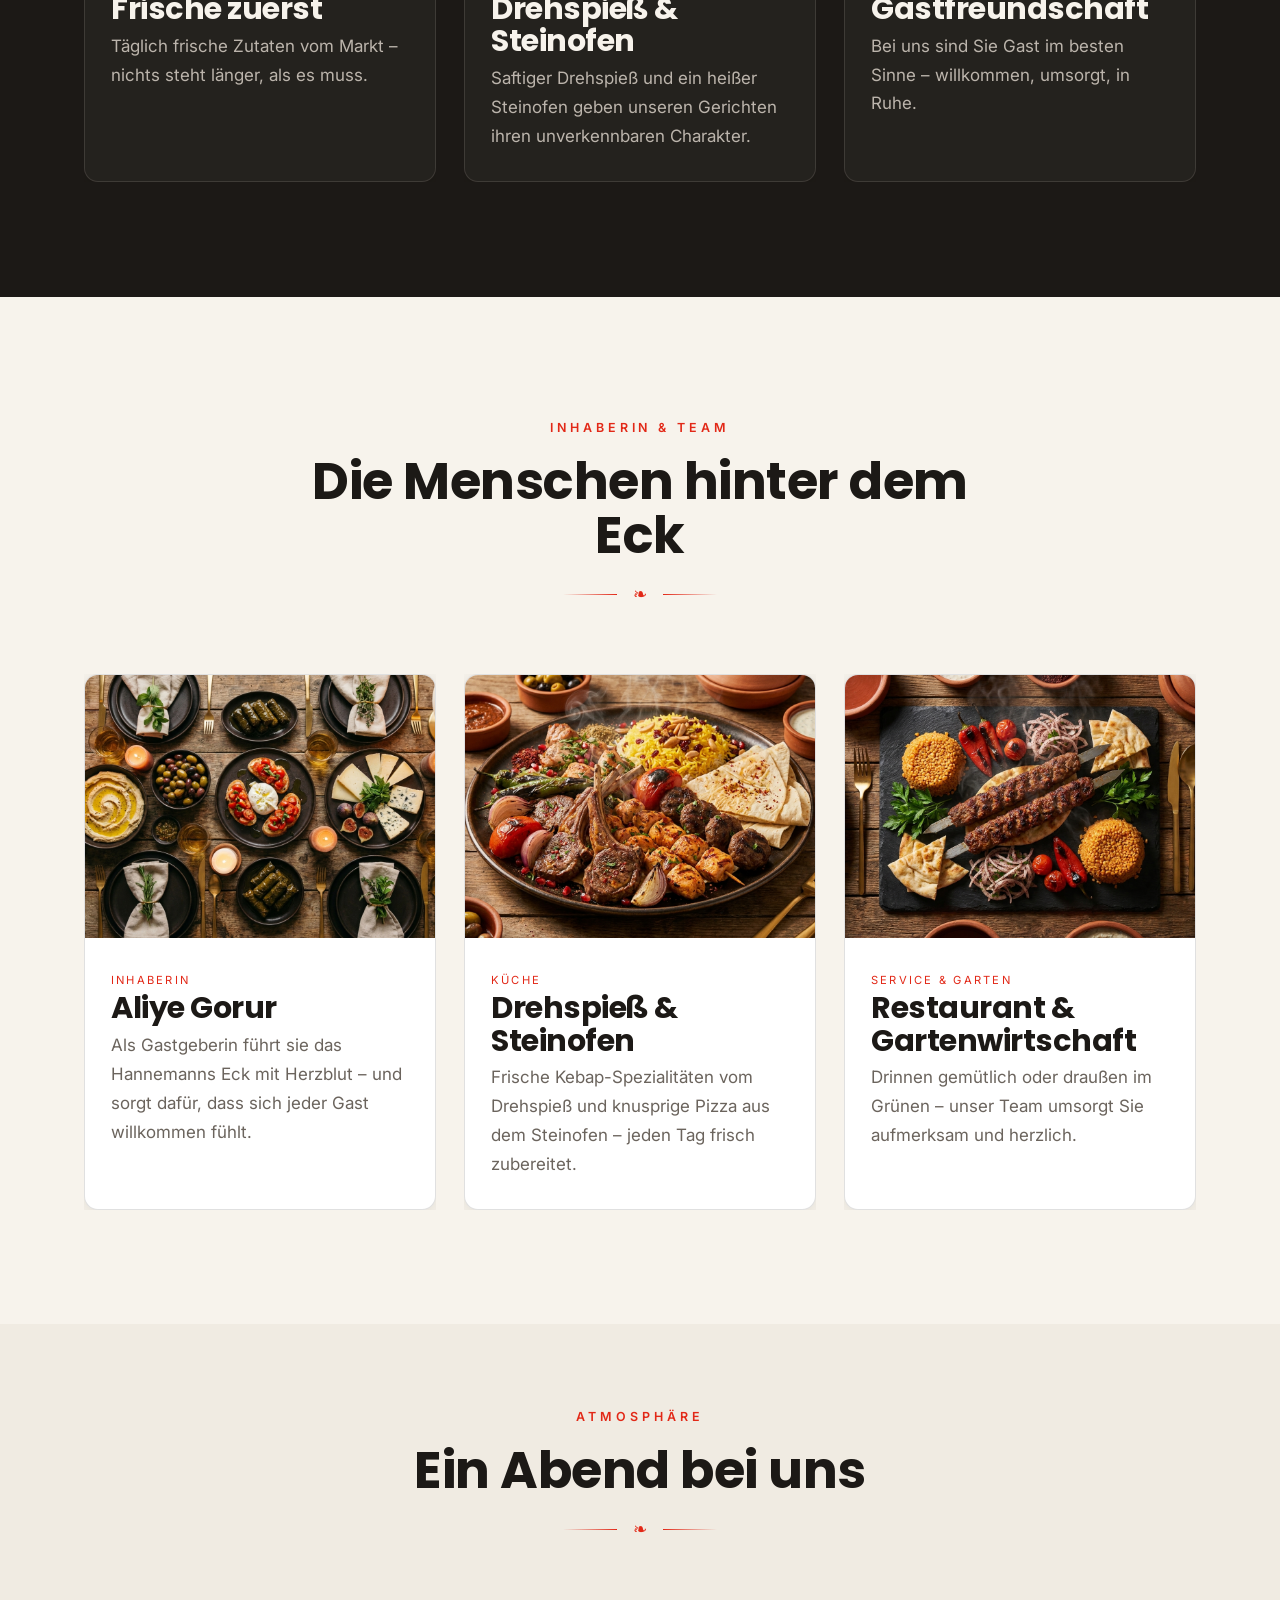
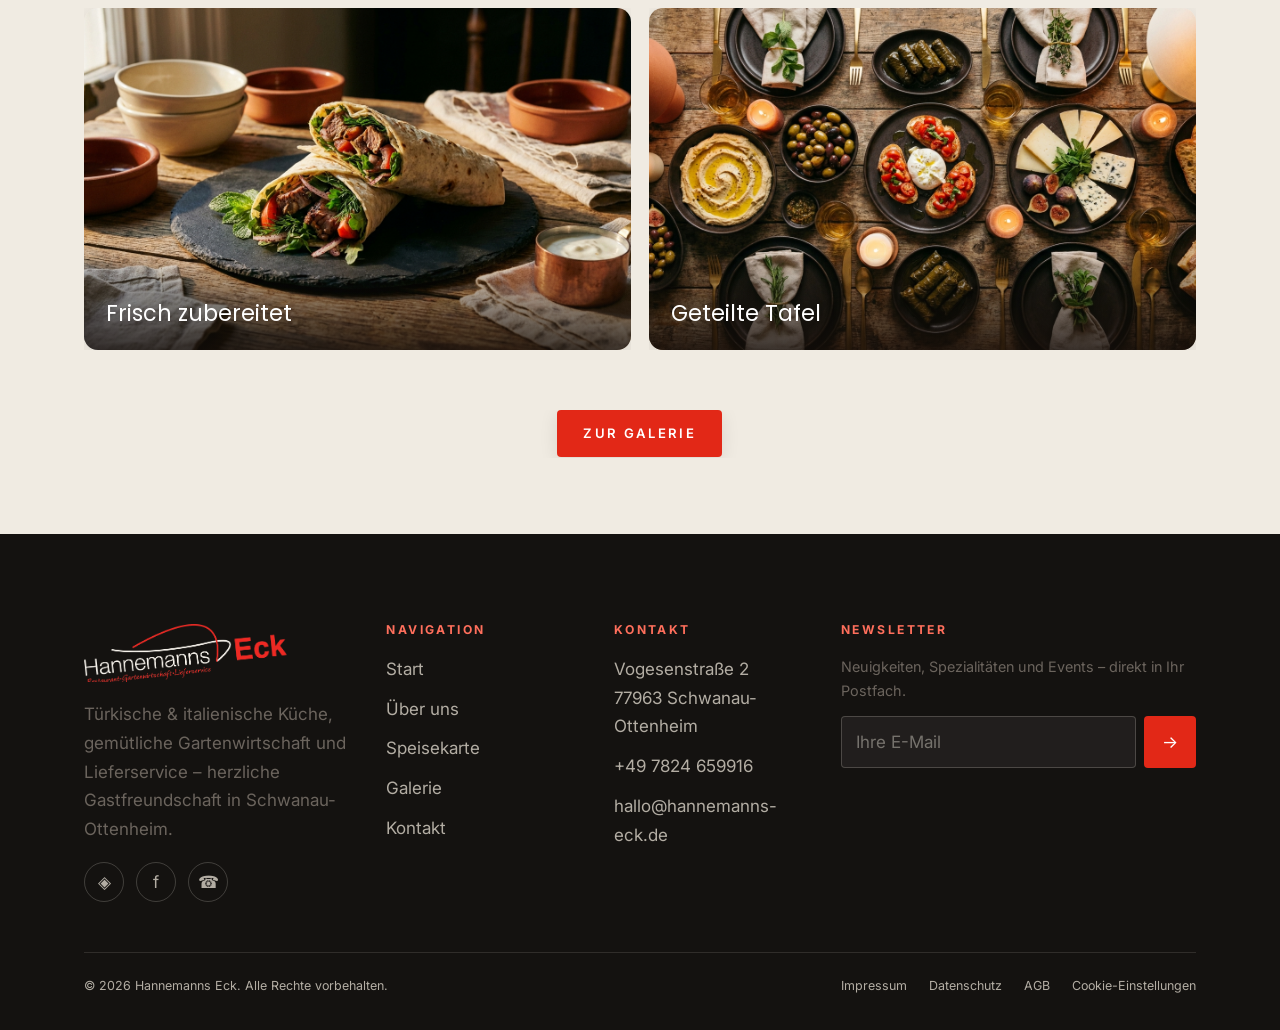
<file: ueber-uns.html>
<!DOCTYPE html>
<html lang="de">
<head>
  <meta charset="UTF-8" />
  <script>document.documentElement.className += ' js';</script>
  <meta name="viewport" content="width=device-width, initial-scale=1.0" />
  <title>Über uns – Hannemanns Eck, Schwanau</title>
  <meta name="description" content="Die Geschichte des Hannemanns Eck in Schwanau: mediterrane Gastfreundschaft, türkisch-italienische Küche, unsere Philosophie und das Team hinter dem Feuer." />
  <link rel="canonical" href="https://www.hannemanns-eck.de/ueber-uns.html" />
  <meta name="theme-color" content="#141210" />
  <meta property="og:title" content="Über uns – Hannemanns Eck" />
  <meta property="og:description" content="Türkische & italienische Küche, Gartenwirtschaft und Lieferservice in Schwanau-Ottenheim." />
  <meta property="og:image" content="assets/img/kebap.png" />
  <link rel="icon" href="data:image/svg+xml,%3Csvg xmlns='http://www.w3.org/2000/svg' viewBox='0 0 32 32'%3E%3Crect width='32' height='32' rx='6' fill='%23141210'/%3E%3Ctext x='16' y='23' font-size='18' text-anchor='middle' fill='%23e22817' font-family='Georgia'%3EH%3C/text%3E%3C/svg%3E" />
  <link rel="stylesheet" href="assets/css/style.css" />
</head>
<body>
  <a class="skip-link" href="#main">Zum Inhalt springen</a>
  <header class="nav" id="nav">
    <a class="nav__brand" href="index.html" aria-label="Hannemanns Eck – Startseite"><img src="assets/img/logo-light.png" alt="Hannemanns Eck" /></a>
    <nav class="nav__links" aria-label="Hauptnavigation">
      <a href="index.html">Start</a>
      <a href="ueber-uns.html" aria-current="page">Über uns</a>
      <a href="speisekarte.html">Speisekarte</a>
      <a href="galerie.html">Galerie</a>
      <a href="kontakt.html">Kontakt</a>
      <a class="btn btn--gold nav__cta" href="reservierung.html">Tisch reservieren</a>
    </nav>
    <button class="nav__toggle" aria-label="Menü öffnen" aria-expanded="false" aria-controls="nav"><span></span><span></span><span></span></button>
  </header>

  <main id="main">
    <section class="pagehero">
      <div class="pagehero__bg" data-parallax="0.16"><img src="assets/img/pizza.png" alt="Frische Steinofenpizza im Hannemanns Eck" fetchpriority="high" /></div>
      <div class="pagehero__inner">
        <span class="eyebrow on-dark">Schwanau-Ottenheim</span>
        <h1>Über uns</h1>
        <p>Eine Familie, zwei Küchen und die Liebe zur Gastfreundschaft.</p>
      </div>
    </section>

    <section class="section">
      <div class="container split">
        <div class="split__media" data-reveal><img src="assets/img/grill.png" alt="Gemischte Grillplatte am Holzkohlegrill" loading="lazy" /><span class="frame"></span></div>
        <div data-reveal data-reveal-delay="1">
          <span class="eyebrow">Unsere Geschichte</span>
          <h2>Von Anatolien an die Vogesenstraße</h2>
          <div class="script-divider">❧</div>
          <p>Das Hannemanns Eck ist ein familiärer Treffpunkt in Schwanau-Ottenheim. Unter Inhaberin Aliye Gorur verbinden wir Rezepte der türkischen Küche mit der Handwerkskunst Italiens – ehrlich, herzlich und mit Respekt vor frischen Zutaten.</p>
          <p style="margin-top:1rem">Der Drehspieß und der Steinofen sind das Herzstück des Hauses: Hier entstehen Kebap, Pide und Grillteller, während nebenan die nächste Pizza bäckt. Im Sommer genießen Sie all das auch in unserer Gartenwirtschaft – oder bequem zu Hause über unseren Lieferservice.</p>
        </div>
      </div>
    </section>

    <section class="section section--wood">
      <div class="container">
        <div class="section-head" data-reveal><span class="eyebrow on-dark">Philosophie</span><h2 style="color:var(--cream)">Worauf es uns ankommt</h2><div class="script-divider">❧</div></div>
        <div class="cards">
          <article class="card" data-reveal style="background:rgba(246,239,227,0.04);border-color:rgba(246,239,227,0.12)"><div class="card__body"><div class="card__tag">01</div><h3 style="color:var(--cream)">Frische zuerst</h3><p style="color:rgba(246,239,227,0.72)">Täglich frische Zutaten vom Markt – nichts steht länger, als es muss.</p></div></article>
          <article class="card" data-reveal data-reveal-delay="1" style="background:rgba(246,239,227,0.04);border-color:rgba(246,239,227,0.12)"><div class="card__body"><div class="card__tag">02</div><h3 style="color:var(--cream)">Drehspieß & Steinofen</h3><p style="color:rgba(246,239,227,0.72)">Saftiger Drehspieß und ein heißer Steinofen geben unseren Gerichten ihren unverkennbaren Charakter.</p></div></article>
          <article class="card" data-reveal data-reveal-delay="2" style="background:rgba(246,239,227,0.04);border-color:rgba(246,239,227,0.12)"><div class="card__body"><div class="card__tag">03</div><h3 style="color:var(--cream)">Gastfreundschaft</h3><p style="color:rgba(246,239,227,0.72)">Bei uns sind Sie Gast im besten Sinne – willkommen, umsorgt, in Ruhe.</p></div></article>
        </div>
      </div>
    </section>

    <section class="section">
      <div class="container">
        <div class="section-head" data-reveal><span class="eyebrow">Inhaberin & Team</span><h2>Die Menschen hinter dem Eck</h2><div class="script-divider">❧</div></div>
        <div class="cards">
          <article class="card" data-reveal><div class="card__img"><img src="assets/img/mezze.png" alt="Gastgeberin im Hannemanns Eck" loading="lazy" /></div><div class="card__body"><span class="card__tag">Inhaberin</span><h3>Aliye Gorur</h3><p>Als Gastgeberin führt sie das Hannemanns Eck mit Herzblut – und sorgt dafür, dass sich jeder Gast willkommen fühlt.</p></div></article>
          <article class="card" data-reveal data-reveal-delay="1"><div class="card__img"><img src="assets/img/grill.png" alt="Zubereitung am Drehspieß und Steinofen" loading="lazy" /></div><div class="card__body"><span class="card__tag">Küche</span><h3>Drehspieß & Steinofen</h3><p>Frische Kebap-Spezialitäten vom Drehspieß und knusprige Pizza aus dem Steinofen – jeden Tag frisch zubereitet.</p></div></article>
          <article class="card" data-reveal data-reveal-delay="2"><div class="card__img"><img src="assets/img/kebap.png" alt="Kebap-Teller vom Drehspieß" loading="lazy" /></div><div class="card__body"><span class="card__tag">Service & Garten</span><h3>Restaurant & Gartenwirtschaft</h3><p>Drinnen gemütlich oder draußen im Grünen – unser Team umsorgt Sie aufmerksam und herzlich.</p></div></article>
        </div>
      </div>
    </section>

    <section class="section section--tight" style="background:var(--bg-alt)">
      <div class="container">
        <div class="section-head" data-reveal><span class="eyebrow">Atmosphäre</span><h2>Ein Abend bei uns</h2><div class="script-divider">❧</div></div>
        <div class="menu-feature">
          <figure data-reveal><img src="assets/img/yufka.png" alt="Frisch zubereiteter Yufka Dürüm" loading="lazy" /><figcaption>Frisch zubereitet</figcaption></figure>
          <figure data-reveal data-reveal-delay="1"><img src="assets/img/mezze.png" alt="Gedeckte Tafel mit Mezze" loading="lazy" /><figcaption>Geteilte Tafel</figcaption></figure>
        </div>
        <div class="text-center" data-reveal><a class="btn btn--primary" href="galerie.html">Zur Galerie</a></div>
      </div>
    </section>
  </main>

  <!-- ============ Footer (FOOTER_PLACEHOLDER) ============ -->
  <footer class="footer">
    <div class="container">
      <div class="footer__grid">
        <div class="footer__brand">
          <img src="assets/img/logo-light.png" alt="Hannemanns Eck" style="height:58px;width:auto" />
          <p style="margin-top:18px;max-width:280px">Türkische & italienische Küche, gemütliche Gartenwirtschaft und Lieferservice – herzliche Gastfreundschaft in Schwanau-Ottenheim.</p>
          <div class="socials" style="margin-top:18px">
            <a href="#" aria-label="Instagram">◈</a>
            <a href="#" aria-label="Facebook">f</a>
            <a href="https://wa.me/497824659916" aria-label="WhatsApp">☎</a>
          </div>
        </div>
        <div>
          <h4>Navigation</h4>
          <ul class="footer__links">
            <li><a href="index.html">Start</a></li>
            <li><a href="ueber-uns.html">Über uns</a></li>
            <li><a href="speisekarte.html">Speisekarte</a></li>
            <li><a href="galerie.html">Galerie</a></li>
            <li><a href="kontakt.html">Kontakt</a></li>
          </ul>
        </div>
        <div>
          <h4>Kontakt</h4>
          <ul class="footer__links">
            <li><a href="https://www.openstreetmap.org/search?query=Vogesenstraße%202%2077963%20Schwanau" target="_blank" rel="noopener">Vogesenstraße 2<br>77963 Schwanau-Ottenheim</a></li>
            <li><a href="tel:+497824659916">+49 7824 659916</a></li>
            <li><a href="mailto:hallo@hannemanns-eck.de">hallo@hannemanns-eck.de</a></li>
          </ul>
        </div>
        <div>
          <h4>Newsletter</h4>
          <p style="font-size:0.9rem">Neuigkeiten, Spezialitäten und Events – direkt in Ihr Postfach.</p>
          <form class="newsletter" data-confirm="news-success" novalidate>
      <!-- Spamschutz (Honeypot) - von Menschen unsichtbar -->
      <input type="text" name="_gotcha" tabindex="-1" autocomplete="off" aria-hidden="true" style="position:absolute;left:-9999px;width:1px;height:1px;opacity:0" />
            <input type="email" name="email" required placeholder="Ihre E-Mail" aria-label="E-Mail für Newsletter" />
            <button type="submit" aria-label="Abonnieren">→</button>
          </form>
          <div class="form-success" id="news-success" role="status" aria-live="polite" style="margin-top:12px;font-size:0.86rem"><strong>Willkommen!</strong> Bitte bestätigen Sie Ihre Anmeldung.</div>
        </div>
      </div>
      <div class="footer__bottom">
        <span>© <span data-year>2026</span> Hannemanns Eck. Alle Rechte vorbehalten.</span>
        <span>
          <a href="impressum.html">Impressum</a>
          <a href="datenschutz.html">Datenschutz</a>
          <a href="agb.html">AGB</a>
          <a href="#" data-cookie-settings>Cookie-Einstellungen</a>
        </span>
      </div>
    </div>
  </footer>

  <script src="assets/js/main.js" defer></script>
</body>
</html>
</file>
<file: assets/css/style.css>
/* =====================================================================
   Hannemanns Eck — Design System
   Warme, edle Palette · Terrakotta · Bordeaux · Gold · Creme · Holz
   Serif (Cormorant/Playfair) für Headlines, Sans (Inter) für Fließtext
   ===================================================================== */

/* --- Google Fonts (mit robusten Fallbacks für Offline-Betrieb) --- */
@import url('https://fonts.googleapis.com/css2?family=Poppins:wght@400;500;600;700;800&family=Inter:wght@300;400;500;600&family=Yellowtail&display=swap');

/* ============================ Tokens ============================ */
:root {
  /* Farben — Markenidentität aus dem Logo: Schwarz · Rot · Creme */
  --bordeaux: #1e1b19;
  --bordeaux-deep: #141210;
  --terracotta: #e22817;
  --terracotta-soft: #ef5a45;
  --gold: #e22817;
  --gold-bright: #ff6f5c;
  --cream: #f7f3ec;
  --cream-dim: #ece5d9;
  --wood: #1c1916;
  --charcoal: #141210;
  --ink: #1a1714;

  /* Funktionale Variablen (Light-Basis) */
  --bg: var(--cream);
  --bg-alt: #f0ebe2;
  --surface: #ffffff;
  --text: #1c1916;
  --text-soft: #6b645d;
  --line: rgba(20, 18, 16, 0.13);
  --accent: var(--terracotta);
  --accent-2: var(--gold);

  /* Typografie */
  --font-serif: 'Poppins', 'Inter', Helvetica, Arial, sans-serif;
  --font-sans: 'Inter', -apple-system, BlinkMacSystemFont, 'Segoe UI', Roboto, Helvetica, Arial, sans-serif;
  --font-script: 'Yellowtail', 'Segoe Script', 'Brush Script MT', cursive;

  /* Maße */
  --maxw: 1240px;
  --gutter: clamp(20px, 5vw, 64px);
  --radius: 4px;
  --radius-lg: 14px;
  --shadow-sm: 0 4px 18px rgba(42, 27, 19, 0.10);
  --shadow-md: 0 18px 50px rgba(42, 27, 19, 0.18);
  --shadow-gold: 0 10px 40px rgba(226, 40, 23, 0.30);
  --ease: cubic-bezier(0.22, 1, 0.36, 1);
  --ease-lux: cubic-bezier(0.16, 1, 0.3, 1); /* langsames, edles Expo-Out (LVMH-Stil) */
  --t-fast: 0.25s var(--ease);
  --t: 0.5s var(--ease);
}

/* ============================ Reset ============================ */
*, *::before, *::after { box-sizing: border-box; }
* { margin: 0; }
html { scroll-behavior: smooth; -webkit-text-size-adjust: 100%; }
body {
  font-family: var(--font-sans);
  font-weight: 400;
  color: var(--text);
  background: var(--bg);
  line-height: 1.7;
  font-size: 17px;
  -webkit-font-smoothing: antialiased;
  text-rendering: optimizeLegibility;
  overflow-x: hidden;
}
img { max-width: 100%; display: block; }
a { color: inherit; text-decoration: none; }
button { font: inherit; cursor: pointer; border: none; background: none; color: inherit; }
ul { list-style: none; padding: 0; }
input, select, textarea { font: inherit; color: inherit; }
:focus-visible { outline: 2px solid var(--gold); outline-offset: 3px; border-radius: 2px; }

/* Skip-Link (Barrierefreiheit) */
.skip-link {
  position: absolute; left: 12px; top: -60px;
  background: var(--bordeaux); color: var(--cream);
  padding: 12px 20px; border-radius: var(--radius); z-index: 2000;
  transition: top var(--t-fast);
}
.skip-link:focus { top: 12px; }

/* ========================= Typografie ========================= */
h1, h2, h3, h4 { font-family: var(--font-serif); font-weight: 700; line-height: 1.06; letter-spacing: -0.5px; }
h1 { font-size: clamp(2.6rem, 6vw, 4.8rem); }
h2 { font-size: clamp(2rem, 4.2vw, 3.2rem); }
h3 { font-size: clamp(1.4rem, 2.4vw, 1.9rem); }
p { color: var(--text-soft); }
.lead { font-size: 1.18rem; color: var(--text-soft); }

.eyebrow {
  display: inline-block;
  font-family: var(--font-sans);
  font-size: 0.78rem; font-weight: 600;
  letter-spacing: 0.32em; text-transform: uppercase;
  color: var(--terracotta);
  margin-bottom: 1rem;
}
.eyebrow.on-dark { color: var(--gold-bright); }

.script-divider {
  display: flex; align-items: center; justify-content: center;
  gap: 16px; color: var(--gold); margin: 1.1rem 0;
}
.script-divider::before, .script-divider::after {
  content: ""; height: 1px; width: 54px;
  background: linear-gradient(90deg, transparent, var(--gold));
}
.script-divider::after { background: linear-gradient(90deg, var(--gold), transparent); }

/* ========================= Layout ========================= */
.container { width: 100%; max-width: var(--maxw); margin-inline: auto; padding-inline: var(--gutter); }
.section { padding-block: clamp(64px, 9vw, 130px); }
.section--tight { padding-block: clamp(48px, 6vw, 80px); }
.section--dark { background: var(--bordeaux-deep); color: var(--cream); }
.section--dark p { color: rgba(246, 239, 227, 0.75); }
.section--wood { background: var(--wood); color: var(--cream); }
.section--wood p { color: rgba(246, 239, 227, 0.72); }
.section-head { max-width: 680px; margin: 0 auto clamp(36px, 5vw, 64px); text-align: center; }
.text-center { text-align: center; }

/* ========================= Buttons ========================= */
.btn {
  display: inline-flex; align-items: center; gap: 0.6em;
  padding: 0.95em 2em;
  font-family: var(--font-sans); font-size: 0.82rem; font-weight: 600;
  letter-spacing: 0.18em; text-transform: uppercase;
  border-radius: var(--radius); position: relative; overflow: hidden;
  transition: transform var(--t-fast), box-shadow var(--t-fast), background var(--t-fast), color var(--t-fast);
  will-change: transform;
}
.btn--primary { background: var(--terracotta); color: #fff; box-shadow: var(--shadow-sm); }
.btn--primary:hover { background: #b81f0f; transform: translateY(-3px); box-shadow: var(--shadow-md); }
.btn--gold { background: var(--gold); color: #fff; }
.btn--gold:hover { background: var(--gold-bright); transform: translateY(-3px); box-shadow: var(--shadow-gold); }
.btn--ghost { border: 1px solid currentColor; color: var(--cream); }
.btn--ghost:hover { background: var(--cream); color: var(--ink); transform: translateY(-3px); }
.btn--outline { border: 1px solid var(--terracotta); color: var(--terracotta); }
.btn--outline:hover { background: var(--terracotta); color: #fff; transform: translateY(-3px); }

/* ===================== Navigation (sticky) ===================== */
.nav {
  position: fixed; inset: 0 0 auto 0; z-index: 1000;
  display: flex; align-items: center; justify-content: space-between;
  padding: 18px var(--gutter);
  transition: background var(--t), padding var(--t), box-shadow var(--t), border-color var(--t);
  border-bottom: 1px solid transparent;
}
.nav--scrolled {
  background: rgba(26, 18, 13, 0.85);
  -webkit-backdrop-filter: blur(14px); backdrop-filter: blur(14px);
  padding-block: 12px; box-shadow: 0 8px 30px rgba(0,0,0,0.25);
  border-bottom-color: rgba(200, 162, 83, 0.2);
}
.nav__brand { display: flex; flex-direction: column; line-height: 1; color: var(--cream); z-index: 2; }
.nav__brand b { font-family: var(--font-serif); font-size: 1.5rem; font-weight: 600; letter-spacing: 0.5px; }
.nav__brand span { font-size: 0.62rem; letter-spacing: 0.34em; text-transform: uppercase; color: var(--gold-bright); margin-top: 3px; }
.nav__links { display: flex; align-items: center; gap: 30px; }
.nav__links a {
  color: rgba(246,239,227,0.86); font-size: 0.82rem; font-weight: 500;
  letter-spacing: 0.14em; text-transform: uppercase; position: relative; padding: 6px 0;
  transition: color var(--t-fast);
}
.nav__links a::after {
  content: ""; position: absolute; left: 0; bottom: 0; height: 1.5px; width: 0;
  background: var(--gold); transition: width var(--t-fast);
}
.nav__links a:hover { color: #fff; }
.nav__links a:hover::after, .nav__links a[aria-current="page"]::after { width: 100%; }
.nav__links a[aria-current="page"] { color: var(--gold-bright); }
.nav__cta { margin-left: 8px; }
.nav__toggle { display: none; width: 42px; height: 42px; color: var(--cream); z-index: 2; }
.nav__toggle span { display: block; width: 26px; height: 2px; background: currentColor; margin: 5px auto; transition: transform var(--t-fast), opacity var(--t-fast); }
.nav.open .nav__toggle span:nth-child(1) { transform: translateY(7px) rotate(45deg); }
.nav.open .nav__toggle span:nth-child(2) { opacity: 0; }
.nav.open .nav__toggle span:nth-child(3) { transform: translateY(-7px) rotate(-45deg); }

@media (max-width: 940px) {
  .nav__toggle { display: block; }
  .nav__links {
    position: fixed; inset: 0; flex-direction: column; justify-content: center;
    gap: 26px; background: rgba(20, 13, 9, 0.97);
    -webkit-backdrop-filter: blur(10px); backdrop-filter: blur(10px);
    transform: translateX(100%); transition: transform var(--t); padding: 40px;
  }
  .nav.open .nav__links { transform: translateX(0); }
  .nav__links a { font-size: 1.1rem; }
}

/* ============================ Hero ============================ */
.hero { position: relative; min-height: 100svh; display: grid; place-items: center; text-align: center; color: var(--cream); overflow: hidden; }
.hero__bg { position: absolute; inset: -8% 0 0 0; z-index: -2; }
.hero__bg img { width: 100%; height: 116%; object-fit: cover; }
.hero::after {
  content: ""; position: absolute; inset: 0; z-index: -1;
  background: linear-gradient(180deg, rgba(20,13,9,0.55) 0%, rgba(40,18,18,0.45) 40%, rgba(20,13,9,0.85) 100%);
}
.hero__inner { padding: 120px var(--gutter) 90px; max-width: 920px; }
.hero h1 { color: #fff; text-shadow: 0 2px 30px rgba(0,0,0,0.4); }
.hero__sub { font-family: var(--font-script); font-size: clamp(1.5rem, 3vw, 2.2rem); color: var(--gold-bright); margin-top: 0.5rem; }
.hero__rating { display: inline-flex; align-items: center; gap: 10px; margin-top: 1.6rem; color: var(--cream); font-size: 0.85rem; letter-spacing: 0.12em; }
.hero__rating .stars { color: var(--gold-bright); letter-spacing: 3px; font-size: 1rem; }
.hero__actions { display: flex; gap: 16px; justify-content: center; flex-wrap: wrap; margin-top: 2.4rem; }
.scroll-cue { position: absolute; bottom: 26px; left: 50%; transform: translateX(-50%); color: var(--cream); font-size: 0.66rem; letter-spacing: 0.3em; text-transform: uppercase; opacity: 0.8; }
.scroll-cue::after { content: ""; display: block; width: 1px; height: 46px; margin: 10px auto 0; background: linear-gradient(var(--gold-bright), transparent); animation: cue 2s var(--ease) infinite; }
@keyframes cue { 0% { transform: scaleY(0); transform-origin: top; } 50% { transform: scaleY(1); transform-origin: top; } 51% { transform-origin: bottom; } 100% { transform: scaleY(0); transform-origin: bottom; } }

/* Page-Hero (Unterseiten) */
.pagehero { position: relative; min-height: 56vh; display: grid; place-items: center; text-align: center; color: var(--cream); overflow: hidden; }
.pagehero__bg { position: absolute; inset: 0; z-index: -2; }
.pagehero__bg img { width: 100%; height: 100%; object-fit: cover; }
.pagehero::after { content: ""; position: absolute; inset: 0; z-index: -1; background: linear-gradient(180deg, rgba(20,13,9,0.6), rgba(40,18,18,0.7)); }
.pagehero__inner { padding: 150px var(--gutter) 70px; }
.pagehero h1 { color: #fff; }
.pagehero p { color: rgba(246,239,227,0.85); max-width: 560px; margin: 0.8rem auto 0; }

/* ===================== Animation: Reveal ===================== */
/* ---------- Scroll-Reveal: LVMH-inspirierter Vorhang/Mask-Reveal ----------
   Inhalt steigt langsam mit weichem Expo-Easing auf und wird dabei wie hinter
   einer Kante hervorgeschoben (clip-path). main.js entfernt das clip-path nach
   Abschluss (Klasse .reveal-done), damit Schatten nicht beschnitten werden. */
.js [data-reveal] {
  opacity: 0;
  transform: translateY(54px);
  clip-path: inset(0 0 100% 0);
  transition: opacity 1.2s var(--ease-lux), transform 1.3s var(--ease-lux), clip-path 1.3s var(--ease-lux);
  will-change: opacity, transform, clip-path;
}
[data-reveal].in { opacity: 1; transform: none; clip-path: inset(0 0 0 0); }
[data-reveal].reveal-done { clip-path: none; }
[data-reveal-delay="1"] { transition-delay: 0.12s; }
[data-reveal-delay="2"] { transition-delay: 0.24s; }
[data-reveal-delay="3"] { transition-delay: 0.36s; }
[data-reveal-delay="4"] { transition-delay: 0.48s; }
[data-reveal-delay="5"] { transition-delay: 0.6s; }
[data-reveal-delay="6"] { transition-delay: 0.72s; }
.hero [data-anim] { opacity: 0; transform: translateY(26px); animation: heroIn 1s var(--ease) forwards; }
.hero [data-anim="1"] { animation-delay: 0.2s; }
.hero [data-anim="2"] { animation-delay: 0.45s; }
.hero [data-anim="3"] { animation-delay: 0.7s; }
.hero [data-anim="4"] { animation-delay: 0.95s; }
@keyframes heroIn { to { opacity: 1; transform: none; } }

/* Page-Transition (Fade beim Laden) */
body { animation: pageIn 0.6s var(--ease); }
@keyframes pageIn { from { opacity: 0; } to { opacity: 1; } }

/* ===================== Split / About ===================== */
.split { display: grid; grid-template-columns: 1fr 1fr; gap: clamp(32px, 5vw, 80px); align-items: center; }
.split--reverse .split__media { order: 2; }
.split__media { position: relative; border-radius: var(--radius-lg); overflow: hidden; box-shadow: var(--shadow-md); }
.split__media img { width: 100%; height: 100%; object-fit: cover; transition: transform 1.2s var(--ease); }
.split__media:hover img { transform: scale(1.05); }
.split__media .frame { position: absolute; inset: 14px; border: 1px solid rgba(246,239,227,0.5); border-radius: 8px; pointer-events: none; }
@media (max-width: 820px) { .split { grid-template-columns: 1fr; } .split--reverse .split__media { order: 0; } }

/* ===================== Highlight Cards ===================== */
.cards { display: grid; grid-template-columns: repeat(3, 1fr); gap: 28px; }
@media (max-width: 880px) { .cards { grid-template-columns: 1fr; max-width: 460px; margin-inline: auto; } }
.card {
  background: var(--surface); border-radius: var(--radius-lg); overflow: hidden;
  box-shadow: var(--shadow-sm); transition: transform var(--t), box-shadow var(--t);
  border: 1px solid var(--line);
}
.card:hover { transform: translateY(-8px); box-shadow: var(--shadow-md); }
.card__img { aspect-ratio: 4 / 3; overflow: hidden; }
.card__img img { width: 100%; height: 100%; object-fit: cover; transition: transform 1s var(--ease); }
.card:hover .card__img img { transform: scale(1.08); }
.card__body { padding: 26px 26px 30px; }
.card__body h3 { margin-bottom: 0.4rem; }
.card__tag { font-size: 0.7rem; letter-spacing: 0.2em; text-transform: uppercase; color: var(--gold); }

/* ===================== Stats / Bewertung ===================== */
.stats { display: grid; grid-template-columns: repeat(4, 1fr); gap: 24px; text-align: center; }
@media (max-width: 720px) { .stats { grid-template-columns: repeat(2, 1fr); } }
.stat__num { font-family: var(--font-serif); font-size: clamp(2.4rem, 5vw, 3.4rem); color: var(--gold-bright); line-height: 1; }
.stat__label { font-size: 0.74rem; letter-spacing: 0.22em; text-transform: uppercase; margin-top: 0.6rem; color: rgba(246,239,227,0.7); }

/* ===================== Speisekarte ===================== */
.menu-filter { display: flex; flex-wrap: wrap; gap: 10px; justify-content: center; margin-bottom: 48px; }
.menu-filter button {
  padding: 0.6em 1.4em; border: 1px solid var(--line); border-radius: 999px;
  font-size: 0.78rem; letter-spacing: 0.14em; text-transform: uppercase; color: var(--text-soft);
  transition: all var(--t-fast); background: var(--surface);
}
.menu-filter button:hover { border-color: var(--terracotta); color: var(--terracotta); }
.menu-filter button.active { background: var(--terracotta); border-color: var(--terracotta); color: #fff; }

.menu-cat { margin-bottom: clamp(48px, 7vw, 86px); }
.menu-cat__head { display: flex; align-items: center; gap: 20px; margin-bottom: 32px; }
.menu-cat__head h3 { font-size: clamp(1.7rem, 3vw, 2.3rem); white-space: nowrap; }
.menu-cat__head .rule { flex: 1; height: 1px; background: var(--line); }
.menu-grid { display: grid; grid-template-columns: 1fr 1fr; gap: 14px 48px; }
@media (max-width: 760px) { .menu-grid { grid-template-columns: 1fr; } }
.dish { display: grid; grid-template-columns: 1fr auto; gap: 6px 14px; padding: 16px 0; border-bottom: 1px dashed var(--line); align-items: baseline; }
.dish__name { font-family: var(--font-serif); font-size: 1.28rem; font-weight: 600; color: var(--ink); }
.dish__price { font-family: var(--font-serif); font-size: 1.18rem; color: var(--terracotta); font-weight: 600; white-space: nowrap; }
.dish__desc { grid-column: 1 / -1; font-size: 0.93rem; color: var(--text-soft); }
.dish__badge { display: inline-block; font-size: 0.62rem; letter-spacing: 0.12em; text-transform: uppercase; color: var(--gold); border: 1px solid var(--gold); border-radius: 3px; padding: 1px 6px; margin-left: 8px; vertical-align: middle; }

.menu-feature { display: grid; grid-template-columns: repeat(2, 1fr); gap: 18px; margin-bottom: 60px; }
@media (max-width: 760px) { .menu-feature { grid-template-columns: 1fr; } }
.menu-feature figure { position: relative; border-radius: var(--radius-lg); overflow: hidden; aspect-ratio: 16/10; box-shadow: var(--shadow-sm); }
.menu-feature img { width: 100%; height: 100%; object-fit: cover; transition: transform 1s var(--ease); }
.menu-feature figure:hover img { transform: scale(1.06); }
.menu-feature figcaption { position: absolute; left: 0; bottom: 0; right: 0; padding: 40px 22px 18px; color: #fff; font-family: var(--font-serif); font-size: 1.4rem; background: linear-gradient(transparent, rgba(20,13,9,0.8)); }

/* ===================== Galerie ===================== */
.gallery { display: grid; grid-template-columns: repeat(3, 1fr); grid-auto-rows: 230px; gap: 14px; }
@media (max-width: 860px) { .gallery { grid-template-columns: repeat(2, 1fr); grid-auto-rows: 200px; } }
@media (max-width: 520px) { .gallery { grid-template-columns: 1fr; } }
.gallery figure { position: relative; overflow: hidden; border-radius: var(--radius-lg); cursor: pointer; box-shadow: var(--shadow-sm); }
.gallery figure.tall { grid-row: span 2; }
.gallery figure.wide { grid-column: span 2; }
@media (max-width: 520px) { .gallery figure.tall, .gallery figure.wide { grid-row: auto; grid-column: auto; } }
.gallery img { width: 100%; height: 100%; object-fit: cover; transition: transform 0.9s var(--ease); }
.gallery figure:hover img { transform: scale(1.09); }
.gallery figure::after { content: "\002B"; position: absolute; inset: 0; display: grid; place-items: center; font-size: 2rem; color: #fff; background: rgba(58,15,21,0.0); opacity: 0; transition: all var(--t-fast); }
.gallery figure:hover::after { background: rgba(58,15,21,0.4); opacity: 1; }

/* Lightbox */
.lightbox { position: fixed; inset: 0; z-index: 1500; display: none; place-items: center; background: rgba(15,9,6,0.94); padding: 24px; }
.lightbox.open { display: grid; animation: pageIn 0.3s ease; }
.lightbox img { max-width: 92vw; max-height: 86vh; border-radius: 6px; box-shadow: 0 30px 80px rgba(0,0,0,0.6); }
.lightbox__close, .lightbox__nav { position: absolute; color: var(--cream); font-size: 2rem; width: 56px; height: 56px; display: grid; place-items: center; border-radius: 50%; transition: background var(--t-fast); }
.lightbox__close:hover, .lightbox__nav:hover { background: rgba(255,255,255,0.12); }
.lightbox__close { top: 18px; right: 18px; }
.lightbox__nav { top: 50%; transform: translateY(-50%); }
.lightbox__nav.prev { left: 14px; }
.lightbox__nav.next { right: 14px; }

/* ===================== Formulare ===================== */
.form-card { background: var(--surface); border: 1px solid var(--line); border-radius: var(--radius-lg); box-shadow: var(--shadow-md); padding: clamp(28px, 4vw, 52px); }
.form-grid { display: grid; grid-template-columns: 1fr 1fr; gap: 20px 24px; }
@media (max-width: 640px) { .form-grid { grid-template-columns: 1fr; } }
.field { display: flex; flex-direction: column; gap: 7px; }
.field.full { grid-column: 1 / -1; }
.field label { font-size: 0.74rem; letter-spacing: 0.14em; text-transform: uppercase; color: var(--text-soft); font-weight: 600; }
.field input, .field select, .field textarea {
  padding: 13px 15px; border: 1px solid var(--line); border-radius: var(--radius);
  background: #fff; transition: border-color var(--t-fast), box-shadow var(--t-fast);
}
.field input:focus, .field select:focus, .field textarea:focus { border-color: var(--terracotta); box-shadow: 0 0 0 3px rgba(185,87,47,0.12); outline: none; }
.field textarea { resize: vertical; min-height: 120px; }
.form-note { font-size: 0.8rem; color: var(--text-soft); margin-top: 4px; }
.form-success {
  display: none; margin-top: 22px; padding: 18px 22px; border-radius: var(--radius);
  background: rgba(120, 90, 40, 0.1); border: 1px solid var(--gold); color: var(--ink);
}
.form-success.show { display: block; animation: pageIn 0.5s ease; }
.form-success strong { color: var(--terracotta); }

/* ===================== Info / Kontakt ===================== */
.info-grid { display: grid; grid-template-columns: 1fr 1fr; gap: 40px; }
@media (max-width: 820px) { .info-grid { grid-template-columns: 1fr; } }
.info-list li { display: flex; gap: 16px; padding: 16px 0; border-bottom: 1px solid var(--line); }
.info-list .ic { color: var(--terracotta); font-size: 1.3rem; line-height: 1.4; }
.info-list b { display: block; font-family: var(--font-serif); font-size: 1.2rem; color: var(--ink); }
.info-list a:hover { color: var(--terracotta); }
.hours { width: 100%; border-collapse: collapse; }
.hours td { padding: 11px 0; border-bottom: 1px solid var(--line); }
.hours td:last-child { text-align: right; color: var(--ink); font-weight: 500; }
.hours tr.today td { color: var(--terracotta); font-weight: 600; }
.map-embed { border-radius: var(--radius-lg); overflow: hidden; box-shadow: var(--shadow-md); border: 1px solid var(--line); min-height: 320px; }
.map-embed iframe { width: 100%; height: 100%; min-height: 320px; border: 0; display: block; filter: saturate(1.05); }

/* ===================== CTA Band ===================== */
.cta-band { position: relative; text-align: center; color: var(--cream); overflow: hidden; }
.cta-band__bg { position: absolute; inset: 0; z-index: -2; }
.cta-band__bg img { width: 100%; height: 100%; object-fit: cover; }
.cta-band::after { content: ""; position: absolute; inset: 0; z-index: -1; background: rgba(40,15,18,0.8); }
.cta-band h2 { color: #fff; }
.cta-band p { color: rgba(246,239,227,0.82); max-width: 540px; margin: 0.8rem auto 2rem; }

/* ============================ Footer ============================ */
.footer { background: var(--charcoal); color: rgba(246,239,227,0.7); padding-top: clamp(56px, 7vw, 90px); }
.footer__grid { display: grid; grid-template-columns: 1.4fr 1fr 1fr 1.3fr; gap: 40px; padding-bottom: 50px; border-bottom: 1px solid rgba(246,239,227,0.12); }
@media (max-width: 860px) { .footer__grid { grid-template-columns: 1fr 1fr; gap: 36px; } }
@media (max-width: 520px) { .footer__grid { grid-template-columns: 1fr; } }
.footer h4 { font-family: var(--font-sans); font-size: 0.76rem; letter-spacing: 0.2em; text-transform: uppercase; color: var(--gold-bright); margin-bottom: 18px; }
.footer__brand b { font-family: var(--font-serif); font-size: 1.7rem; color: var(--cream); display: block; }
.footer__brand span { font-size: 0.66rem; letter-spacing: 0.3em; text-transform: uppercase; color: var(--gold); }
.footer a { transition: color var(--t-fast); }
.footer a:hover { color: var(--gold-bright); }
.footer__links li { margin-bottom: 11px; }
.socials { display: flex; gap: 12px; }
.socials a { width: 40px; height: 40px; border: 1px solid rgba(246,239,227,0.2); border-radius: 50%; display: grid; place-items: center; transition: all var(--t-fast); }
.socials a:hover { border-color: var(--gold); color: var(--gold-bright); transform: translateY(-3px); }
.newsletter { display: flex; gap: 8px; margin-top: 12px; }
.newsletter input { flex: 1; padding: 11px 14px; border-radius: var(--radius); border: 1px solid rgba(246,239,227,0.2); background: rgba(246,239,227,0.06); color: var(--cream); }
.newsletter input::placeholder { color: rgba(246,239,227,0.4); }
.newsletter button { padding: 0 18px; background: var(--terracotta); color: #fff; border-radius: var(--radius); transition: background var(--t-fast); }
.newsletter button:hover { background: #b81f0f; }
.footer__bottom { display: flex; justify-content: space-between; gap: 16px; flex-wrap: wrap; padding: 22px 0 34px; font-size: 0.78rem; }
.footer__bottom a { margin-left: 18px; }

/* ===================== Reduced Motion ===================== */
@media (prefers-reduced-motion: reduce) {
  *, *::before, *::after { animation-duration: 0.001ms !important; animation-iteration-count: 1 !important; transition-duration: 0.001ms !important; scroll-behavior: auto !important; }
  [data-reveal] { opacity: 1 !important; transform: none !important; clip-path: none !important; }
}

/* ---------- Formular-Status: Fehlerfall (Formspree) ---------- */
.form-success.error {
  background: rgba(155, 40, 30, 0.10);
  border-color: var(--terracotta);
  color: var(--bordeaux-deep);
}
.form-success.error a {
  color: var(--bordeaux);
  font-weight: 600;
  text-decoration: underline;
}

/* ===================== Logo (Nav & Footer) ===================== */
.nav__brand { z-index: 2; }
.nav__brand img { height: 50px; width: auto; display: block; transition: height var(--t); filter: drop-shadow(0 2px 8px rgba(0,0,0,0.35)); }
.nav--scrolled .nav__brand img { height: 40px; }
@media (max-width: 600px) { .nav__brand img { height: 40px; } }
.footer__brand img { display: block; }

/* ===================== Konzept-Karten (Restaurant / Garten / Lieferung) ===================== */
.concept { display: grid; grid-template-columns: repeat(3, 1fr); gap: 24px; }
@media (max-width: 880px) { .concept { grid-template-columns: 1fr; max-width: 460px; margin-inline: auto; } }
.concept__item { text-align: center; padding: 36px 26px; background: var(--surface); border: 1px solid var(--line); border-radius: var(--radius-lg); box-shadow: var(--shadow-sm); transition: transform var(--t), box-shadow var(--t); }
.concept__item:hover { transform: translateY(-8px); box-shadow: var(--shadow-md); }
.concept__ic { font-size: 2.2rem; line-height: 1; }
.concept__item h3 { margin: 0.7rem 0 0.5rem; }

/* ===================== Speisekarte: Legende ===================== */
.legend { display: grid; grid-template-columns: 1fr 1fr; gap: 26px 48px; background: var(--surface); border: 1px solid var(--line); border-radius: var(--radius-lg); padding: clamp(24px, 4vw, 40px); box-shadow: var(--shadow-sm); }
@media (max-width: 760px) { .legend { grid-template-columns: 1fr; } }
.legend h4 { font-family: var(--font-serif); font-size: 0.95rem; letter-spacing: 0.06em; text-transform: uppercase; color: var(--ink); margin-bottom: 12px; }
.legend ul { columns: 2; column-gap: 28px; font-size: 0.85rem; color: var(--text-soft); }
@media (max-width: 480px) { .legend ul { columns: 1; } }
.legend li { margin-bottom: 5px; break-inside: avoid; }
.menu-note { font-size: 0.85rem; color: var(--text-soft); text-align: center; margin-top: 14px; }
.dish__price small { font-family: var(--font-sans); font-size: 0.7rem; font-weight: 500; color: var(--text-soft); letter-spacing: 0.04em; }
.dish__name sup { font-family: var(--font-sans); font-size: 0.6rem; font-weight: 500; color: var(--text-soft); margin-left: 3px; }


/* =====================================================================
   Rechtstexte (Impressum / Datenschutz / AGB) + Cookie-Banner
   ===================================================================== */
.legal h2{margin-top:2.4rem;font-size:1.35rem}
.legal h2:first-of-type{margin-top:0}
.legal h3{margin-top:1.6rem}
.legal p{margin-top:.75rem;line-height:1.75}
.legal ul{margin-top:.75rem;padding-left:1.2rem;line-height:1.75}
.legal a{color:#c0221a;text-decoration:underline}
.legal mark{background:#fff3cd;color:#5c4400;padding:.12em .4em;border-radius:4px;font-size:.92em}

.cookie-banner{position:fixed;left:50%;bottom:18px;transform:translateX(-50%) translateY(12px);z-index:2000;width:min(680px,calc(100% - 28px));background:#141210;color:#f4efe7;border:1px solid rgba(255,255,255,.14);border-radius:16px;box-shadow:0 18px 50px rgba(0,0,0,.45);padding:22px 24px;opacity:0;visibility:hidden;transition:opacity .3s ease, transform .3s ease}
.cookie-banner.show{opacity:1;visibility:visible;transform:translateX(-50%) translateY(0)}
.cookie-banner h3{margin:0 0 8px;font-size:1.08rem;color:#fff}
.cookie-banner p{margin:0;font-size:.9rem;line-height:1.6;color:#d3cabd}
.cookie-banner a{color:#e9b44c;text-decoration:underline}
.cookie-banner__actions{display:flex;flex-wrap:wrap;gap:10px;margin-top:18px}
.cookie-banner__actions .btn{flex:1 1 auto;min-width:150px;justify-content:center;cursor:pointer;text-align:center}
.cookie-btn-decline{background:transparent;border:1px solid rgba(255,255,255,.4);color:#f4efe7}
.cookie-btn-decline:hover{background:rgba(255,255,255,.08)}
@media (max-width:520px){.cookie-banner__actions{flex-direction:column-reverse}}
</file>
